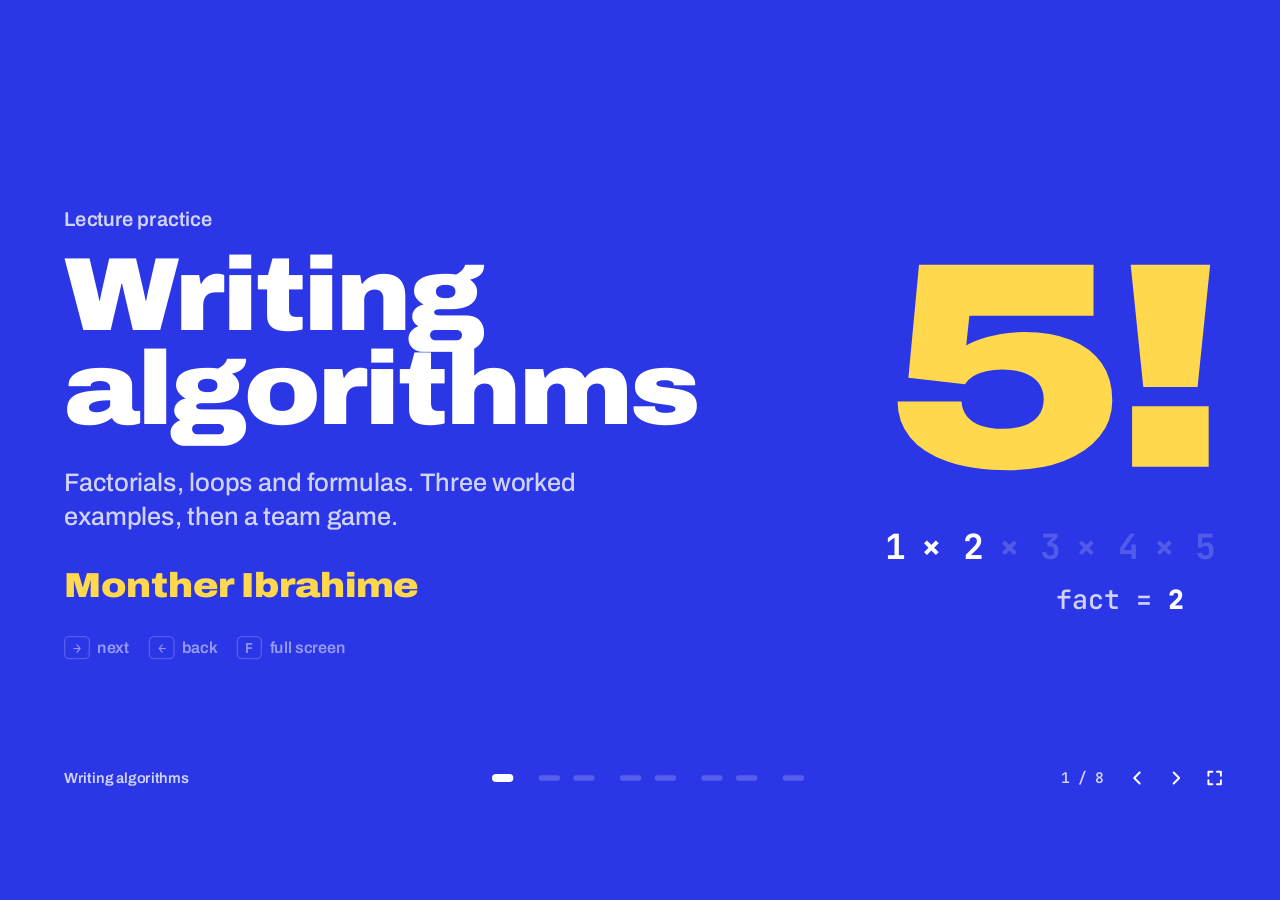
<file: index.html>
<!doctype html>
<html lang="en">
<head>
  <meta charset="utf-8">
  <meta name="viewport" content="width=device-width, initial-scale=1">
  <title>Writing Algorithms</title>
  <meta name="description" content="Lecture slides: three worked algorithm examples (factorials, loops and formulas), each shown as a question and then a solution, followed by a team game.">
  <link rel="icon" href="data:image/svg+xml,%3Csvg xmlns='http://www.w3.org/2000/svg' viewBox='0 0 64 64'%3E%3Crect width='64' height='64' rx='14' fill='%232B37E6'/%3E%3Ctext x='32' y='47' text-anchor='middle' font-family='Arial' font-weight='900' font-size='44' fill='%23FFD84D'%3En!%3C/text%3E%3C/svg%3E">
  <link rel="preconnect" href="https://fonts.googleapis.com">
  <link rel="preconnect" href="https://fonts.gstatic.com" crossorigin>
  <link rel="stylesheet" href="https://fonts.googleapis.com/css2?family=Archivo:wdth,wght@62..125,400..900&family=JetBrains+Mono:wght@500;700;800&display=swap">
  <link rel="stylesheet" href="css/style.css">
</head>
<body data-tone="blue">
  <div class="viewport">
    <div class="stage" id="stage" data-tone="blue">

      <main class="slides" id="slides">

        <!-- 1. Cover -->
        <section class="slide slide--cover" data-tone="blue" data-title="Writing algorithms">
          <div class="cover">
            <div class="cover__text">
              <p class="cover__kicker">Lecture practice</p>
              <h1 class="cover__title">Writing algorithms</h1>
              <p class="cover__lead">Factorials, loops and formulas. Three worked examples, then a team game.</p>
              <p class="cover__author">Monther Ibrahime</p>
              <p class="cover__keys"><kbd>→</kbd> next <kbd>←</kbd> back <kbd>F</kbd> full screen</p>
            </div>
            <div class="cover__hero" aria-label="5 factorial equals 1 times 2 times 3 times 4 times 5, which is 120">
              <p class="hero__fact" aria-hidden="true">5!</p>
              <p class="hero__expand" aria-hidden="true">
                <span>1</span><span>× 2</span><span>× 3</span><span>× 4</span><span>× 5</span>
              </p>
              <p class="hero__total" aria-hidden="true">fact = <b id="hero-total">120</b></p>
            </div>
          </div>
        </section>

        <!-- 2. Example 1: question -->
        <section class="slide slide--question" data-tone="yellow" data-title="Example 1: question">
          <div class="q">
            <div class="q__main">
              <p class="q__tag">Example 1 <span>of 3</span></p>
              <h2 class="q__text">Write an algorithm to calculate the factorial of any number N the user enters.</h2>
              <p class="q__check">Test your answer: when N = 5 it should print <b>120</b>.</p>
              <details class="q__hint">
                <summary>Show a hint</summary>
                <p>Keep a counter i that goes 1, 2, 3 … up to N, and multiply fact by i each time.</p>
              </details>
            </div>
            <div class="timer" data-timer></div>
          </div>
        </section>

        <!-- 3. Example 1: solution -->
        <section class="slide slide--solution" data-tone="blue" data-title="Example 1: solution">
          <div class="sol" data-example="1"></div>
        </section>

        <!-- 4. Example 2: question -->
        <section class="slide slide--question" data-tone="yellow" data-title="Example 2: question">
          <div class="q">
            <div class="q__main">
              <p class="q__tag">Example 2 <span>of 3</span></p>
              <h2 class="q__text">Write an algorithm that calculates</h2>
              <p class="q__formula">y = 4! × 5!</p>
              <p class="q__check">Test your answer: it should print <b>2880</b>.</p>
              <details class="q__hint">
                <summary>Show a hint</summary>
                <p>You only need one loop. Once you have 4!, notice that 5! = 5 × 4!.</p>
              </details>
            </div>
            <div class="timer" data-timer></div>
          </div>
        </section>

        <!-- 5. Example 2: solution -->
        <section class="slide slide--solution" data-tone="blue" data-title="Example 2: solution">
          <div class="sol" data-example="2"></div>
        </section>

        <!-- 6. Example 3: question -->
        <section class="slide slide--question" data-tone="yellow" data-title="Example 3: question">
          <div class="q">
            <div class="q__main">
              <p class="q__tag">Example 3 <span>of 3</span></p>
              <h2 class="q__text">Write an algorithm to calculate</h2>
              <p class="q__formula">y = 4X! + Z²</p>
              <p class="q__check">The user enters X and Z. Test your answer: X = 2 and Z = 3 should print <b>17</b>.</p>
              <details class="q__hint">
                <summary>Show a hint</summary>
                <p>Work out X! with a loop first. Then put it into the formula.</p>
              </details>
            </div>
            <div class="timer" data-timer></div>
          </div>
        </section>

        <!-- 7. Example 3: solution -->
        <section class="slide slide--solution" data-tone="blue" data-title="Example 3: solution">
          <div class="sol" data-example="3"></div>
        </section>

        <!-- 8. Game -->
        <section class="slide slide--game" data-tone="navy" data-title="Factorial Face-off">
          <div class="gs">
            <div class="gs__intro">
              <p class="gs__kicker">End of lecture game</p>
              <h2 class="gs__title">Factorial Face&#8209;off</h2>
              <ul class="gs__rules">
                <li>12 questions about today's three algorithms.</li>
                <li>Teams take turns. Each turn has 30 seconds.</li>
                <li>A right answer scores 100 points, plus up to 50 for speed.</li>
                <li>Miss it, and the next team can steal it for 50.</li>
              </ul>
            </div>
            <form class="setup" id="game-setup" autocomplete="off">
              <p class="setup__label" id="team-count-label">How many teams?</p>
              <div class="seg" role="radiogroup" aria-labelledby="team-count-label" id="team-count"></div>
              <div class="setup__teams" id="team-names"></div>
              <div class="setup__actions">
                <button type="submit" class="btn btn--go" id="game-start">Start the game</button>
                <button type="button" class="btn btn--line" id="game-resume" hidden>Resume game</button>
              </div>
            </form>
          </div>
        </section>

      </main>

      <footer class="bar" id="bar">
        <p class="bar__title">Writing algorithms</p>
        <nav class="progress" id="progress" aria-label="Slides"></nav>
        <div class="bar__tools">
          <p class="bar__count" id="count" aria-live="polite">1 / 8</p>
          <button class="icon-btn" type="button" data-act="prev" aria-label="Previous slide">
            <svg viewBox="0 0 24 24" aria-hidden="true"><path d="M15 5l-7 7 7 7"/></svg>
          </button>
          <button class="icon-btn" type="button" data-act="next" aria-label="Next">
            <svg viewBox="0 0 24 24" aria-hidden="true"><path d="M9 5l7 7-7 7"/></svg>
          </button>
          <button class="icon-btn" type="button" data-act="full" aria-label="Full screen">
            <svg viewBox="0 0 24 24" aria-hidden="true"><path d="M4 9V4h5M20 9V4h-5M4 15v5h5M20 15v5h-5"/></svg>
          </button>
        </div>
      </footer>

      <div class="game" id="game" hidden></div>
    </div>
  </div>

  <script src="js/sound.js"></script>
  <script src="js/examples.js"></script>
  <script src="js/solution.js"></script>
  <script src="js/questions.js"></script>
  <script src="js/game.js"></script>
  <script src="js/deck.js"></script>
</body>
</html>
</file>
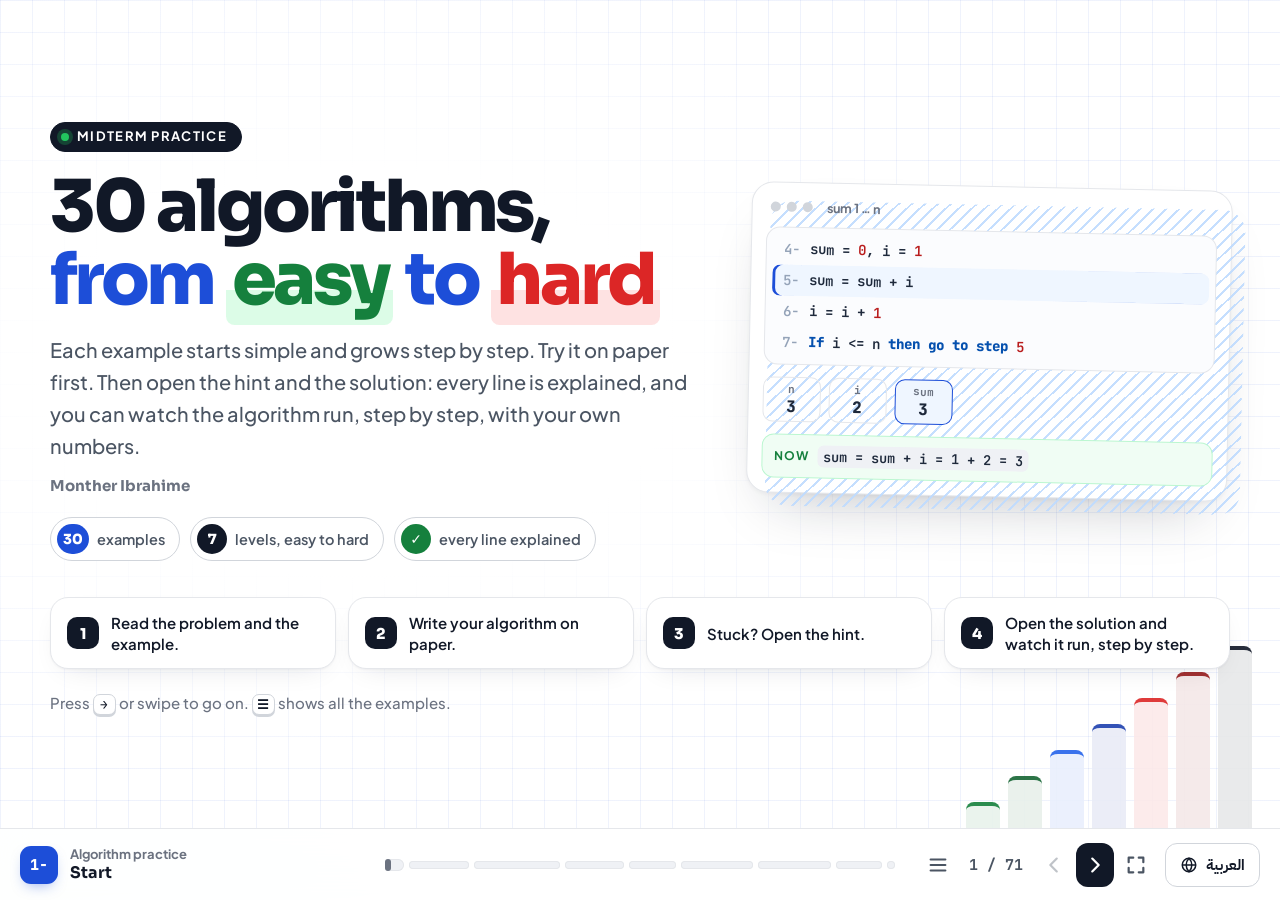
<file: algorithm-examples/index.html>
<!doctype html>
<html lang="en" dir="ltr">
<head>
  <meta charset="utf-8">
  <meta name="viewport" content="width=device-width, initial-scale=1, viewport-fit=cover">
  <title>Algorithm Practice</title>
  <meta name="description" content="30 algorithm examples for the midterm, as slides, from the easiest to the hardest. Every solution is explained line by line, and you can watch it run step by step with your own numbers.">
  <meta name="theme-color" content="#f4f6fb">
  <meta name="color-scheme" content="light">
  <link rel="icon" href="data:image/svg+xml,%3Csvg xmlns='http://www.w3.org/2000/svg' viewBox='0 0 64 64'%3E%3Crect width='64' height='64' rx='16' fill='%231d4ed8'/%3E%3Ctext x='32' y='42' text-anchor='middle' font-family='monospace' font-weight='700' font-size='24' fill='%23ffffff'%3E1-%3C/text%3E%3C/svg%3E">
  <link rel="preconnect" href="https://fonts.googleapis.com">
  <link rel="preconnect" href="https://fonts.gstatic.com" crossorigin>
  <link rel="stylesheet" href="https://fonts.googleapis.com/css2?family=IBM+Plex+Sans+Arabic:wght@400;500;600;700&family=JetBrains+Mono:wght@400;500;600;700;800&family=Noto+Kufi+Arabic:wght@500..800&family=Plus+Jakarta+Sans:wght@400..800&family=Sora:wght@400..800&display=swap">
  <link rel="stylesheet" href="css/style.css?v=3">
</head>
<body>
  <div class="deck">
    <main class="slides" id="slides">

      <!-- 1. Cover -->
      <section class="slide slide--cover" id="s-start" data-section="start">
        <div class="cover__stairs" aria-hidden="true"><span style="--k:1"></span><span style="--k:2"></span><span style="--k:3"></span><span style="--k:4"></span><span style="--k:5"></span><span style="--k:6"></span><span style="--k:7"></span></div>
        <div class="slide__in cover">
          <div class="cover__grid">
            <div class="cover__text">
              <p class="kicker"><span class="kicker__dot" aria-hidden="true"></span><span data-i18n="hero.kicker">Midterm practice</span></p>
              <h1 class="cover__title" data-i18n="hero.title">30 algorithms,<br><span>from <em class="t-easy">easy</em> to <em class="t-hard">hard</em></span></h1>
              <p class="cover__lead" data-i18n="hero.lead">Each example starts simple and grows step by step. Try it on paper first. Then open the hint and the solution: every line is explained, and you can watch the algorithm run, step by step, with your own numbers.</p>
              <p class="cover__author">Monther Ibrahime</p>
              <ul class="cover__facts">
                <li><b>30</b><span data-i18n="cover.f1">examples</span></li>
                <li><b>7</b><span data-i18n="cover.f2">levels, easy to hard</span></li>
                <li><b>✓</b><span data-i18n="cover.f3">every line explained</span></li>
              </ul>
            </div>

            <!-- A picture of the "Watch it run" player (decoration only). -->
            <div class="mock" aria-hidden="true">
              <div class="mock__bar"><span></span><span></span><span></span><b>sum 1 … n</b></div>
              <ol class="mock__alg">
                <li><i>4-</i><code>sum = <em class="n">0</em>, i = <em class="n">1</em></code></li>
                <li class="is-now"><i>5-</i><code>sum = sum + i</code></li>
                <li><i>6-</i><code>i = i + <em class="n">1</em></code></li>
                <li><i>7-</i><code><em class="k">If</em> i &lt;= n <em class="k">then</em> <em class="k">go to step</em> <em class="n">5</em></code></li>
              </ol>
              <div class="mock__vars">
                <span><small>n</small>3</span><span><small>i</small>2</span><span class="is-new"><small>sum</small>3</span>
              </div>
              <p class="mock__say"><b data-i18n="mock.says">Now</b><code>sum = sum + i = 1 + 2 = 3</code></p>
            </div>
          </div>

          <ol class="how">
            <li><b>1</b><span data-i18n="how.1">Read the problem and the example.</span></li>
            <li><b>2</b><span data-i18n="how.2">Write your algorithm on paper.</span></li>
            <li><b>3</b><span data-i18n="how.3">Stuck? Open the hint.</span></li>
            <li><b>4</b><span data-i18n="how.4">Open the solution and watch it run, step by step.</span></li>
          </ol>
          <p class="cover__keys" data-i18n="cover.keys">Press <kbd>→</kbd> or swipe to go on. <kbd>☰</kbd> shows all the examples.</p>
        </div>
      </section>

      <!-- 2. Levels -->
      <section class="slide" id="s-levels" data-title-key="levels.title" data-section="start">
        <div class="slide__in levels">
          <p class="kicker"><span class="kicker__dot" aria-hidden="true"></span><span data-i18n="levels.kicker">7 levels</span></p>
          <h2 class="h2" data-i18n="levels.title">Pick a level</h2>
          <p class="lead" data-i18n="levels.sub">Each step is a little harder than the one before. Start at level 1, or jump to the level you need.</p>
          <div class="ladder" id="ladder" role="group" data-i18n-label="levels.filter" aria-label="Go to a level"></div>
          <div class="levels__progress">
            <span class="meter"><span class="meter__fill" data-solved-fill></span></span>
            <span data-solved-text></span>
          </div>
        </div>
      </section>

      <!-- 3. How we write algorithms -->
      <section class="slide" id="s-rules" data-title-key="rules.title" data-section="start">
        <div class="slide__in rules">
          <p class="kicker"><span class="kicker__dot" aria-hidden="true"></span><span data-i18n="rules.kicker">Before you start</span></p>
          <h2 class="h2" data-i18n="rules.title">How we write algorithms</h2>
          <p class="lead" data-i18n="rules.sub">The words and signs you need for the midterm.</p>
          <div class="rules__grid">
            <div class="rule"><code>Start</code> · <code>End</code><p data-i18n="rules.start">The first step and the last step.</p></div>
            <div class="rule"><code>Declare a, b, sum</code><p data-i18n="rules.declare">Name the variables you will use.</p></div>
            <div class="rule"><code>Input a, b</code><p data-i18n="rules.input">Read values from the user, in this order.</p></div>
            <div class="rule"><code>Print sum, avg</code><p data-i18n="rules.print">Show values. Text goes in quotes: <code>Print "even"</code>.</p></div>
            <div class="rule"><code>sum = a + b</code><p data-i18n="rules.assign"><code>=</code> gives a value to the variable on the left.</p></div>
            <div class="rule"><code>==  !=  &gt;  &lt;  &gt;=  &lt;=</code><p data-i18n="rules.compare">Compare two values. The answer is yes or no.</p></div>
            <div class="rule"><code>n mod 2</code><p data-i18n="rules.mod">The remainder after dividing: <code>7 mod 2 = 1</code>, <code>8 mod 2 = 0</code>.</p></div>
            <div class="rule"><code>and</code> · <code>or</code><p data-i18n="rules.andor"><code>and</code>: both must be true. <code>or</code>: one is enough.</p></div>
            <div class="rule rule--wide"><code>If n &gt; 0 then Print "positive"<br>else Print "not positive"</code><p data-i18n="rules.if">A decision: only one of the two parts runs.</p></div>
            <div class="rule rule--wide"><code>If i &lt;= n then go to step 5</code><p data-i18n="rules.loop">A loop: while the answer is yes, jump back and repeat. Change the counter (<code>i = i + 1</code>) before this line, or the loop never ends.</p></div>
            <div class="rule rule--wide"><code>Print new line</code><p data-i18n="rules.newline">Go down to the next line. In the drawing examples (level 7), Print stays on the same line until Print new line, like in Lecture 3.</p></div>
          </div>
        </div>
      </section>

      <!-- The level and example slides are added here by app.js. -->

      <!-- Last slide -->
      <section class="slide slide--end" id="s-end" data-title-key="where.end" data-section="end">
        <div class="slide__in end">
          <p class="end__mark" aria-hidden="true">★</p>
          <h2 class="h2" data-i18n="foot.luck">Good luck in the midterm!</h2>
          <p class="lead" data-i18n="end.lead">You reached the end. Open the list to go back to any example, or start again from level 1.</p>
          <div class="levels__progress">
            <span class="meter"><span class="meter__fill" data-solved-fill></span></span>
            <span data-solved-text></span>
          </div>
          <div class="end__actions">
            <button type="button" class="btn btn--main" data-act="menu"><svg viewBox="0 0 24 24" aria-hidden="true"><path d="M4 6h16M4 12h16M4 18h16"/></svg><span data-i18n="nav.menu">All examples</span></button>
            <button type="button" class="btn btn--soft" data-go-slide="s-level-1"><span data-i18n="end.again">Start again from level 1</span></button>
          </div>
          <p class="end__links">
            <a href="../">Lecture 1</a> · <a href="../lecture-2/">Lecture 2</a> · <a href="../lecture-3/">Lecture 3</a> · <a href="../lecture-4/">Python Lab 1</a>
          </p>
        </div>
      </section>
    </main>

    <!-- Bottom bar (the lecture layout) -->
    <footer class="bar" id="bar">
      <div class="bar__left">
        <span class="brand__mark" aria-hidden="true">1-</span>
        <p class="bar__where"><b data-i18n="top.brand">Algorithm practice</b><span id="where"></span></p>
      </div>
      <nav class="track" id="track" aria-label="Parts"></nav>
      <div class="bar__tools">
        <button class="icon-btn icon-btn--menu" type="button" data-act="menu" aria-label="All examples" data-i18n-label="nav.menu" aria-haspopup="dialog">
          <svg viewBox="0 0 24 24" aria-hidden="true"><path d="M4 6h16M4 12h16M4 18h16"/></svg>
        </button>
        <p class="bar__count" id="count" aria-live="polite"></p>
        <button class="icon-btn" type="button" data-act="prev" aria-label="Previous slide" data-i18n-label="nav.prev">
          <svg viewBox="0 0 24 24" aria-hidden="true"><path d="M15 5l-7 7 7 7"/></svg>
        </button>
        <button class="icon-btn icon-btn--next" type="button" data-act="next" aria-label="Next slide" data-i18n-label="nav.next">
          <svg viewBox="0 0 24 24" aria-hidden="true"><path d="M9 5l7 7-7 7"/></svg>
        </button>
        <button class="icon-btn icon-btn--full" type="button" data-act="full" aria-label="Full screen" data-i18n-label="nav.full">
          <svg viewBox="0 0 24 24" aria-hidden="true"><path d="M4 9V4h5M20 9V4h-5M4 15v5h5M20 15v5h-5"/></svg>
        </button>
        <button class="lang-btn" type="button" data-act="lang" aria-label="Show the page in Arabic" data-i18n-label="lang.label">
          <svg viewBox="0 0 24 24" aria-hidden="true"><circle cx="12" cy="12" r="9"/><path d="M3 12h18M12 3c2.5 2.6 3.8 5.6 3.8 9s-1.3 6.4-3.8 9c-2.5-2.6-3.8-5.6-3.8-9S9.5 5.6 12 3z"/></svg>
          <span data-i18n="lang.switch">العربية</span>
        </button>
      </div>
    </footer>

    <!-- "All examples" list -->
    <div class="menu" id="menu" hidden>
      <div class="menu__backdrop" data-act="close"></div>
      <div class="menu__box" role="dialog" aria-modal="true" aria-labelledby="menu-title">
        <div class="menu__head">
          <div>
            <h2 class="menu__title" id="menu-title" data-i18n="menu.title">All examples</h2>
            <div class="levels__progress">
              <span class="meter"><span class="meter__fill" data-solved-fill></span></span>
              <span data-solved-text></span>
            </div>
          </div>
          <button type="button" class="icon-btn" data-act="close" aria-label="Close" data-i18n-label="menu.close">
            <svg viewBox="0 0 24 24" aria-hidden="true"><path d="M6 6l12 12M18 6L6 18"/></svg>
          </button>
        </div>
        <div class="menu__body" id="menu-body"></div>
      </div>
    </div>
  </div>

  <script src="js/i18n.js?v=3"></script>
  <script src="js/examples.js?v=3"></script>
  <script src="js/explain.js?v=3"></script>
  <script src="js/app.js?v=3"></script>
</body>
</html>
</file>
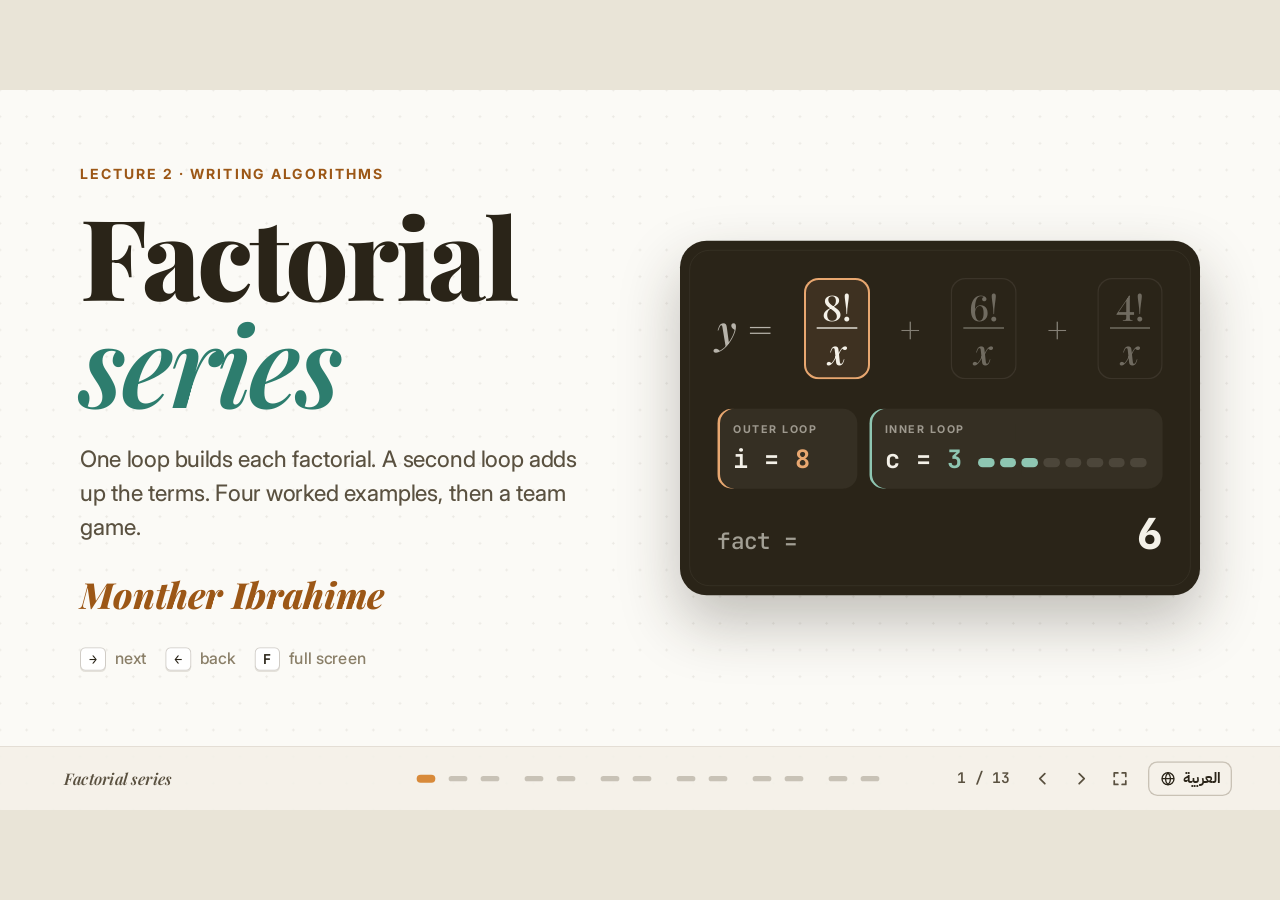
<file: lecture-2/index.html>
<!doctype html>
<html lang="en" dir="ltr">
<head>
  <meta charset="utf-8">
  <meta name="viewport" content="width=device-width, initial-scale=1">
  <title>Factorial Series</title>
  <meta name="description" content="Lecture 2 slides: four worked algorithms for factorial series, where one loop builds each factorial and a second loop adds up the terms, followed by a team game.">
  <meta name="theme-color" content="#fbfaf6">
  <link rel="icon" href="data:image/svg+xml,%3Csvg xmlns='http://www.w3.org/2000/svg' viewBox='0 0 64 64'%3E%3Crect width='64' height='64' rx='16' fill='%232a2418'/%3E%3Ctext x='32' y='45' text-anchor='middle' font-family='Georgia,serif' font-style='italic' font-weight='700' font-size='36' fill='%23e8a770'%3En!%3C/text%3E%3C/svg%3E">
  <link rel="preconnect" href="https://fonts.googleapis.com">
  <link rel="preconnect" href="https://fonts.gstatic.com" crossorigin>
  <link rel="stylesheet" href="https://fonts.googleapis.com/css2?family=IBM+Plex+Sans+Arabic:wght@400;500;600;700&family=Inter:wght@400..800&family=JetBrains+Mono:wght@500;700;800&family=Noto+Naskh+Arabic:wght@500..700&family=Playfair+Display:ital,wght@0,500..900;1,500..900&display=swap">
  <link rel="stylesheet" href="css/style.css?v=3">
</head>
<body>
  <div class="viewport">
    <div class="stage" id="stage">

      <main class="slides" id="slides">

        <!-- 1. Cover -->
        <section class="slide slide--cover" data-title="Factorial series">
          <div class="cover">
            <div class="cover__text">
              <p class="kicker" data-i18n="cover.kicker">Lecture 2 · Writing algorithms</p>
              <h1 class="cover__title">Factorial <em>series</em></h1>
              <p class="cover__lead" data-i18n="cover.lead">One loop builds each factorial. A second loop adds up the terms. Four worked examples, then a team game.</p>
              <p class="cover__author">Monther Ibrahime</p>
              <p class="cover__keys" data-i18n="cover.keys"><kbd>→</kbd> next <kbd>←</kbd> back <kbd>F</kbd> full screen</p>
            </div>
            <div class="hero" aria-label="y equals 8 factorial over x, plus 6 factorial over x, plus 4 factorial over x. An outer loop moves i from 8 to 6 to 4, and an inner loop builds each factorial.">
              <div class="hero__top" aria-hidden="true">
                <span class="hero__y"><i>y</i> =</span>
                <span class="hero__term is-done" data-term="8"><span class="frac"><span>8!</span><span><i>x</i></span></span></span>
                <span class="hero__plus">+</span>
                <span class="hero__term is-done" data-term="6"><span class="frac"><span>6!</span><span><i>x</i></span></span></span>
                <span class="hero__plus">+</span>
                <span class="hero__term is-done" data-term="4"><span class="frac"><span>4!</span><span><i>x</i></span></span></span>
              </div>
              <div class="hero__loops" aria-hidden="true">
                <div class="hero__loop hero__loop--outer">
                  <p class="hero__tag">Outer loop</p>
                  <p class="hero__val">i = <b id="hero-i">4</b></p>
                </div>
                <div class="hero__loop hero__loop--inner">
                  <p class="hero__tag">Inner loop</p>
                  <p class="hero__val">c = <b id="hero-c">4</b></p>
                  <div class="hero__cells" id="hero-cells"></div>
                </div>
              </div>
              <p class="hero__fact" aria-hidden="true">fact = <b id="hero-fact">24</b></p>
            </div>
          </div>
        </section>

        <!-- 2. Goals -->
        <section class="slide slide--goals" data-title="Today's goals">
          <div class="goals">
            <header>
              <p class="kicker" data-i18n="goals.kicker">Today's goals</p>
              <h2 class="h2" data-i18n="goals.title">What will we learn today?</h2>
            </header>
            <div class="goals__body">
              <div class="remind">
                <p class="remind__tag" data-i18n="goals.remindTag">Quick reminder</p>
                <h3 data-i18n="goals.remindTitle">What is a factorial?</h3>
                <p class="remind__text" data-i18n="goals.remindText">Multiply all the numbers from 1 up to the number.</p>
                <p class="remind__eq">4! = 1 × 2 × 3 × 4 = <b>24</b></p>
                <p class="remind__eq">5! = 1 × 2 × 3 × 4 × 5 = <b>120</b></p>
                <p class="remind__note" data-i18n="goals.remindNote">In Lecture 1 we found <b>one</b> factorial with a loop. Today we find <b>several</b> and add them up.</p>
              </div>
              <ol class="goal-list">
                <li>
                  <span class="goal__n">1</span>
                  <div>
                    <h3 data-i18n="goals.1title">Add factorials together</h3>
                    <p data-i18n="goals.1text">Work out sums like 8! + 6! + 4!, one part at a time.</p>
                  </div>
                </li>
                <li>
                  <span class="goal__n">2</span>
                  <div>
                    <h3 data-i18n="goals.2title">Use two loops</h3>
                    <p data-i18n="goals.2text">One loop finds a factorial. A second loop moves on to the next one.</p>
                  </div>
                </li>
                <li>
                  <span class="goal__n">3</span>
                  <div>
                    <h3 data-i18n="goals.3title">Start fresh each time</h3>
                    <p data-i18n="goals.3text">Before the next factorial, set <code>fact</code> back to 1.</p>
                  </div>
                </li>
              </ol>
            </div>
          </div>
        </section>

        <!-- 3. The big idea -->
        <section class="slide slide--pattern" data-title="The big idea">
          <div class="pattern">
            <header>
              <p class="kicker" data-i18n="idea.kicker">The big idea</p>
              <h2 class="h2" data-i18n="idea.title">A loop inside a loop</h2>
              <p class="pattern__lead" data-i18n="idea.lead">To work out <b>y = 8! + 6! + 4!</b>, we do the same thing for each number:</p>
            </header>
            <div class="walk">
              <p class="walk__tag" data-i18n="idea.tag">Outer loop: i = 8, then 6, then 4</p>
              <ol class="walk__rows">
                <li style="--n: 0"><span class="walk__i">i = 8</span><span class="walk__inner">1 × 2 × 3 × 4 × 5 × 6 × 7 × 8</span><span class="walk__eq">= 40,320</span><span class="walk__add" data-i18n="idea.add">add to y</span></li>
                <li style="--n: 1"><span class="walk__i">i = 6</span><span class="walk__inner">1 × 2 × 3 × 4 × 5 × 6</span><span class="walk__eq">= 720</span><span class="walk__add" data-i18n="idea.add">add to y</span></li>
                <li style="--n: 2"><span class="walk__i">i = 4</span><span class="walk__inner">1 × 2 × 3 × 4</span><span class="walk__eq">= 24</span><span class="walk__add" data-i18n="idea.add">add to y</span></li>
              </ol>
              <p class="walk__total">y = 40,320 + 720 + 24 = <b>41,064</b></p>
            </div>
            <div class="legend">
              <p><span class="legend__dot legend__dot--inner" aria-hidden="true"></span><span data-i18n="idea.inner"><b>Inner loop</b> multiplies 1 × 2 × 3 … to find one factorial.</span></p>
              <p><span class="legend__dot legend__dot--outer" aria-hidden="true"></span><span data-i18n="idea.outer"><b>Outer loop</b> moves to the next number and starts again with fact = 1.</span></p>
            </div>
          </div>
        </section>

        <!-- 4. Example 1: question -->
        <section class="slide slide--question" data-title="Example 1: question">
          <div class="q">
            <div class="q__main">
              <p class="kicker" data-i18n="q.kicker1">Example 1 <span>of 4</span></p>
              <h2 class="q__text" data-i18n="q.write">Write an algorithm to calculate</h2>
              <p class="q__formula" data-formula="1"></p>
              <div class="q__check">
                <p class="q__label" data-i18n="q.test">Test your answer</p>
                <p data-i18n="q.check1">The user enters x. When x = 2 it should print <b>20,532</b>.</p>
              </div>
              <details class="q__hint">
                <summary data-i18n="q.hint">Show a hint</summary>
                <p data-i18n="q.hint1">Use the factorial loop from Lecture 1 for each term. After adding fact / x to y, lower i by 2 and reset fact and c.</p>
              </details>
            </div>
            <div class="timer" data-timer></div>
          </div>
        </section>

        <!-- 5. Example 1: solution -->
        <section class="slide slide--solution" data-title="Example 1: solution">
          <div class="sol" data-example="1"></div>
        </section>

        <!-- 6. Example 2: question -->
        <section class="slide slide--question" data-title="Example 2: question">
          <div class="q">
            <div class="q__main">
              <p class="kicker" data-i18n="q.kicker2">Example 2 <span>of 4</span></p>
              <h2 class="q__text" data-i18n="q.write">Write an algorithm to calculate</h2>
              <p class="q__formula" data-formula="2"></p>
              <div class="q__check">
                <p class="q__label" data-i18n="q.test">Test your answer</p>
                <p data-i18n="q.check2">No input this time. It should print <b>13</b>.</p>
              </div>
              <details class="q__hint">
                <summary data-i18n="q.hint">Show a hint</summary>
                <p data-i18n="q.hint2">The first three terms all look like x! / (x − 1)! for x = 6, 4, 2. And x! / x is (x − 1)!.</p>
              </details>
            </div>
            <div class="timer" data-timer></div>
          </div>
        </section>

        <!-- 7. Example 2: solution -->
        <section class="slide slide--solution" data-title="Example 2: solution">
          <div class="sol" data-example="2"></div>
        </section>

        <!-- 8. Example 3: question -->
        <section class="slide slide--question" data-title="Example 3: question">
          <div class="q">
            <div class="q__main">
              <p class="kicker" data-i18n="q.kicker3">Example 3 <span>of 4</span></p>
              <h2 class="q__text" data-i18n="q.write">Write an algorithm to calculate</h2>
              <p class="q__formula" data-formula="3"></p>
              <div class="q__check">
                <p class="q__label" data-i18n="q.test">Test your answer</p>
                <p data-i18n="q.check3">No input this time. It should print <b>146,313,820,848</b>.</p>
              </div>
              <details class="q__hint">
                <summary data-i18n="q.hint">Show a hint</summary>
                <p data-i18n="q.hint3">Each term is i! × (i + 2)! for i = 2, 5, 8. Once you have i!, multiply by (i + 1) and (i + 2) to get (i + 2)!.</p>
              </details>
            </div>
            <div class="timer" data-timer></div>
          </div>
        </section>

        <!-- 9. Example 3: solution -->
        <section class="slide slide--solution" data-title="Example 3: solution">
          <div class="sol" data-example="3"></div>
        </section>

        <!-- 10. Example 4: question -->
        <section class="slide slide--question" data-title="Example 4: question">
          <div class="q">
            <div class="q__main">
              <p class="kicker" data-i18n="q.kicker4">Example 4 <span>of 4</span></p>
              <h2 class="q__text" data-i18n="q.write">Write an algorithm to calculate</h2>
              <p class="q__formula" data-formula="4"></p>
              <div class="q__check">
                <p class="q__label" data-i18n="q.test">Test your answer</p>
                <p data-i18n="q.check4">The user enters x, and 7x! means 7 × x!. When x = 7 it should print <b>6,093</b>.</p>
              </div>
              <details class="q__hint">
                <summary data-i18n="q.hint">Show a hint</summary>
                <p data-i18n="q.hint4">x! is the same in every term, so work it out once. Then loop over d = 3, 5, 7 while the multiplier goes 7, 5, 3.</p>
              </details>
            </div>
            <div class="timer" data-timer></div>
          </div>
        </section>

        <!-- 11. Example 4: solution -->
        <section class="slide slide--solution" data-title="Example 4: solution">
          <div class="sol" data-example="4"></div>
        </section>

        <!-- 12. Wrap-up -->
        <section class="slide slide--recap" data-title="Wrap-up">
          <div class="recap">
            <header>
              <p class="kicker" data-i18n="recap.kicker">Wrap-up</p>
              <h2 class="h2" data-i18n="recap.title">Four things to remember</h2>
            </header>
            <ol class="recap__list">
              <li><span class="recap__n">1</span><div><h3 data-i18n="recap.1title">The inner loop builds a factorial</h3><p data-i18n="recap.1text"><code>fact = fact * c</code>, <code>c = c + 1</code>, repeat while <code>c &lt;= i</code>.</p></div></li>
              <li><span class="recap__n">2</span><div><h3 data-i18n="recap.2title">The outer loop moves to the next term</h3><p data-i18n="recap.2text">Change the counter, then reset <code>fact = 1</code> and <code>c = 1</code> before the next factorial.</p></div></li>
              <li><span class="recap__n">3</span><div><h3 data-i18n="recap.3title">The step follows the series</h3><p data-i18n="recap.3text"><code>i − 2</code> for 8, 6, 4 · <code>i + 3</code> for 2, 5, 8 · <code>d + 2</code> for 3, 5, 7.</p></div></li>
              <li><span class="recap__n">4</span><div><h3 data-i18n="recap.4title">Reuse what you already have</h3><p data-i18n="recap.4text">(i + 2)! comes from i! in Example 3. x! is worked out only once in Example 4.</p></div></li>
            </ol>
            <p class="recap__next" data-i18n="recap.next">Up next: <b>Series Showdown</b>, the team game. <kbd>→</kbd></p>
          </div>
        </section>

        <!-- 13. Game -->
        <section class="slide slide--game" data-title="Series Showdown">
          <div class="gs">
            <div class="gs__intro">
              <p class="kicker" data-i18n="gs.kicker">End of lecture game</p>
              <h2 class="gs__title">Series <em>Showdown</em></h2>
              <ul class="gs__rules">
                <li data-i18n="gs.rule1">12 easy questions about today's lecture.</li>
                <li data-i18n="gs.rule2">Teams take turns. Each turn has 30 seconds.</li>
                <li data-i18n="gs.rule3">A right answer scores 100 points, plus up to 50 for speed.</li>
                <li data-i18n="gs.rule4">Miss it, and the next team can steal it for 50.</li>
              </ul>
            </div>
            <form class="setup" id="game-setup" autocomplete="off">
              <p class="setup__label" id="team-count-label" data-i18n="gs.teams">How many teams?</p>
              <div class="seg" role="radiogroup" aria-labelledby="team-count-label" id="team-count"></div>
              <div class="setup__teams" id="team-names"></div>
              <div class="setup__actions">
                <button type="submit" class="btn btn--accent btn--big" id="game-start" data-i18n="gs.start">Start the game</button>
                <button type="button" class="btn btn--line btn--big" id="game-resume" data-i18n="gs.resume" hidden>Resume game</button>
              </div>
            </form>
          </div>
        </section>

      </main>

      <footer class="bar" id="bar">
        <p class="bar__title">Factorial series</p>
        <nav class="progress" id="progress" aria-label="Slides"></nav>
        <div class="bar__tools">
          <p class="bar__count" id="count" aria-live="polite">1 / 13</p>
          <button class="icon-btn" type="button" data-act="prev" aria-label="Previous slide" data-i18n-label="nav.prev">
            <svg viewBox="0 0 24 24" aria-hidden="true"><path d="M15 5l-7 7 7 7"/></svg>
          </button>
          <button class="icon-btn" type="button" data-act="next" aria-label="Next" data-i18n-label="nav.next">
            <svg viewBox="0 0 24 24" aria-hidden="true"><path d="M9 5l7 7-7 7"/></svg>
          </button>
          <button class="icon-btn" type="button" data-act="full" aria-label="Full screen" data-i18n-label="nav.full">
            <svg viewBox="0 0 24 24" aria-hidden="true"><path d="M4 9V4h5M20 9V4h-5M4 15v5h5M20 15v5h-5"/></svg>
          </button>
          <button class="lang-btn" type="button" data-act="lang" aria-label="Show the slides in Arabic" data-i18n-label="lang.label">
            <svg viewBox="0 0 24 24" aria-hidden="true"><circle cx="12" cy="12" r="9"/><path d="M3 12h18M12 3c2.5 2.6 3.8 5.6 3.8 9s-1.3 6.4-3.8 9c-2.5-2.6-3.8-5.6-3.8-9S9.5 5.6 12 3z"/></svg>
            <span data-i18n="lang.switch">العربية</span>
          </button>
        </div>
      </footer>

      <div class="game" id="game" hidden></div>
    </div>
  </div>

  <script src="js/i18n.js?v=3"></script>
  <script src="js/sound.js?v=3"></script>
  <script src="js/examples.js?v=3"></script>
  <script src="js/solution.js?v=3"></script>
  <script src="js/questions.js?v=3"></script>
  <script src="js/game.js?v=3"></script>
  <script src="js/deck.js?v=3"></script>
</body>
</html>
</file>
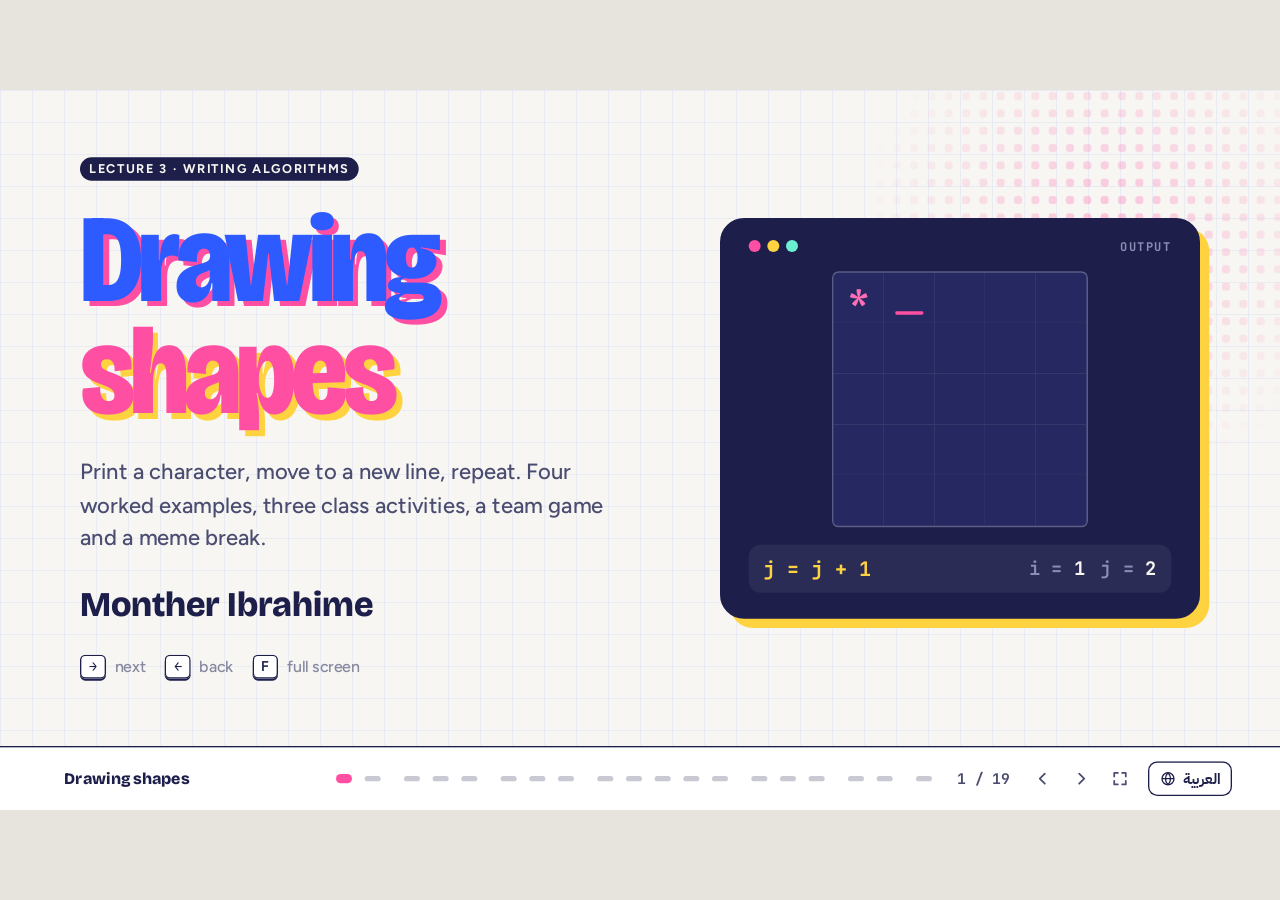
<file: lecture-3/index.html>
<!doctype html>
<html lang="en" dir="ltr">
<head>
  <meta charset="utf-8">
  <meta name="viewport" content="width=device-width, initial-scale=1">
  <title>Drawing Shapes</title>
  <meta name="description" content="Lecture 3 slides: drawing shapes with loops (print, New line, mod and a loop inside a loop), with three worked examples, three class activities, a team game and a meme break.">
  <meta name="theme-color" content="#f7f6f2">
  <link rel="icon" href="data:image/svg+xml,%3Csvg xmlns='http://www.w3.org/2000/svg' viewBox='0 0 64 64'%3E%3Crect width='64' height='64' rx='16' fill='%231d1f4a'/%3E%3Ctext x='18' y='44' text-anchor='middle' font-family='monospace' font-weight='700' font-size='30' fill='%23ff4fa3'%3E*%3C/text%3E%3Ctext x='42' y='44' text-anchor='middle' font-family='monospace' font-weight='700' font-size='26' fill='%23ffd23f'%3E@%3C/text%3E%3C/svg%3E">
  <link rel="preconnect" href="https://fonts.googleapis.com">
  <link rel="preconnect" href="https://fonts.gstatic.com" crossorigin>
  <link rel="stylesheet" href="https://fonts.googleapis.com/css2?family=Anton&family=Bricolage+Grotesque:opsz,wdth,wght@12..96,75..100,400..800&family=Figtree:wght@400..800&family=IBM+Plex+Sans+Arabic:wght@400;500;600;700&family=JetBrains+Mono:wght@500;700;800&family=Noto+Kufi+Arabic:wght@500..800&display=swap">
  <link rel="stylesheet" href="css/style.css?v=4">
</head>
<body>
  <div class="viewport">
    <div class="stage" id="stage">

      <main class="slides" id="slides">

        <!-- 1. Cover -->
        <section class="slide slide--cover" data-title="Drawing shapes">
          <div class="cover">
            <div class="cover__text">
              <p class="kicker" data-i18n="cover.kicker">Lecture 3 · Writing algorithms</p>
              <h1 class="cover__title"><span class="riso" data-text="Drawing">Drawing</span> <span class="riso riso--b" data-text="shapes">shapes</span></h1>
              <p class="cover__lead" data-i18n="cover.lead">Print a character, move to a new line, repeat. Four worked examples, three class activities, a team game and a meme break.</p>
              <p class="cover__author">Monther Ibrahime</p>
              <p class="cover__keys" data-i18n="cover.keys"><kbd>→</kbd> next <kbd>←</kbd> back <kbd>F</kbd> full screen</p>
            </div>
            <div class="hero" aria-label="A loop prints stars row by row to draw a triangle.">
              <div class="hero__bar" aria-hidden="true"><span></span><span></span><span></span><p>output</p></div>
              <div class="canvas canvas--hero" id="hero-canvas" aria-hidden="true"></div>
              <div class="hero__now" aria-hidden="true">
                <code id="hero-line">Print "*"</code>
                <p><span>i = <b id="hero-i">4</b></span><span>j = <b id="hero-j">4</b></span></p>
              </div>
            </div>
          </div>
        </section>

        <!-- 2. Goals -->
        <section class="slide slide--goals" data-title="Today's goals">
          <div class="goals">
            <header>
              <p class="kicker" data-i18n="goals.kicker">Today's goals</p>
              <h2 class="h2" data-i18n="goals.title">What will we learn today?</h2>
            </header>
            <div class="goals__body">
              <div class="remind">
                <p class="remind__tag" data-i18n="goals.remindTag">Quick reminder</p>
                <h3 data-i18n="goals.remindTitle">Print and New line</h3>
                <p class="remind__text" data-i18n="goals.remindText">Print puts one character on the screen. New line moves down to start the next line.</p>
                <div class="remind__demo">
                  <pre class="remind__code"><span class="kw">Print</span> <span class="str">"*"</span>
<span class="kw">Print</span> <span class="str">"*"</span>
<span class="kw">New line</span>
<span class="kw">Print</span> <span class="str">"*"</span></pre>
                  <span class="remind__arrow" aria-hidden="true">→</span>
                  <div class="canvas" data-rows='["**","*"]' data-cell="64" aria-label="Output: two stars, then one star on the next line"></div>
                </div>
              </div>
              <ol class="goal-list">
                <li>
                  <span class="goal__n">1</span>
                  <div>
                    <h3 data-i18n="goals.1title">Draw a row</h3>
                    <p data-i18n="goals.1text">Print many times with one loop, and draw the steps as a flowchart.</p>
                  </div>
                </li>
                <li>
                  <span class="goal__n">2</span>
                  <div>
                    <h3 data-i18n="goals.2title">Pick a character</h3>
                    <p data-i18n="goals.2text">Use <code>i mod 2</code> to choose between <code>"*"</code> and <code>"@"</code>.</p>
                  </div>
                </li>
                <li>
                  <span class="goal__n">3</span>
                  <div>
                    <h3 data-i18n="goals.3title">Draw rows and columns</h3>
                    <p data-i18n="goals.3text">Use a loop inside a loop: <code>i</code> for the row, <code>j</code> for the place in the row.</p>
                  </div>
                </li>
              </ol>
            </div>
          </div>
        </section>

        <!-- 3. Tool 1: mod -->
        <section class="slide slide--mod" data-title="Tool 1: mod" data-gap>
          <div class="tool">
            <header>
              <p class="kicker" data-i18n="mod.kicker">Tool 1</p>
              <h2 class="h2" data-i18n="mod.title"><code>mod</code> gives the remainder</h2>
              <p class="tool__lead" data-i18n="mod.lead"><code>i mod 2</code> is what is left after you divide <code>i</code> by 2.</p>
            </header>
            <ol class="mods" id="mods" aria-label="i mod 2 for i from 1 to 8"></ol>
            <div class="mod-rules">
              <p class="mod-rule mod-rule--odd"><b data-i18n="mod.odd">Odd number</b><span>→</span><code>i mod 2 = 1</code></p>
              <p class="mod-rule mod-rule--even"><b data-i18n="mod.even">Even number</b><span>→</span><code>i mod 2 = 0</code></p>
            </div>
          </div>
        </section>

        <!-- 4. Example 1: question -->
        <section class="slide slide--question" data-title="Example 1: question">
          <div class="q">
            <div class="q__main">
              <p class="kicker" data-i18n="q.kicker1">Example 1 <span>of 4</span></p>
              <h2 class="q__text" data-i18n="q.write">Write an algorithm that draws this shape</h2>
              <div class="q__shape"><div class="canvas" data-shape="1" data-cell="96"></div></div>
              <div class="q__check">
                <p class="q__label" data-i18n="q.look">Look closely</p>
                <p data-i18n="q.check1">7 characters on one line. Places 1, 3, 5, 7 are <code>*</code> and places 2, 4, 6 are <code>@</code>.</p>
              </div>
              <details class="q__hint">
                <summary data-i18n="q.hint">Show a hint</summary>
                <p data-i18n="q.hint1">Count with <code>i</code> from 1 to 7. Use <code>i mod 2</code> to choose the character.</p>
              </details>
            </div>
            <div class="timer" data-timer></div>
          </div>
        </section>

        <!-- 5. Example 1: solution -->
        <section class="slide slide--solution" data-title="Example 1: solution">
          <div class="sol" data-example="1"></div>
        </section>

        <!-- 6. Tool 2: flowcharts -->
        <section class="slide slide--flow" data-title="Tool 2: flowcharts" data-gap>
          <div class="tool">
            <header>
              <p class="kicker" data-i18n="flow.kicker">Tool 2</p>
              <h2 class="h2" data-i18n="flow.title">Flowcharts</h2>
              <p class="tool__lead" data-i18n="flow.lead">A flowchart shows the steps of an algorithm as shapes joined by arrows. Begin at <b>Start</b> and follow the arrows.</p>
            </header>
            <ul class="fsyms">
              <li class="fsym" style="--n: 0">
                <div class="fsym__pic" data-flow-shape="term" data-label="Start"></div>
                <h3 data-i18n="flow.termTitle">Start / End</h3>
                <p data-i18n="flow.termText">Where the algorithm begins and where it stops.</p>
              </li>
              <li class="fsym" style="--n: 1">
                <div class="fsym__pic" data-flow-shape="proc" data-label="i = 1"></div>
                <h3 data-i18n="flow.procTitle">Process</h3>
                <p data-i18n="flow.procText">Do a step, like giving a variable a value: <code>i = 1</code> or <code>i = i + 1</code>.</p>
              </li>
              <li class="fsym" style="--n: 2">
                <div class="fsym__pic" data-flow-shape="io" data-label="Print i"></div>
                <h3 data-i18n="flow.ioTitle">Print (output)</h3>
                <p data-i18n="flow.ioText">Show something on the screen.</p>
              </li>
              <li class="fsym" style="--n: 3">
                <div class="fsym__pic" data-flow-shape="dec" data-label="i &lt;= 5 ?"></div>
                <h3 data-i18n="flow.decTitle">Decision</h3>
                <p data-i18n="flow.decText">A yes/no question. It has two arrows: <b>Yes</b> and <b>No</b>.</p>
              </li>
            </ul>
            <p class="flow-arrow">
              <svg viewBox="0 0 96 40" aria-hidden="true"><path d="M 6 20 H 74"/><path class="head" d="M 92 20 L 72 9 L 72 31 Z"/></svg>
              <span data-i18n="flow.arrow">Arrows show which step comes next. An arrow that goes back up makes a loop.</span>
            </p>
          </div>
        </section>

        <!-- 7. Example 2: question -->
        <section class="slide slide--question" data-title="Example 2: question">
          <div class="q">
            <div class="q__main">
              <p class="kicker" data-i18n="q.kicker2">Example 2 <span>of 4</span></p>
              <h2 class="q__text" data-i18n="q.writeFlow">Draw a flowchart that prints this</h2>
              <div class="q__shape"><div class="canvas" data-shape="2" data-cell="96"></div></div>
              <div class="q__check">
                <p class="q__label" data-i18n="q.look">Look closely</p>
                <p data-i18n="q.check2">The numbers 1 to 5 on one line. Each number is the value of <code>i</code>.</p>
              </div>
              <details class="q__hint">
                <summary data-i18n="q.hint">Show a hint</summary>
                <p data-i18n="q.hint2">Start with <code>i = 1</code>. Print <code>i</code>, then <code>i = i + 1</code>. Ask <code>i &lt;= 5 ?</code> If Yes, go back to Print. If No, go to End.</p>
              </details>
            </div>
            <div class="timer" data-timer></div>
          </div>
        </section>

        <!-- 8. Example 2: solution (a flowchart) -->
        <section class="slide slide--solution" data-title="Example 2: solution">
          <div class="sol" data-example="2"></div>
        </section>

        <!-- 9. Tool 3: rows and columns -->
        <section class="slide slide--rows" data-title="Tool 3: rows and columns" data-gap>
          <div class="tool">
            <header>
              <p class="kicker" data-i18n="rows.kicker">Tool 3</p>
              <h2 class="h2" data-i18n="rows.title">Rows and columns</h2>
              <p class="tool__lead" data-i18n="rows.lead">We draw a shape one row at a time, from top to bottom.</p>
            </header>
            <div class="rows-body">
              <div class="grid-demo" id="grid-demo" aria-label="A triangle of stars on a grid: row i has i stars."></div>
              <ul class="rows-notes">
                <li class="rows-note rows-note--i"><span class="rows-note__tag">i</span><p data-i18n="rows.i"><b>i</b> is the row number. The <b>outer loop</b> moves down the rows.</p></li>
                <li class="rows-note rows-note--j"><span class="rows-note__tag">j</span><p data-i18n="rows.j"><b>j</b> is the place in the row. The <b>inner loop</b> moves along one row.</p></li>
                <li class="rows-note rows-note--nl"><span class="rows-note__tag">↵</span><p data-i18n="rows.nl"><b>New line</b> and <code>j = 1</code> start the next row from the first place.</p></li>
              </ul>
            </div>
          </div>
        </section>

        <!-- 10. Example 3: question -->
        <section class="slide slide--question" data-title="Example 3: question">
          <div class="q">
            <div class="q__main">
              <p class="kicker" data-i18n="q.kicker3">Example 3 <span>of 4</span></p>
              <h2 class="q__text" data-i18n="q.write">Write an algorithm that draws this shape</h2>
              <div class="q__shape"><div class="canvas" data-shape="3" data-cell="72"></div></div>
              <div class="q__check">
                <p class="q__label" data-i18n="q.look">Look closely</p>
                <p data-i18n="q.check3">4 rows. Row 1 has 1 star, row 2 has 2 stars… row <code>i</code> has <code>i</code> stars.</p>
              </div>
              <details class="q__hint">
                <summary data-i18n="q.hint">Show a hint</summary>
                <p data-i18n="q.hint3">Use <code>i</code> for the row and <code>j</code> for the star in the row. After each row: New line, and <code>j = 1</code>.</p>
              </details>
            </div>
            <div class="timer" data-timer></div>
          </div>
        </section>

        <!-- 11. Example 3: solution -->
        <section class="slide slide--solution" data-title="Example 3: solution">
          <div class="sol" data-example="3"></div>
        </section>

        <!-- 12. Example 4: question -->
        <section class="slide slide--question" data-title="Example 4: question">
          <div class="q">
            <div class="q__main">
              <p class="kicker" data-i18n="q.kicker4">Example 4 <span>of 4</span></p>
              <h2 class="q__text" data-i18n="q.write">Write an algorithm that draws this shape</h2>
              <div class="q__shape"><div class="canvas" data-shape="4" data-cell="72"></div></div>
              <div class="q__check">
                <p class="q__label" data-i18n="q.look">Look closely</p>
                <p data-i18n="q.check4">5 rows of the numbers 1 to 5. In each row one number is <code>A</code>, and the <code>A</code> moves one place left on every row.</p>
              </div>
              <details class="q__hint">
                <summary data-i18n="q.hint">Show a hint</summary>
                <p data-i18n="q.hint4">Use <code>r</code> for the row and <code>c</code> for the column. At every <code>A</code>, <code>r + c = 6</code>. Print <code>"A"</code> there, otherwise print <code>c</code>.</p>
              </details>
            </div>
            <div class="timer" data-timer></div>
          </div>
        </section>

        <!-- 13. Example 4: solution -->
        <section class="slide slide--solution" data-title="Example 4: solution">
          <div class="sol" data-example="4"></div>
        </section>

        <!-- 14. Activity 1: Predict -->
        <section class="slide slide--act" data-title="Activity 1: Predict" data-gap>
          <div class="act" id="predict">
            <header class="act__head">
              <div>
                <p class="kicker" data-i18n="p.kicker">Activity 1 · Predict</p>
                <h2 class="h2" data-i18n="p.title">What will it draw?</h2>
              </div>
              <p class="act__lead" data-i18n="p.lead">Each algorithm changes one line of an example (in yellow). Draw your answer on paper, then press <b>Draw it</b>.</p>
            </header>
            <div class="act__body">
              <div class="act__left">
                <div class="rounds" role="group" data-i18n-label="p.rounds" aria-label="Rounds"></div>
                <p class="act__from" data-from></p>
                <div class="act__code" data-code></div>
              </div>
              <div class="act__right">
                <div class="paper">
                  <div class="canvas" data-canvas></div>
                  <p class="paper__q" data-q aria-hidden="true">?</p>
                </div>
                <div class="act__btns">
                  <button type="button" class="btn btn--pink" data-draw data-i18n="p.draw">Draw it</button>
                  <button type="button" class="btn btn--line" data-clear data-i18n="p.clear">Clear</button>
                </div>
                <p class="act__why" data-why hidden></p>
              </div>
            </div>
          </div>
        </section>

        <!-- 15. Activity 2: Your turn -->
        <section class="slide slide--act" data-title="Activity 2: Your turn">
          <div class="act" id="yourturn">
            <header class="act__head">
              <div>
                <p class="kicker" data-i18n="y.kicker">Activity 2 · Your turn</p>
                <h2 class="h2" data-i18n="y.title">Write the algorithm</h2>
              </div>
              <p class="act__lead" data-i18n="y.lead">Pick a shape and write its algorithm on paper. Then compare it with the solution.</p>
            </header>
            <div class="act__body act__body--turn">
              <div class="picks" role="group" data-i18n-label="y.shapes" aria-label="Shapes" data-picks></div>
              <div class="turn">
                <div class="turn__top">
                  <div class="paper paper--small"><div class="canvas" data-canvas></div></div>
                  <div class="act__btns">
                    <button type="button" class="btn btn--accent" data-show data-i18n="y.show">Show solution</button>
                    <button type="button" class="btn btn--pink" data-run data-i18n="y.run" hidden>Run it</button>
                  </div>
                </div>
                <p class="turn__wait" data-wait data-i18n="y.wait">Write your algorithm on paper first. Then press Show solution.</p>
                <div class="act__code" data-code hidden></div>
              </div>
            </div>
          </div>
        </section>

        <!-- 16. Activity 3: Pattern Lab -->
        <section class="slide slide--act" data-title="Activity 3: Pattern Lab">
          <div class="act" id="lab">
            <header class="act__head">
              <div>
                <p class="kicker" data-i18n="l.kicker">Activity 3 · Pattern Lab</p>
                <h2 class="h2" data-i18n="l.title">What if…?</h2>
              </div>
              <p class="act__lead" data-i18n="l.lead">Ask the class: what if we change the size or the characters? Change it here and check the drawing together.</p>
            </header>
            <div class="act__body act__body--lab">
              <div class="lab__side">
                <div class="lab__controls">
                  <div class="ctl">
                    <p class="ctl__label" data-i18n="l.shape">Shape</p>
                    <div class="seg-light" role="radiogroup" data-shapes></div>
                  </div>
                  <div class="ctl">
                    <p class="ctl__label" data-n-label></p>
                    <div class="stepper">
                      <button type="button" data-n="-1" data-i18n-label="l.less" aria-label="Less">−</button>
                      <output data-n-value>4</output>
                      <button type="button" data-n="1" data-i18n-label="l.more" aria-label="More">+</button>
                    </div>
                  </div>
                  <div class="ctl" data-ctl-a>
                    <p class="ctl__label" data-a-label></p>
                    <div class="chars" role="radiogroup" data-chars="a"></div>
                  </div>
                  <div class="ctl" data-ctl-b>
                    <p class="ctl__label" data-b-label></p>
                    <div class="chars" role="radiogroup" data-chars="b"></div>
                  </div>
                </div>
                <div class="act__code" data-code></div>
              </div>
              <div class="paper paper--lab"><div class="canvas" data-canvas></div></div>
            </div>
          </div>
        </section>

        <!-- 17. Wrap-up -->
        <section class="slide slide--recap" data-title="Wrap-up" data-gap>
          <div class="recap">
            <header>
              <p class="kicker" data-i18n="recap.kicker">Wrap-up</p>
              <h2 class="h2" data-i18n="recap.title">Four things to remember</h2>
            </header>
            <ol class="recap__list">
              <li><span class="recap__n">1</span><div><h3 data-i18n="recap.1title">Print and New line</h3><p data-i18n="recap.1text">Print adds one character. New line starts the next row.</p></div></li>
              <li><span class="recap__n">2</span><div><h3 data-i18n="recap.2title">mod picks the character</h3><p data-i18n="recap.2text"><code>i mod 2</code> is 0 for even numbers and 1 for odd numbers.</p></div></li>
              <li><span class="recap__n">3</span><div><h3 data-i18n="recap.3title">Two loops draw a shape</h3><p data-i18n="recap.3text">The outer loop (<code>i</code>) moves down the rows. The inner loop (<code>j</code>) moves along one row.</p></div></li>
              <li><span class="recap__n">4</span><div><h3 data-i18n="recap.4title">Start every row fresh</h3><p data-i18n="recap.4text">After New line, set <code>j = 1</code> again.</p></div></li>
            </ol>
            <p class="recap__next" data-i18n="recap.next">Up next: <b>Pattern Party</b>, the team game. <kbd>→</kbd></p>
          </div>
        </section>

        <!-- 18. Game -->
        <section class="slide slide--game" data-title="Pattern Party">
          <div class="gs">
            <div class="gs__intro">
              <p class="kicker" data-i18n="gs.kicker">End of lecture game</p>
              <h2 class="gs__title"><span class="riso" data-text="Pattern">Pattern</span> <span class="riso riso--b" data-text="Party">Party</span></h2>
              <ul class="gs__rules">
                <li data-i18n="gs.rule1">12 easy questions about today's shapes.</li>
                <li data-i18n="gs.rule2">Teams take turns. Each turn has 30 seconds.</li>
                <li data-i18n="gs.rule3">A right answer scores 100 points, plus up to 50 for speed.</li>
                <li data-i18n="gs.rule4">Miss it, and the next team can steal it for 50.</li>
              </ul>
            </div>
            <form class="setup" id="game-setup" autocomplete="off">
              <p class="setup__label" id="team-count-label" data-i18n="gs.teams">How many teams?</p>
              <div class="seg" role="radiogroup" aria-labelledby="team-count-label" id="team-count"></div>
              <div class="setup__teams" id="team-names"></div>
              <div class="setup__actions">
                <button type="submit" class="btn btn--pink btn--big" id="game-start" data-i18n="gs.start">Start the game</button>
                <button type="button" class="btn btn--line btn--big" id="game-resume" data-i18n="gs.resume" hidden>Resume game</button>
              </div>
            </form>
          </div>
        </section>

        <!-- 19. Meme break -->
        <section class="slide slide--memes" data-title="Meme break" data-gap>
          <div class="memes">
            <header class="memes__head">
              <div>
                <p class="kicker" data-i18n="m.kicker">Meme break</p>
                <h2 class="h2" data-i18n="m.title">Before you go…</h2>
              </div>
              <p class="memes__hint" data-i18n="m.hint">Press <kbd>→</kbd> for the next meme.</p>
            </header>
            <div class="meme-row" data-reveal>
              <figure class="meme meme--ev" data-reveal-item>
                <p class="meme__cap" data-i18n="m.1top">When you forget New line</p>
                <div class="meme__split">
                  <div class="meme__half">
                    <p class="meme__tag" data-i18n="m.expect">Expectation</p>
                    <div class="canvas canvas--dark" data-rows='["*","**","***","****"]' data-cell="44"></div>
                  </div>
                  <div class="meme__half meme__half--real">
                    <p class="meme__tag" data-i18n="m.reality">Reality</p>
                    <div class="canvas canvas--dark" data-rows='["**********"]' data-cell="42"></div>
                  </div>
                </div>
              </figure>
              <figure class="meme meme--drake" data-reveal-item>
                <div class="drake__row">
                  <span class="drake__face" aria-hidden="true">🙅</span>
                  <p class="drake__text" data-i18n="m.2no">Typing <code>*@*@*@*</code> by hand</p>
                </div>
                <div class="drake__row drake__row--yes">
                  <span class="drake__face" aria-hidden="true">😎</span>
                  <p class="drake__text" data-i18n="m.2yes">Letting <code>i mod 2</code> decide</p>
                </div>
              </figure>
              <figure class="meme meme--fresh" data-reveal-item>
                <p class="meme__cap" data-i18n="m.3top">Me: draws a triangle</p>
                <div class="meme__mid">
                  <div class="canvas canvas--dark" data-rows='["*","*","*","*"]' data-cell="66"></div>
                  <span class="meme__emoji" aria-hidden="true">🥲</span>
                </div>
                <p class="meme__cap meme__cap--bottom" data-i18n="m.3bottom">Also me: forgets <code>j = 1</code></p>
              </figure>
            </div>
          </div>
        </section>

      </main>

      <footer class="bar" id="bar">
        <p class="bar__title">Drawing shapes</p>
        <nav class="progress" id="progress" aria-label="Slides"></nav>
        <div class="bar__tools">
          <p class="bar__count" id="count" aria-live="polite">1 / 16</p>
          <button class="icon-btn" type="button" data-act="prev" aria-label="Previous slide" data-i18n-label="nav.prev">
            <svg viewBox="0 0 24 24" aria-hidden="true"><path d="M15 5l-7 7 7 7"/></svg>
          </button>
          <button class="icon-btn" type="button" data-act="next" aria-label="Next" data-i18n-label="nav.next">
            <svg viewBox="0 0 24 24" aria-hidden="true"><path d="M9 5l7 7-7 7"/></svg>
          </button>
          <button class="icon-btn" type="button" data-act="full" aria-label="Full screen" data-i18n-label="nav.full">
            <svg viewBox="0 0 24 24" aria-hidden="true"><path d="M4 9V4h5M20 9V4h-5M4 15v5h5M20 15v5h-5"/></svg>
          </button>
          <button class="lang-btn" type="button" data-act="lang" aria-label="Show the slides in Arabic" data-i18n-label="lang.label">
            <svg viewBox="0 0 24 24" aria-hidden="true"><circle cx="12" cy="12" r="9"/><path d="M3 12h18M12 3c2.5 2.6 3.8 5.6 3.8 9s-1.3 6.4-3.8 9c-2.5-2.6-3.8-5.6-3.8-9S9.5 5.6 12 3z"/></svg>
            <span data-i18n="lang.switch">العربية</span>
          </button>
        </div>
      </footer>

      <div class="game" id="game" hidden></div>
    </div>
  </div>

  <script src="js/i18n.js?v=4"></script>
  <script src="js/sound.js?v=4"></script>
  <script src="js/patterns.js?v=4"></script>
  <script src="js/views.js?v=4"></script>
  <script src="js/solution.js?v=4"></script>
  <script src="js/activities.js?v=4"></script>
  <script src="js/questions.js?v=4"></script>
  <script src="js/game.js?v=4"></script>
  <script src="js/deck.js?v=4"></script>
</body>
</html>
</file>
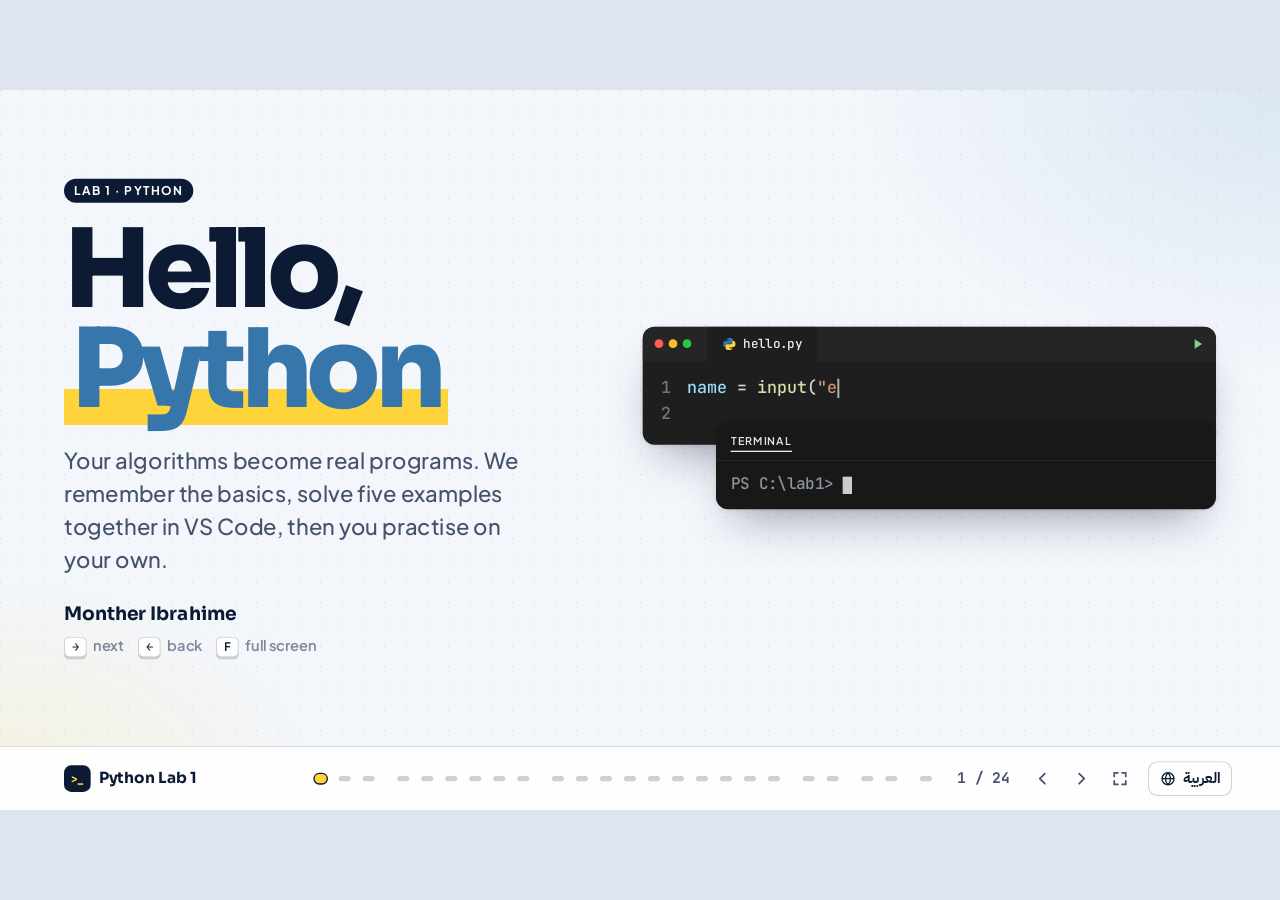
<file: lecture-4/index.html>
<!doctype html>
<html lang="en" dir="ltr">
<head>
  <meta charset="utf-8">
  <meta name="viewport" content="width=device-width, initial-scale=1">
  <title>Python Lab 1</title>
  <meta name="description" content="Python Lab 1 slides: from algorithms to Python. Reminders (indentation, data types, input, operators, if / else), five worked examples run in a VS Code style editor, a bug hunt, practice tasks, a team game and a meme break.">
  <meta name="theme-color" content="#f3f6fb">
  <link rel="icon" href="data:image/svg+xml,%3Csvg xmlns='http://www.w3.org/2000/svg' viewBox='0 0 64 64'%3E%3Crect width='64' height='64' rx='16' fill='%230c1b33'/%3E%3Ctext x='32' y='42' text-anchor='middle' font-family='monospace' font-weight='700' font-size='26' fill='%23ffd43b'%3E%3E_%3C/text%3E%3C/svg%3E">
  <link rel="preconnect" href="https://fonts.googleapis.com">
  <link rel="preconnect" href="https://fonts.gstatic.com" crossorigin>
  <link rel="stylesheet" href="https://fonts.googleapis.com/css2?family=Anton&family=IBM+Plex+Sans+Arabic:wght@400;500;600;700&family=JetBrains+Mono:wght@400;500;700;800&family=Noto+Kufi+Arabic:wght@500..800&family=Plus+Jakarta+Sans:wght@400..800&family=Sora:wght@400..800&display=swap">
  <link rel="stylesheet" href="css/style.css?v=1">
</head>
<body>
  <div class="viewport">
    <div class="stage" id="stage">

      <main class="slides" id="slides">

        <!-- 1. Cover -->
        <section class="slide slide--cover" data-title="Hello, Python">
          <div class="cover">
            <div class="cover__text">
              <p class="kicker" data-i18n="cover.kicker">Lab 1 · Python</p>
              <h1 class="cover__title">Hello,<br><span class="cover__py">Python</span></h1>
              <p class="cover__lead" data-i18n="cover.lead">Your algorithms become real programs. We remember the basics, solve five examples together in VS Code, then you practise on your own.</p>
              <p class="cover__author">Monther Ibrahime</p>
              <p class="cover__keys" data-i18n="cover.keys"><kbd>→</kbd> next <kbd>←</kbd> back <kbd>F</kbd> full screen</p>
            </div>
            <div class="hero" aria-label="VS Code runs a two-line Python program: it asks for a name and says hello.">
              <div class="hero__ed" id="hero-ed"></div>
              <div class="hero__term" id="hero-term"></div>
            </div>
          </div>
        </section>

        <!-- 2. Goals -->
        <section class="slide slide--goals" data-title="Today's plan">
          <div class="goals">
            <header>
              <p class="kicker" data-i18n="goals.kicker">Today</p>
              <h2 class="h2" data-i18n="goals.title">What will we do today?</h2>
            </header>
            <div class="goals__body">
              <ol class="goal-list">
                <li>
                  <span class="goal__n">1</span>
                  <div>
                    <h3 data-i18n="goals.1title">Remember the basics</h3>
                    <p data-i18n="goals.1text">Indentation, data types, <code>input()</code>, <code>print()</code>, operators, and <code>if</code> / <code>else</code>.</p>
                  </div>
                </li>
                <li>
                  <span class="goal__n">2</span>
                  <div>
                    <h3 data-i18n="goals.2title">Solve 5 examples together</h3>
                    <p data-i18n="goals.2text">Algorithms you already know. I write the code in VS Code, you follow on your computer.</p>
                  </div>
                </li>
                <li>
                  <span class="goal__n">3</span>
                  <div>
                    <h3 data-i18n="goals.3title">Practise on your own</h3>
                    <p data-i18n="goals.3text">Find six bugs, then write three small programs yourself.</p>
                  </div>
                </li>
              </ol>
              <div class="ready">
                <p class="ready__tag" data-i18n="goals.readyTag">Before we start</p>
                <ul class="ready__list">
                  <li><span class="tick" aria-hidden="true">✓</span><span data-i18n="goals.ready1">VS Code is open.</span></li>
                  <li><span class="tick" aria-hidden="true">✓</span><span data-i18n="goals.ready2">You have a folder for today: <code>lab1</code>.</span></li>
                  <li><span class="tick" aria-hidden="true">✓</span><span data-i18n="goals.ready3">Python works. Type this in the terminal:</span></li>
                </ul>
                <div class="mini-term ready__term">
                  <div class="t-line t-cmd">PS C:\lab1&gt; <span class="t-in">python --version</span></div>
                  <div class="t-line">Python 3.12.3</div>
                </div>
                <p class="ready__note" data-i18n="goals.readyNote">Your version number can be different. Any Python 3 is fine.</p>
              </div>
            </div>
          </div>
        </section>

        <!-- 3. Working in VS Code -->
        <section class="slide slide--vscode" data-title="Working in VS Code">
          <div class="vsc">
            <header>
              <p class="kicker" data-i18n="vs.kicker">In the lab</p>
              <h2 class="h2" data-i18n="vs.title">How we work in VS Code</h2>
            </header>
            <div class="vsc__body">
              <div class="mock" aria-label="A VS Code window: the lab1 folder with sum.py open, the run button at the top right and the terminal at the bottom.">
                <div class="mock__bar"><span class="win__dots" aria-hidden="true"><i></i><i></i><i></i></span><span>lab1 — Visual Studio Code</span></div>
                <div class="mock__main">
                  <aside class="mock__side">
                    <p class="mock__h">EXPLORER</p>
                    <p class="mock__folder">⌄ LAB1 <span class="pin">1</span></p>
                    <p class="mock__file">sum.py <span class="pin">2</span></p>
                  </aside>
                  <div class="mock__editor">
                    <div class="mock__tabs"><span class="mock__tab">sum.py</span><span class="mock__run"><svg viewBox="0 0 24 24" aria-hidden="true"><path d="M8 5v14l11-7z"/></svg><span class="pin">4</span></span></div>
                    <pre class="mock__code" data-py>a = int(input("enter first number : "))
b = int(input("enter second number : "))
total = a + b
print("sum =", total)</pre>
                    <span class="pin pin--code">3</span>
                  </div>
                </div>
                <div class="mock__term">
                  <p class="mock__h">TERMINAL <span class="pin">5</span></p>
                  <div class="t-line t-cmd">PS C:\lab1&gt; python sum.py</div>
                  <div class="t-line">enter first number : <span class="t-in">5</span></div>
                  <div class="t-line">enter second number : <span class="t-in">7</span></div>
                  <div class="t-line">sum = 12</div>
                </div>
              </div>
              <ol class="steps">
                <li><span class="pin">1</span><div><h3 data-i18n="vs.1t">Open your folder</h3><p data-i18n="vs.1p">File → Open Folder → <code>lab1</code></p></div></li>
                <li><span class="pin">2</span><div><h3 data-i18n="vs.2t">Make a new file</h3><p data-i18n="vs.2p">Name it <code>sum.py</code>. The <code>.py</code> at the end is important.</p></div></li>
                <li><span class="pin">3</span><div><h3 data-i18n="vs.3t">Write the code and save</h3><p data-i18n="vs.3p">Save with <kbd>Ctrl</kbd> + <kbd>S</kbd> every time you change it.</p></div></li>
                <li><span class="pin">4</span><div><h3 data-i18n="vs.4t">Run it</h3><p data-i18n="vs.4p">Click ▶ at the top right, or type <code>python sum.py</code> in the terminal.</p></div></li>
                <li><span class="pin">5</span><div><h3 data-i18n="vs.5t">Type the input</h3><p data-i18n="vs.5p">The terminal waits for you. Type the value and press <kbd>Enter</kbd>.</p></div></li>
              </ol>
            </div>
          </div>
        </section>

        <!-- 4. Remember 1: algorithm → Python -->
        <section class="slide slide--map" data-title="Remember: algorithm to Python" data-gap>
          <div class="tool">
            <header>
              <p class="kicker" data-i18n="map.kicker">Remember <span>· 1</span></p>
              <h2 class="h2" data-i18n="map.title">From algorithm to Python</h2>
              <p class="tool__lead" data-i18n="map.lead">You already know the steps. Python just writes them its own way.</p>
            </header>
            <div class="map">
              <div class="map__head"><span data-i18n="map.alg">Algorithm</span><span data-i18n="map.py">Python</span></div>
              <div class="map__row"><code class="map__alg">Start … End</code><p class="map__none" data-i18n="map.r1">Nothing to write. Python runs the lines from top to bottom.</p></div>
              <div class="map__row"><code class="map__alg">Declare a, b</code><p class="map__none" data-i18n="map.r2">Nothing to write. A variable is made when you give it a value.</p></div>
              <div class="map__row"><code class="map__alg">Input a</code><code class="map__py" data-py>a = int(input("enter a : "))</code></div>
              <div class="map__row"><code class="map__alg">total = a + b</code><code class="map__py" data-py>total = a + b</code></div>
              <div class="map__row"><code class="map__alg">Print total</code><div class="map__out"><code class="map__py" data-py>print("sum =", total)</code><span class="map__shows" data-i18n="map.shows">shows <code>sum = 12</code>: the comma adds one space</span></div></div>
              <div class="map__row"><code class="map__alg">If n mod 2 = 0 then … else …</code><pre class="map__py" data-py>if n % 2 == 0:
    ...
else:
    ...</pre></div>
            </div>
          </div>
        </section>

        <!-- 5. Remember 2: data types -->
        <section class="slide slide--types" data-title="Remember: data types">
          <div class="tool">
            <header>
              <p class="kicker" data-i18n="types.kicker">Remember <span>· 2</span></p>
              <h2 class="h2" data-i18n="types.title">Data types</h2>
              <p class="tool__lead" data-i18n="types.lead">Every value has a type. Python knows the type from the way you write the value.</p>
            </header>
            <ul class="types">
              <li class="type type--int" style="--n: 0"><code class="type__name">int</code><h3 data-i18n="types.int">Whole numbers</h3><p class="type__ex"><code>7</code><code>-3</code><code>2026</code></p></li>
              <li class="type type--float" style="--n: 1"><code class="type__name">float</code><h3 data-i18n="types.float">Numbers with a point</h3><p class="type__ex"><code>3.5</code><code>98.6</code><code>5.0</code></p></li>
              <li class="type type--str" style="--n: 2"><code class="type__name">str</code><h3 data-i18n="types.str">Text, always in quotes</h3><p class="type__ex"><code>"Ali"</code><code>"hello"</code><code>"5"</code></p></li>
              <li class="type type--bool" style="--n: 3"><code class="type__name">bool</code><h3 data-i18n="types.bool">True or False</h3><p class="type__ex"><code>True</code><code>False</code><code>7 &gt; 3</code></p></li>
            </ul>
            <div class="types__foot">
              <div class="mini-term">
                <div class="t-line t-cmd">&gt;&gt;&gt; <span class="t-in">type(5)</span></div>
                <div class="t-line">&lt;class 'int'&gt;</div>
                <div class="t-line t-cmd">&gt;&gt;&gt; <span class="t-in">type("5")</span></div>
                <div class="t-line">&lt;class 'str'&gt;</div>
              </div>
              <p class="tip" data-i18n="types.tip"><code>5</code> and <code>"5"</code> are not the same. The first is a number. The second is text, because of the quotes.</p>
            </div>
          </div>
        </section>

        <!-- 6. Remember 3: input() -->
        <section class="slide slide--input" data-title="Remember: input()">
          <div class="tool">
            <header>
              <p class="kicker" data-i18n="inp.kicker">Remember <span>· 3</span></p>
              <h2 class="h2" data-i18n="inp.title"><code>input()</code> always gives text</h2>
              <p class="tool__lead" data-i18n="inp.lead">Whatever the user types, <code>input()</code> gives it back as a <code>str</code>. Turn it into a number before you do maths.</p>
            </header>
            <div class="inp">
              <ul class="rules">
                <li><p data-i18n="inp.whole">Whole numbers</p><code data-py>age = int(input("enter age : "))</code></li>
                <li><p data-i18n="inp.dec">Numbers with a point</p><code data-py>mark = float(input("enter mark : "))</code></li>
                <li><p data-i18n="inp.text">Text, like a name</p><code data-py>name = input("enter name : ")</code></li>
              </ul>
              <div class="try" id="input-demo">
                <p class="try__tag" data-i18n="inp.try">Try it</p>
                <label class="try__ask"><span data-i18n="inp.types">The user types</span><input type="text" value="7" spellcheck="false" autocomplete="off" data-try></label>
                <div class="try__rows" data-rows></div>
                <p class="try__hint" data-i18n="inp.hint">Try <code>7</code>, then <code>7.5</code>, then <code>Ali</code>.</p>
              </div>
            </div>
            <p class="warn" data-i18n="inp.warn">Forget <code>int()</code>, and <code>"5" + "3"</code> gives <code>"53"</code>, not <code>8</code>.</p>
          </div>
        </section>

        <!-- 7. Remember 4: operators -->
        <section class="slide slide--ops" data-title="Remember: operators">
          <div class="tool">
            <header>
              <p class="kicker" data-i18n="ops.kicker">Remember <span>· 4</span></p>
              <h2 class="h2" data-i18n="ops.title">Operators</h2>
            </header>
            <div class="ops">
              <div class="ops__box">
                <p class="ops__title" data-i18n="ops.maths">Maths</p>
                <table class="ops__table">
                  <tr><td><code>+</code></td><td data-i18n="ops.add">add</td><td><code data-py>7 + 2</code></td><td><code>9</code></td></tr>
                  <tr><td><code>-</code></td><td data-i18n="ops.sub">subtract</td><td><code data-py>7 - 2</code></td><td><code>5</code></td></tr>
                  <tr><td><code>*</code></td><td data-i18n="ops.mul">multiply</td><td><code data-py>7 * 2</code></td><td><code>14</code></td></tr>
                  <tr><td><code>/</code></td><td data-i18n="ops.div">divide</td><td><code data-py>7 / 2</code></td><td><code>3.5</code></td></tr>
                  <tr><td><code>%</code></td><td data-i18n="ops.mod">remainder (mod)</td><td><code data-py>7 % 2</code></td><td><code>1</code></td></tr>
                  <tr><td><code>**</code></td><td data-i18n="ops.pow">power</td><td><code data-py>7 ** 2</code></td><td><code>49</code></td></tr>
                </table>
                <p class="ops__note" data-i18n="ops.note"><code>/</code> always gives a float: <code>6 / 2</code> is <code>3.0</code>.</p>
              </div>
              <div class="ops__box">
                <p class="ops__title" data-i18n="ops.compare">Compare: the answer is True or False</p>
                <table class="ops__table">
                  <tr><td><code>==</code></td><td data-i18n="ops.eq">equal to</td><td><code data-py>7 == 7</code></td><td><code class="c-const">True</code></td></tr>
                  <tr><td><code>!=</code></td><td data-i18n="ops.ne">not equal to</td><td><code data-py>7 != 2</code></td><td><code class="c-const">True</code></td></tr>
                  <tr><td><code>&gt;</code></td><td data-i18n="ops.gt">bigger than</td><td><code data-py>7 > 2</code></td><td><code class="c-const">True</code></td></tr>
                  <tr><td><code>&lt;</code></td><td data-i18n="ops.lt">smaller than</td><td><code data-py>7 < 2</code></td><td><code class="c-const">False</code></td></tr>
                  <tr><td><code>&gt;=</code></td><td data-i18n="ops.ge">bigger or equal</td><td><code data-py>7 >= 7</code></td><td><code class="c-const">True</code></td></tr>
                  <tr><td><code>&lt;=</code></td><td data-i18n="ops.le">smaller or equal</td><td><code data-py>2 <= 7</code></td><td><code class="c-const">True</code></td></tr>
                </table>
                <p class="ops__note" data-i18n="ops.and"><code>and</code>: both must be True. <code>or</code>: one is enough.</p>
              </div>
            </div>
            <p class="warn warn--soft" data-i18n="ops.warn"><code>=</code> gives a value: <code>x = 5</code>. <code>==</code> asks a question: <code>x == 5</code>.</p>
          </div>
        </section>

        <!-- 8. Remember 5: indentation -->
        <section class="slide slide--ind" data-title="Remember: indentation">
          <div class="tool">
            <header>
              <p class="kicker" data-i18n="ind.kicker">Remember <span>· 5</span></p>
              <h2 class="h2" data-i18n="ind.title">Indentation</h2>
              <p class="tool__lead" data-i18n="ind.lead">The spaces at the start of a line tell Python which lines belong together.</p>
            </header>
            <div class="ind">
              <div class="ind__code">
                <div class="win win--editor">
                  <div class="win__bar"><span class="win__dots" aria-hidden="true"><i></i><i></i><i></i></span><span class="win__tab">even_odd.py</span></div>
                  <ol class="ed ed--notes">
                    <li class="ed__line is-shown"><span class="ed__n">1</span><code class="ed__code" data-py>n = int(input("enter number : "))</code></li>
                    <li class="ed__line is-shown"><span class="ed__n">2</span><code class="ed__code" data-py>if n % 2 == 0:</code><span class="ed__note" data-i18n="ind.n1">ends with :</span></li>
                    <li class="ed__line is-shown is-block"><span class="ed__n">3</span><code class="ed__code" data-py>    print("The number is even")</code><span class="ed__note ed__note--in" data-i18n="ind.n2">4 spaces: belongs to if</span></li>
                    <li class="ed__line is-shown"><span class="ed__n">4</span><code class="ed__code" data-py>else:</code><span class="ed__note" data-i18n="ind.n3">back to the left</span></li>
                    <li class="ed__line is-shown is-block"><span class="ed__n">5</span><code class="ed__code" data-py>    print("The number is odd")</code><span class="ed__note ed__note--in" data-i18n="ind.n4">4 spaces: belongs to else</span></li>
                  </ol>
                </div>
              </div>
              <ol class="ind__rules">
                <li data-i18n="ind.r1">A line that ends with a colon <code>:</code> starts a group.</li>
                <li data-i18n="ind.r2">The lines in the group move 4 spaces to the right. In VS Code, press <kbd>Tab</kbd>.</li>
                <li data-i18n="ind.r3">When the group ends, go back to the left.</li>
                <li data-i18n="ind.r4">Don't add spaces anywhere else. Even one extra space is an error:</li>
              </ol>
            </div>
            <div class="mini-term mini-term--err ind__err">
              <div class="t-line t-err">    total = a + b</div>
              <div class="t-line t-err">IndentationError: unexpected indent</div>
            </div>
          </div>
        </section>

        <!-- 9. Remember 6: if / else -->
        <section class="slide slide--if" data-title="Remember: if and else">
          <div class="tool">
            <header>
              <p class="kicker" data-i18n="if.kicker">Remember <span>· 6</span></p>
              <h2 class="h2" data-i18n="if.title"><code>if</code> and <code>else</code></h2>
              <p class="tool__lead" data-i18n="if.lead"><code>if</code> asks a question. Python runs one group of lines when the answer is True, and the other group when it is False.</p>
            </header>
            <div class="ifel">
              <svg class="ifel__flow" viewBox="0 0 640 420" role="img" aria-label="Flowchart: the question n % 2 == 0. True goes to print even, False goes to print odd.">
                <polygon class="f-dec" points="320,20 560,110 320,200 80,110"/>
                <text class="f-txt" x="320" y="118">n % 2 == 0 ?</text>
                <path class="f-arrow f-arrow--t" d="M 80 110 H 40 V 290"/>
                <path class="f-head f-head--t" d="M 40 306 L 30 286 L 50 286 Z"/>
                <path class="f-arrow f-arrow--f" d="M 560 110 H 600 V 290"/>
                <path class="f-head f-head--f" d="M 600 306 L 590 286 L 610 286 Z"/>
                <text class="f-lab f-lab--t" x="40" y="92">True</text>
                <text class="f-lab f-lab--f" x="600" y="92">False</text>
                <rect class="f-box" x="0" y="310" width="300" height="78" rx="12"/>
                <text class="f-code" x="150" y="356">print("even")</text>
                <rect class="f-box" x="340" y="310" width="300" height="78" rx="12"/>
                <text class="f-code" x="490" y="356">print("odd")</text>
              </svg>
              <div class="ifel__side">
                <pre class="ifel__code" data-py>if n % 2 == 0:
    print("even")
else:
    print("odd")</pre>
                <div class="elif">
                  <p data-i18n="if.elif">More than two choices? Put <code>elif</code> between <code>if</code> and <code>else</code>:</p>
                  <pre data-py>if mark >= 85:
    print("Excellent")
elif mark >= 50:
    print("Pass")
else:
    print("Fail")</pre>
                </div>
              </div>
            </div>
          </div>
        </section>

        <!-- 10. Example 1: question -->
        <section class="slide slide--question" data-title="Example 1: question" data-gap>
          <div class="q">
            <div class="q__main">
              <p class="kicker" data-i18n="q.kicker1">Example 1 <span>of 5</span></p>
              <p class="q__title" data-i18n="q.title1">Sum of two numbers</p>
              <h2 class="q__text" data-i18n="q.text1">Write a program that reads two whole numbers and prints their sum.</h2>
              <div class="q__row">
                <div class="sample" data-sample="1"><p class="sample__tag" data-i18n="q.sample">Sample run</p></div>
                <p class="q__from"><span data-i18n="q.fromTag">You solved it as an algorithm</span><b data-i18n="q.from1">Flowcharts, Example 1</b></p>
              </div>
              <details class="q__hint">
                <summary data-i18n="q.hint">Show a hint</summary>
                <p data-i18n="q.hint1">Read each number with <code>int(input(...))</code>. Add them, then <code>print("sum =", total)</code>.</p>
              </details>
            </div>
            <div class="timer" data-timer></div>
          </div>
        </section>

        <!-- 11. Example 1: solution -->
        <section class="slide slide--solution" data-title="Example 1: solution">
          <div class="sol" data-example="1"></div>
        </section>

        <!-- 12. Example 2: question -->
        <section class="slide slide--question" data-title="Example 2: question">
          <div class="q">
            <div class="q__main">
              <p class="kicker" data-i18n="q.kicker2">Example 2 <span>of 5</span></p>
              <p class="q__title" data-i18n="q.title2">Area and perimeter of a rectangle</p>
              <h2 class="q__text" data-i18n="q.text2">Write a program that reads the length and the width of a rectangle, then prints its area and its perimeter.</h2>
              <div class="q__row">
                <div class="sample" data-sample="2"><p class="sample__tag" data-i18n="q.sample">Sample run</p></div>
                <p class="q__from"><span data-i18n="q.fromTag">You solved it as an algorithm</span><b data-i18n="q.from2">Booklet, algorithm 3</b></p>
              </div>
              <details class="q__hint">
                <summary data-i18n="q.hint">Show a hint</summary>
                <p data-i18n="q.hint2"><code>area = length * width</code> and <code>perimeter = 2 * (length + width)</code>.</p>
              </details>
            </div>
            <div class="timer" data-timer></div>
          </div>
        </section>

        <!-- 13. Example 2: solution -->
        <section class="slide slide--solution" data-title="Example 2: solution">
          <div class="sol" data-example="2"></div>
        </section>

        <!-- 14. Example 3: question -->
        <section class="slide slide--question" data-title="Example 3: question">
          <div class="q">
            <div class="q__main">
              <p class="kicker" data-i18n="q.kicker3">Example 3 <span>of 5</span></p>
              <p class="q__title" data-i18n="q.title3">Fahrenheit to Celsius</p>
              <h2 class="q__text" data-i18n="q.text3">Write a program that reads a temperature in Fahrenheit and prints it in Celsius: c = 5/9 (f − 32).</h2>
              <div class="q__row">
                <div class="sample" data-sample="3"><p class="sample__tag" data-i18n="q.sample">Sample run</p></div>
                <p class="q__from"><span data-i18n="q.fromTag">You solved it as an algorithm</span><b data-i18n="q.from3">Booklet, algorithm 4</b></p>
              </div>
              <details class="q__hint">
                <summary data-i18n="q.hint">Show a hint</summary>
                <p data-i18n="q.hint3">A temperature can be 98.6, so use <code>float(input(...))</code>. And write the <code>*</code>: <code>(5 / 9) * (f - 32)</code>.</p>
              </details>
            </div>
            <div class="timer" data-timer></div>
          </div>
        </section>

        <!-- 15. Example 3: solution -->
        <section class="slide slide--solution" data-title="Example 3: solution">
          <div class="sol" data-example="3"></div>
        </section>

        <!-- 16. Example 4: question -->
        <section class="slide slide--question" data-title="Example 4: question">
          <div class="q">
            <div class="q__main">
              <p class="kicker" data-i18n="q.kicker4">Example 4 <span>of 5</span></p>
              <p class="q__title" data-i18n="q.title4">Even or odd</p>
              <h2 class="q__text" data-i18n="q.text4">Write a program that reads a whole number and prints whether it is even or odd.</h2>
              <div class="q__row">
                <div class="sample" data-sample="4"><p class="sample__tag" data-i18n="q.sample">Sample run</p></div>
                <p class="q__from"><span data-i18n="q.fromTag">You solved it as an algorithm</span><b data-i18n="q.from4">Flowcharts, Example 4</b></p>
              </div>
              <details class="q__hint">
                <summary data-i18n="q.hint">Show a hint</summary>
                <p data-i18n="q.hint4">A number is even when <code>n % 2 == 0</code>. Use <code>if</code> and <code>else</code>, and don't forget the <code>:</code> and the 4 spaces.</p>
              </details>
            </div>
            <div class="timer" data-timer></div>
          </div>
        </section>

        <!-- 17. Example 4: solution -->
        <section class="slide slide--solution" data-title="Example 4: solution">
          <div class="sol" data-example="4"></div>
        </section>

        <!-- 18. Example 5: question -->
        <section class="slide slide--question" data-title="Example 5: question">
          <div class="q">
            <div class="q__main">
              <p class="kicker" data-i18n="q.kicker5">Example 5 <span>of 5</span></p>
              <p class="q__title" data-i18n="q.title5">Average and Pass / Fail</p>
              <h2 class="q__text" data-i18n="q.text5">Write a program that reads three marks and prints their average. Then it prints Pass if the average is 50 or more, otherwise Fail.</h2>
              <div class="q__row">
                <div class="sample" data-sample="5"><p class="sample__tag" data-i18n="q.sample">Sample run</p></div>
                <p class="q__from"><span data-i18n="q.fromTag">You solved it as an algorithm</span><b data-i18n="q.from5">Flowcharts, Example 6</b></p>
              </div>
              <details class="q__hint">
                <summary data-i18n="q.hint">Show a hint</summary>
                <p data-i18n="q.hint5"><code>average = (m1 + m2 + m3) / 3</code>. Then <code>if average &gt;= 50:</code> … <code>else:</code> …</p>
              </details>
            </div>
            <div class="timer" data-timer></div>
          </div>
        </section>

        <!-- 19. Example 5: solution -->
        <section class="slide slide--solution" data-title="Example 5: solution">
          <div class="sol" data-example="5"></div>
        </section>

        <!-- 20. Activity 1: Spot the bug -->
        <section class="slide slide--act" data-title="Activity 1: Spot the bug" data-gap>
          <div class="act" id="bugs">
            <header class="act__head">
              <div>
                <p class="kicker" data-i18n="b.kicker">Activity 1 · Spot the bug</p>
                <h2 class="h2" data-i18n="b.title">Find the mistake</h2>
              </div>
              <p class="act__lead" data-i18n="b.lead">Each program has one mistake. Find it with the class first, then press <b>Run</b> to see what Python says.</p>
            </header>
            <div class="act__body bugs">
              <div class="bugs__left">
                <div class="bugs__top">
                  <div class="rounds" role="group" data-i18n-label="b.rounds" aria-label="Bugs"></div>
                  <p class="bugs__title" data-title></p>
                </div>
                <div data-editor></div>
              </div>
              <div class="bugs__right">
                <div class="win win--term">
                  <div class="term__bar">
                    <span class="term__tab">TERMINAL</span>
                    <div class="term__btns">
                      <button type="button" class="btn btn--run" data-run><svg viewBox="0 0 24 24" aria-hidden="true"><path d="M8 5v14l11-7z"/></svg><span data-i18n="run.run">Run</span></button>
                      <button type="button" class="btn btn--fix" data-fix data-i18n="b.fix">Show the fix</button>
                    </div>
                  </div>
                  <div class="term__body" data-term></div>
                </div>
                <p class="why" data-why hidden></p>
              </div>
            </div>
          </div>
        </section>

        <!-- 21. Activity 2: Your turn -->
        <section class="slide slide--act" data-title="Activity 2: Your turn">
          <div class="act" id="turn">
            <header class="act__head">
              <div>
                <p class="kicker" data-i18n="y.kicker">Activity 2 · Your turn</p>
                <h2 class="h2" data-i18n="y.title">Write it in VS Code</h2>
              </div>
              <p class="act__lead" data-i18n="y.lead">Pick a task, write the program on your computer and run it. Then compare it with the solution.</p>
            </header>
            <div class="act__body turn">
              <div class="turn__left">
                <div class="picks" role="group" data-i18n-label="y.tasks" aria-label="Tasks" data-picks></div>
                <div class="task">
                  <p class="task__from" data-from></p>
                  <h3 class="task__title" data-title></h3>
                  <p class="task__text" data-task></p>
                  <p class="task__tip" data-tip></p>
                  <div class="sample" data-sample-box></div>
                </div>
              </div>
              <div class="turn__right">
                <div class="turn__head">
                  <p class="turn__label" data-i18n="y.solution">Solution</p>
                  <button type="button" class="btn btn--line" data-show data-i18n="y.show">Show solution</button>
                </div>
                <p class="turn__wait" data-wait data-i18n="y.wait">Write your program first. Then press Show solution.</p>
                <div class="turn__sol" data-solution hidden></div>
              </div>
            </div>
          </div>
        </section>

        <!-- 22. Wrap-up -->
        <section class="slide slide--recap" data-title="Wrap-up" data-gap>
          <div class="recap">
            <header>
              <p class="kicker" data-i18n="recap.kicker">Wrap-up</p>
              <h2 class="h2" data-i18n="recap.title">Four things to remember</h2>
            </header>
            <ol class="recap__list">
              <li><span class="recap__n">1</span><div><h3 data-i18n="recap.1title"><code>input()</code> gives text</h3><p data-i18n="recap.1text">Use <code>int()</code> for whole numbers and <code>float()</code> for numbers with a point.</p></div></li>
              <li><span class="recap__n">2</span><div><h3 data-i18n="recap.2title">The colon and 4 spaces</h3><p data-i18n="recap.2text">The lines under <code>if</code> and <code>else</code> move 4 spaces to the right.</p></div></li>
              <li><span class="recap__n">3</span><div><h3 data-i18n="recap.3title"><code>=</code> is not <code>==</code></h3><p data-i18n="recap.3text"><code>=</code> gives a value. <code>==</code> asks: are they equal?</p></div></li>
              <li><span class="recap__n">4</span><div><h3 data-i18n="recap.4title">Write the <code>*</code></h3><p data-i18n="recap.4text"><code>2 * (a + b)</code>, not <code>2(a + b)</code>.</p></div></li>
            </ol>
            <p class="recap__next" data-i18n="recap.next">Up next: <b>Python Party</b>, the team game. <kbd>→</kbd></p>
          </div>
        </section>

        <!-- 23. Game -->
        <section class="slide slide--game" data-title="Python Party">
          <div class="gs">
            <div class="gs__intro">
              <p class="kicker" data-i18n="gs.kicker">End of lab game</p>
              <h2 class="gs__title">Python<br><span>Party</span></h2>
              <ul class="gs__rules">
                <li data-i18n="gs.rule1">12 easy questions about today's Python.</li>
                <li data-i18n="gs.rule2">Teams take turns. Each turn has 30 seconds.</li>
                <li data-i18n="gs.rule3">A right answer scores 100 points, plus up to 50 for speed.</li>
                <li data-i18n="gs.rule4">Miss it, and the next team can steal it for 50.</li>
              </ul>
            </div>
            <form class="setup" id="game-setup" autocomplete="off">
              <p class="setup__label" id="team-count-label" data-i18n="gs.teams">How many teams?</p>
              <div class="seg" role="radiogroup" aria-labelledby="team-count-label" id="team-count"></div>
              <div class="setup__teams" id="team-names"></div>
              <div class="setup__actions">
                <button type="submit" class="btn btn--accent btn--big" id="game-start" data-i18n="gs.start">Start the game</button>
                <button type="button" class="btn btn--line btn--big" id="game-resume" data-i18n="gs.resume" hidden>Resume game</button>
              </div>
            </form>
          </div>
        </section>

        <!-- 24. Meme break -->
        <section class="slide slide--memes" data-title="Meme break" data-gap>
          <div class="memes">
            <header class="memes__head">
              <div>
                <p class="kicker" data-i18n="m.kicker">Meme break</p>
                <h2 class="h2" data-i18n="m.title">Before you go…</h2>
              </div>
              <p class="memes__hint" data-i18n="m.hint">Press <kbd>→</kbd> for the next meme.</p>
            </header>
            <div class="meme-row" data-reveal>
              <figure class="meme meme--ev" data-reveal-item>
                <p class="meme__cap" data-i18n="m.1top">When you add one extra space</p>
                <div class="meme__split">
                  <div class="meme__half">
                    <p class="meme__tag" data-i18n="m.expect">Expectation</p>
                    <p class="meme__term">sum = 9 ✓</p>
                  </div>
                  <div class="meme__half meme__half--real">
                    <p class="meme__tag" data-i18n="m.reality">Reality</p>
                    <p class="meme__term meme__term--err">IndentationError:<br>unexpected indent</p>
                  </div>
                </div>
              </figure>
              <figure class="meme meme--drake" data-reveal-item>
                <div class="drake__row">
                  <span class="drake__face" aria-hidden="true">🙅</span>
                  <p class="drake__text"><code>"5" + "3"</code><br>→ <code>"53"</code></p>
                </div>
                <div class="drake__row drake__row--yes">
                  <span class="drake__face" aria-hidden="true">😎</span>
                  <p class="drake__text"><code>int("5") + int("3")</code><br>→ <code>8</code></p>
                </div>
              </figure>
              <figure class="meme meme--fresh" data-reveal-item>
                <p class="meme__cap" data-i18n="m.3top">Me: <code>if n % 2 = 0:</code></p>
                <div class="meme__mid"><span class="meme__emoji" aria-hidden="true">🐍</span></div>
                <p class="meme__cap meme__cap--bottom" data-i18n="m.3bottom">Python: "Maybe you meant <code>==</code>?"</p>
              </figure>
            </div>
          </div>
        </section>

      </main>

      <footer class="bar" id="bar">
        <p class="bar__title">Python Lab 1</p>
        <nav class="progress" id="progress" aria-label="Slides"></nav>
        <div class="bar__tools">
          <p class="bar__count" id="count" aria-live="polite">1 / 24</p>
          <button class="icon-btn" type="button" data-act="prev" aria-label="Previous slide" data-i18n-label="nav.prev">
            <svg viewBox="0 0 24 24" aria-hidden="true"><path d="M15 5l-7 7 7 7"/></svg>
          </button>
          <button class="icon-btn" type="button" data-act="next" aria-label="Next" data-i18n-label="nav.next">
            <svg viewBox="0 0 24 24" aria-hidden="true"><path d="M9 5l7 7-7 7"/></svg>
          </button>
          <button class="icon-btn" type="button" data-act="full" aria-label="Full screen" data-i18n-label="nav.full">
            <svg viewBox="0 0 24 24" aria-hidden="true"><path d="M4 9V4h5M20 9V4h-5M4 15v5h5M20 15v5h-5"/></svg>
          </button>
          <button class="lang-btn" type="button" data-act="lang" aria-label="Show the slides in Arabic" data-i18n-label="lang.label">
            <svg viewBox="0 0 24 24" aria-hidden="true"><circle cx="12" cy="12" r="9"/><path d="M3 12h18M12 3c2.5 2.6 3.8 5.6 3.8 9s-1.3 6.4-3.8 9c-2.5-2.6-3.8-5.6-3.8-9S9.5 5.6 12 3z"/></svg>
            <span data-i18n="lang.switch">العربية</span>
          </button>
        </div>
      </footer>

      <div class="game" id="game" hidden></div>
    </div>
  </div>

  <script src="js/i18n.js?v=1"></script>
  <script src="js/sound.js?v=1"></script>
  <script src="js/py.js?v=1"></script>
  <script src="js/programs.js?v=1"></script>
  <script src="js/editor.js?v=1"></script>
  <script src="js/solution.js?v=1"></script>
  <script src="js/activities.js?v=1"></script>
  <script src="js/questions.js?v=1"></script>
  <script src="js/game.js?v=1"></script>
  <script src="js/deck.js?v=1"></script>
</body>
</html>
</file>
<file: css/style.css>
/* Writing Algorithms: lecture deck + game.
   The stage is a fixed 1920 x 1080 canvas scaled to fit the screen,
   so every size below is in stage pixels. */

:root {
  --blue: #2B37E6;
  --blue-deep: #1F29C2;
  --yellow: #FFD84D;
  --ink: #0C1033;
  --paper: #F2F3FF;
  --white: #FFFFFF;
  --line: #D9DCF2;
  --good: #1FCB7E;
  --bad: #FF5C6C;

  --display: 'Archivo', 'Arial Black', system-ui, sans-serif;
  --sans: 'Archivo', system-ui, -apple-system, 'Segoe UI', sans-serif;
  --mono: 'JetBrains Mono', ui-monospace, Menlo, Consolas, monospace;

  --ease: cubic-bezier(.2, .7, .2, 1);
}

/* Each slide sets a tone; the stage and page background follow it. */
[data-tone="blue"]   { --bg: var(--blue);   --fg: #fff;       --fg-2: rgba(255,255,255,.78); --fg-3: rgba(255,255,255,.5); --rule: rgba(255,255,255,.2); }
[data-tone="yellow"] { --bg: var(--yellow); --fg: var(--ink); --fg-2: rgba(12,16,51,.76);   --fg-3: rgba(12,16,51,.5);   --rule: rgba(12,16,51,.18); }
[data-tone="navy"]   { --bg: var(--ink);    --fg: #fff;       --fg-2: rgba(255,255,255,.74); --fg-3: rgba(255,255,255,.46); --rule: rgba(255,255,255,.16); }

*, *::before, *::after { box-sizing: border-box; }
* { margin: 0; }
html, body { height: 100%; }
body {
  background: var(--bg);
  color: var(--fg);
  font-family: var(--sans);
  overflow: hidden;
  -webkit-font-smoothing: antialiased;
  transition: background-color .5s var(--ease);
}
/* Keep "<=" as typed, the way students write it. !important because every
   `font:` shorthand below would otherwise switch ligatures back on. */
* { font-variant-ligatures: none !important; }
button, input { font: inherit; color: inherit; }
button { cursor: pointer; border: 0; background: none; }
[hidden] { display: none !important; }

:focus-visible { outline: 4px solid var(--fg); outline-offset: 4px; border-radius: 10px; }

.viewport { position: fixed; inset: 0; overflow: hidden; }
.stage {
  position: absolute;
  left: 50%; top: 50%;
  width: 1920px; height: 1080px;
  transform: translate(-50%, -50%) scale(var(--scale, 1));
  background: var(--bg);
  color: var(--fg);
  overflow: hidden;
  transition: background-color .5s var(--ease), color .5s var(--ease);
}

kbd {
  display: inline-grid; place-items: center;
  min-width: 1.9em; height: 1.7em; padding: 0 .4em; margin: 0 .3em 0 0;
  border: 2px solid var(--rule); border-radius: 8px;
  font: 700 .85em var(--mono);
}
kbd:not(:first-child) { margin-left: 1.2em; }

/* ---------- Slides ---------- */

.slides { position: absolute; inset: 0 0 96px 0; }
.slide {
  position: absolute; inset: 0;
  padding: 72px 96px 24px;
  opacity: 0; visibility: hidden;
  transform: translateX(40px);
  transition: opacity .45s var(--ease), transform .45s var(--ease), visibility 0s linear .45s;
}
.slide.is-before { transform: translateX(-40px); }
.slide.is-active {
  opacity: 1; visibility: visible; transform: none;
  transition: opacity .45s var(--ease), transform .45s var(--ease), visibility 0s;
}

/* ---------- Buttons ---------- */

.btn {
  display: inline-flex; align-items: center; justify-content: center; gap: 12px;
  min-height: 64px; padding: 0 30px;
  border-radius: 16px;
  font: 700 26px/1 var(--sans);
  background: var(--fg); color: var(--bg);
  transition: transform .15s var(--ease), opacity .2s;
}
.btn:hover { transform: translateY(-2px); }
.btn:active { transform: translateY(1px); }
.btn:disabled { opacity: .35; cursor: default; transform: none; }
.btn--line { background: transparent; color: var(--fg); box-shadow: inset 0 0 0 3px var(--fg); }
.btn--go { background: var(--yellow); color: var(--ink); min-height: 84px; padding: 0 44px; font-size: 32px; border-radius: 20px; }

.icon-btn {
  width: 52px; height: 52px; border-radius: 14px;
  display: grid; place-items: center;
  color: var(--fg);
  transition: background-color .2s;
}
.icon-btn:hover { background: var(--rule); }
.icon-btn svg { width: 28px; height: 28px; fill: none; stroke: currentColor; stroke-width: 2.5; stroke-linecap: round; stroke-linejoin: round; }

/* ---------- Footer bar ---------- */

.bar {
  position: absolute; left: 0; right: 0; bottom: 0; height: 96px;
  padding: 0 72px 0 96px;
  display: grid; grid-template-columns: 1fr auto 1fr; align-items: center; gap: 32px;
  color: var(--fg-2);
}
.bar__title { font: 600 22px var(--sans); }
.bar__tools { display: flex; align-items: center; justify-content: flex-end; gap: 6px; }
.bar__count { font: 600 22px var(--mono); margin-right: 18px; font-variant-numeric: tabular-nums; }

.progress { display: flex; gap: 8px; align-items: center; }
.progress button {
  width: 44px; height: 30px; display: grid; place-items: center; border-radius: 8px;
}
.progress button::before {
  content: ''; width: 100%; height: 8px; border-radius: 99px;
  background: var(--rule);
  transition: background-color .3s, height .3s;
}
.progress button.is-done::before { background: var(--fg-3); }
.progress button[aria-current="step"]::before { background: var(--fg); height: 12px; }
.progress button.is-gap { margin-left: 18px; }

/* ---------- Cover ---------- */

.cover {
  height: 100%;
  display: grid; grid-template-columns: 1fr 700px; align-items: center; gap: 40px;
}
.cover__kicker { font: 600 30px var(--sans); color: var(--fg-2); }
.cover__title {
  font: 900 156px/.9 var(--display);
  font-stretch: 112%;
  letter-spacing: -.025em;
  margin: 28px 0 44px;
  max-width: 10ch;
}
.cover__lead { font: 500 38px/1.35 var(--sans); color: var(--fg-2); max-width: 22em; }
.cover__author {
  margin-top: 48px;
  font: 900 52px var(--display);
  font-stretch: 112%;
  letter-spacing: -.01em;
  color: var(--yellow);
}
.cover__keys { margin-top: 48px; font: 600 24px var(--sans); color: var(--fg-3); }

.cover__hero { text-align: right; }
.hero__fact {
  font: 900 440px/.8 var(--display);
  font-stretch: 125%;
  letter-spacing: -.04em;
  color: var(--yellow);
}
.hero__expand {
  margin-top: 56px;
  font: 700 52px var(--mono);
  display: flex; justify-content: flex-end; gap: .45em;
}
.hero__expand span { transition: opacity .3s var(--ease), transform .3s var(--ease); }
.hero__expand span.is-off { opacity: .18; }
.hero__total { margin-top: 18px; font: 500 40px var(--mono); color: var(--fg-2); }
.hero__total b { color: var(--fg); font-weight: 800; display: inline-block; min-width: 3ch; text-align: left; }

/* ---------- Question slides ---------- */

.q {
  height: 100%;
  display: grid; grid-template-columns: 1fr 480px; gap: 120px; align-items: center;
}
.q__tag { font: 800 34px var(--sans); }
.q__tag span { color: var(--fg-3); font-weight: 600; }
.q__text {
  margin-top: 28px;
  font: 800 92px/1.02 var(--display);
  font-stretch: 104%;
  letter-spacing: -.02em;
  max-width: 15ch;
}
.q__formula {
  margin-top: 28px;
  font: 800 136px/1 var(--mono);
  letter-spacing: -.03em;
}
.q__check {
  margin-top: 56px;
  display: inline-block;
  padding: 22px 30px;
  border: 3px solid var(--fg);
  border-radius: 20px;
  font: 500 32px/1.35 var(--sans);
  max-width: 34em;
}
.q__check b { font: 800 1.1em var(--mono); }
.q__hint { margin-top: 28px; font: 500 28px/1.4 var(--sans); max-width: 34em; }
.q__hint summary {
  display: inline-flex; align-items: center; gap: 12px;
  cursor: pointer; list-style: none;
  font-weight: 700; color: var(--fg-2);
  border-bottom: 3px solid var(--rule);
  padding-bottom: 2px;
}
.q__hint summary::-webkit-details-marker { display: none; }
.q__hint summary::before { content: '+'; font: 800 32px var(--mono); }
.q__hint[open] summary::before { content: '−'; }
.q__hint p { margin-top: 14px; }

/* Thinking timer */
.timer { display: flex; flex-direction: column; align-items: center; gap: 28px; }
.timer__ring { position: relative; width: 400px; height: 400px; }
.timer__ring svg { width: 100%; height: 100%; transform: rotate(-90deg); }
.timer__track, .timer__arc { fill: none; stroke-width: 18; }
.timer__track { stroke: var(--rule); }
.timer__arc { stroke: var(--fg); stroke-linecap: round; transition: stroke-dashoffset .3s linear, stroke .3s; }
.timer__face { position: absolute; inset: 0; display: grid; place-content: center; text-align: center; }
.timer__time { font: 800 104px/1 var(--mono); font-variant-numeric: tabular-nums; letter-spacing: -.04em; }
.timer__cap { margin-top: 8px; font: 600 24px var(--sans); color: var(--fg-2); }
.timer.is-low .timer__arc { stroke: #E5213A; }
.timer.is-done .timer__time { animation: blink .5s steps(2) 6; }
.timer__presets { display: flex; gap: 8px; padding: 6px; border-radius: 16px; box-shadow: inset 0 0 0 3px var(--rule); }
.timer__presets button { padding: 10px 20px; border-radius: 11px; font: 700 22px var(--sans); color: var(--fg-2); }
.timer__presets button[aria-pressed="true"] { background: var(--fg); color: var(--bg); }
.timer__ctrl { display: flex; gap: 12px; }
@keyframes blink { 50% { opacity: .15; } }

/* ---------- Solution slides ---------- */

.sol { height: 100%; display: grid; grid-template-rows: auto 1fr; gap: 28px; }
.sol__head { display: flex; align-items: baseline; gap: 36px; }
.sol__tag { font: 800 54px/1 var(--display); font-stretch: 106%; letter-spacing: -.02em; white-space: nowrap; }
.sol__q { font: 500 28px/1.35 var(--sans); color: var(--fg-2); }
.sol__grid { display: grid; grid-template-columns: 1020px 1fr; gap: 44px; min-height: 0; }

.code-col { display: flex; flex-direction: column; gap: 18px; min-height: 0; }
.code {
  position: relative;
  list-style: none;
  padding: 24px 32px 24px 104px;
  border-radius: 28px;
  background: var(--blue-deep);
  box-shadow: inset 0 0 0 2px rgba(255,255,255,.1);
}
.line {
  position: relative;
  display: flex; gap: 26px; align-items: baseline;
  padding: 8px 20px;
  border-radius: 12px;
  font: 500 37px/1.3 var(--mono);
  transition: background-color .25s var(--ease);
}
.line__n { flex: none; width: 1.4em; text-align: right; color: rgba(255,255,255,.4); font-weight: 700; }
.line__code {
  color: #fff; white-space: pre;
  opacity: 0; transform: translateX(-14px);
  transition: opacity .35s var(--ease), transform .35s var(--ease);
}
.line.is-shown .line__code { opacity: 1; transform: none; }
.line .kw { color: var(--yellow); font-weight: 700; }
.line .num { color: #9FE8FF; }
.line.is-current { background: var(--yellow); }
.line.is-current .line__n,
.line.is-current .line__code,
.line.is-current .kw,
.line.is-current .num { color: var(--ink); }
.line.is-next .line__n { color: var(--yellow); }

.loop-arc { position: absolute; left: 22px; top: 0; width: 78px; height: 100%; overflow: visible; pointer-events: none; }
.loop-arc path { fill: none; stroke: var(--yellow); stroke-width: 4; stroke-linecap: round; stroke-linejoin: round; }
.loop-arc .head { fill: var(--yellow); stroke: none; }
.loop-arc text { fill: var(--yellow); font: 700 20px var(--sans); }
.loop-arc g { opacity: 0; transition: opacity .4s var(--ease); }
.loop-arc g.is-shown { opacity: 1; }
.loop-arc g.is-jump { animation: jump .6s var(--ease); }
@keyframes jump { 40% { opacity: .2; } }

.sol__hint { font: 600 24px var(--sans); color: var(--fg-3); padding-left: 8px; }
.sol__note { font: 500 26px/1.4 var(--sans); color: var(--fg-2); padding-left: 8px; max-width: 46em; }

/* Trace panel */
.trace {
  display: flex; flex-direction: column; gap: 16px;
  min-height: 0;
  padding: 28px 30px;
  border-radius: 28px;
  background: var(--white); color: var(--ink);
  --fg: var(--ink); --bg: var(--white); --rule: var(--line);
}
.trace__head h3 { font: 800 40px/1 var(--display); font-stretch: 106%; }
.trace__head p { margin-top: 6px; font: 500 22px/1.35 var(--sans); color: #4A4F75; }
.trace__ctrl { display: flex; flex-wrap: wrap; gap: 12px; align-items: center; }
.trace__fixed { flex-basis: 100%; font: 500 22px/1.35 var(--sans); color: #4A4F75; }
.field {
  display: flex; align-items: center; gap: 12px;
  padding: 6px 6px 6px 18px;
  border-radius: 14px; background: var(--paper);
  font: 700 28px var(--mono);
}
.field input {
  width: 110px; height: 52px; padding: 0 12px;
  border: 2px solid var(--line); border-radius: 10px;
  background: var(--white);
  font: 700 28px var(--mono);
}
.field input:focus-visible { outline: 3px solid var(--blue); outline-offset: 1px; border-radius: 10px; }
.trace__btns { display: flex; gap: 10px; }
.trace__btns .btn { min-height: 58px; padding: 0 24px; font-size: 24px; }
.trace__btns .btn--step { background: var(--blue); color: #fff; }
.trace__err { min-height: 0; font: 600 21px/1.3 var(--sans); color: #D62839; }
.trace__err:empty { display: none; }

.vars { display: flex; flex-wrap: wrap; gap: 10px; }
.var {
  display: flex; align-items: baseline; gap: 12px;
  padding: 8px 16px; border-radius: 12px;
  background: var(--paper);
  font: 500 24px var(--mono);
  transition: background-color .3s;
}
.var b { font-weight: 800; font-size: 28px; min-width: 1ch; }
.var.is-changed { background: var(--yellow); }

.ttable { flex: 1; min-height: 0; overflow: auto; border-radius: 16px; box-shadow: inset 0 0 0 2px var(--line); }
.ttable table { width: 100%; border-collapse: collapse; font: 500 25px var(--mono); }
.ttable th {
  position: sticky; top: 0;
  padding: 12px 16px; text-align: left;
  background: var(--paper);
  font: 700 21px var(--mono); color: #4A4F75;
}
.ttable td { padding: 6px 16px; border-top: 2px solid var(--paper); font-variant-numeric: tabular-nums; }
.ttable tr.is-new td { background: #FFF4C2; }
.ttable .no { color: #D62839; font-weight: 700; }
.ttable .yes { color: #0C8A55; font-weight: 700; }
.ttable__empty td { color: #8A8FB3; font-family: var(--sans); font-size: 22px; padding: 18px 16px; }

.out {
  display: flex; align-items: center; justify-content: space-between; gap: 16px;
  padding: 14px 24px; border-radius: 16px;
  background: var(--ink); color: #fff;
}
.out span { font: 600 22px var(--sans); color: rgba(255,255,255,.7); }
.out output { font: 800 44px var(--mono); color: var(--yellow); min-height: 1.2em; }
.out.is-printed { animation: pop .5s var(--ease); }
@keyframes pop { 40% { transform: scale(1.04); } }

/* ---------- Game slide (setup) ---------- */

.gs { height: 100%; display: grid; grid-template-columns: 1fr 760px; gap: 96px; align-items: center; }
.gs__kicker { font: 600 30px var(--sans); color: var(--fg-2); }
.gs__title {
  margin: 20px 0 48px;
  font: 900 132px/.92 var(--display); font-stretch: 112%;
  letter-spacing: -.025em;
  color: var(--yellow);
}
.gs__rules { list-style: none; padding: 0; display: grid; gap: 18px; font: 500 32px/1.35 var(--sans); color: var(--fg-2); }
.gs__rules li { display: flex; gap: 18px; }
.gs__rules li::before { content: '!'; flex: none; width: 34px; font: 900 34px/1.3 var(--display); color: var(--yellow); }

.setup {
  padding: 44px;
  border-radius: 32px;
  background: rgba(255,255,255,.06);
  box-shadow: inset 0 0 0 2px var(--rule);
}
.setup__label { font: 700 28px var(--sans); }
.seg { display: inline-flex; gap: 8px; margin: 16px 0 32px; padding: 6px; border-radius: 18px; box-shadow: inset 0 0 0 3px var(--rule); }
.seg button { width: 84px; height: 60px; border-radius: 13px; font: 800 30px var(--mono); color: var(--fg-2); }
.seg button[aria-checked="true"] { background: var(--fg); color: var(--ink); }
.setup__teams { display: grid; gap: 14px; }
.team-row { display: flex; align-items: center; gap: 16px; }
.team-row input {
  flex: 1; height: 68px; padding: 0 22px;
  border-radius: 16px; border: 0;
  background: rgba(255,255,255,.08);
  box-shadow: inset 0 0 0 2px var(--rule);
  font: 700 30px var(--sans);
}
.team-row input:focus-visible { outline: none; box-shadow: inset 0 0 0 3px var(--team); }
.badge {
  flex: none; display: grid; place-items: center;
  width: 56px; height: 56px; border-radius: 16px;
  background: var(--team); color: var(--ink);
  font: 900 30px var(--display);
}
.setup__actions { display: flex; gap: 16px; margin-top: 36px; }

/* ---------- Game overlay ---------- */

.game {
  position: absolute; inset: 0; z-index: 20;
  --bg: var(--ink); --fg: #fff; --fg-2: rgba(255,255,255,.74); --fg-3: rgba(255,255,255,.46); --rule: rgba(255,255,255,.16);
  background: var(--ink); color: #fff;
  display: flex; flex-direction: column;
  padding: 44px 80px 40px;
}
.g-top { display: flex; align-items: center; gap: 32px; }
.g-name { font: 900 40px/1 var(--display); font-stretch: 112%; color: var(--yellow); }
.g-count { margin-top: 8px; font: 600 24px var(--sans); color: var(--fg-2); }
.g-teams { list-style: none; padding: 0; margin-left: auto; display: flex; gap: 14px; }
.g-team {
  display: flex; align-items: center; gap: 14px;
  padding: 10px 22px 10px 10px; border-radius: 20px;
  background: rgba(255,255,255,.06);
  box-shadow: inset 0 0 0 2px var(--rule);
  transition: box-shadow .3s, transform .3s var(--ease), background-color .3s;
}
.g-team .badge { width: 48px; height: 48px; font-size: 26px; border-radius: 13px; }
.g-team__name { font: 700 22px var(--sans); color: var(--fg-2); }
.g-team__score { font: 800 34px/1 var(--mono); font-variant-numeric: tabular-nums; }
.g-team.is-turn { background: rgba(255,255,255,.12); box-shadow: inset 0 0 0 3px var(--team); transform: translateY(-3px); }
.g-team.is-turn .g-team__name { color: #fff; }
.g-tools { display: flex; gap: 6px; }

.g-play { flex: 1; min-height: 0; display: flex; flex-direction: column; }
.g-right { display: flex; flex-direction: column; justify-content: center; min-height: 0; }
.g-right--order { justify-content: flex-start; }
.g-timer { position: relative; height: 14px; margin: 52px 0 36px; border-radius: 99px; background: rgba(255,255,255,.1); }
.g-timer__fill { position: absolute; inset: 0 auto 0 0; width: 100%; border-radius: inherit; background: var(--team, var(--yellow)); }
.g-timer.is-low .g-timer__fill { background: var(--bad); }
.g-timer__num {
  position: absolute; right: 0; bottom: 22px;
  font: 800 30px var(--mono); font-variant-numeric: tabular-nums;
}
.g-timer.is-low .g-timer__num { color: var(--bad); }

.g-body { flex: 1; min-height: 0; display: grid; grid-template-columns: 1fr 780px; gap: 72px; }
.g-left { display: flex; flex-direction: column; min-height: 0; }
.g-turn { display: flex; align-items: center; gap: 14px; font: 800 30px var(--sans); color: var(--team); }
.g-turn .badge { width: 44px; height: 44px; font-size: 24px; border-radius: 12px; }
.g-kind { margin-top: 22px; font: 600 24px var(--sans); color: var(--fg-3); }
.g-q { margin-top: 10px; font: 800 60px/1.08 var(--display); font-stretch: 102%; letter-spacing: -.015em; max-width: 19ch; }
.g-visual { margin-top: 28px; min-height: 0; }
.g-code {
  display: inline-block;
  padding: 18px 26px; border-radius: 20px;
  background: rgba(255,255,255,.06);
  box-shadow: inset 0 0 0 2px var(--rule);
  font: 500 26px/1.55 var(--mono);
  white-space: pre;
}
.g-code .n { color: var(--fg-3); }

.g-options { display: flex; flex-direction: column; justify-content: center; gap: 16px; }
.g-opt {
  display: flex; align-items: center; gap: 24px;
  min-height: 108px; padding: 18px 28px;
  border-radius: 22px;
  background: rgba(255,255,255,.06);
  box-shadow: inset 0 0 0 2px var(--rule);
  text-align: left;
  font: 700 32px/1.25 var(--sans);
  transition: box-shadow .2s, background-color .2s, transform .15s var(--ease), opacity .3s;
}
.g-opt:not(:disabled):hover { box-shadow: inset 0 0 0 3px rgba(255,255,255,.5); transform: translateX(4px); }
.g-opt:disabled { cursor: default; }
.g-key {
  flex: none; display: grid; place-items: center;
  width: 58px; height: 58px; border-radius: 14px;
  background: rgba(255,255,255,.1);
  font: 800 28px var(--mono);
}
.g-opt.is-right { background: rgba(31,203,126,.16); box-shadow: inset 0 0 0 3px var(--good); }
.g-opt.is-right .g-key { background: var(--good); color: var(--ink); }
.g-opt.is-wrong { background: rgba(255,92,108,.12); box-shadow: inset 0 0 0 3px var(--bad); opacity: .7; }
.g-opt.is-wrong .g-key { background: var(--bad); color: var(--ink); }
.g-opt.is-wrong .g-opt__text { text-decoration: line-through; text-decoration-thickness: 3px; }
.g-options--tf { flex-direction: row; align-items: stretch; }
.g-options--tf .g-opt { flex: 1; flex-direction: column; justify-content: center; min-height: 300px; font-size: 52px; gap: 20px; }

/* Order questions */
.g-pool { display: flex; flex-wrap: wrap; gap: 12px; align-content: flex-start; }
.g-tile {
  padding: 14px 20px; border-radius: 14px;
  background: rgba(255,255,255,.1);
  box-shadow: inset 0 0 0 2px var(--rule);
  font: 600 25px var(--mono);
  transition: transform .15s var(--ease), background-color .2s;
}
.g-tile:hover { background: rgba(255,255,255,.18); transform: translateY(-2px); }
.g-slots { list-style: none; padding: 0; display: grid; gap: 10px; align-content: center; }
.g-slot { display: flex; align-items: center; gap: 16px; }
.g-slot__n { flex: none; width: 44px; text-align: right; font: 800 26px var(--mono); color: var(--fg-3); }
.g-slot__box {
  flex: 1; min-height: 62px; padding: 10px 20px;
  display: flex; align-items: center;
  border-radius: 14px;
  box-shadow: inset 0 0 0 2px var(--rule);
  background: rgba(255,255,255,.03);
  font: 600 25px var(--mono); text-align: left;
}
.g-slot__box:empty::after { content: 'Tap a step'; font: 500 22px var(--sans); color: var(--fg-3); }
.g-slot__box.is-filled { background: rgba(255,255,255,.1); }
.g-slot__box.is-right { box-shadow: inset 0 0 0 3px var(--good); background: rgba(31,203,126,.14); }
.g-slot__box.is-wrong { box-shadow: inset 0 0 0 3px var(--bad); background: rgba(255,92,108,.12); }
.g-check { margin-top: 18px; align-self: flex-start; }

.g-feedback {
  display: flex; align-items: center; gap: 28px;
  min-height: 108px; margin-top: 28px; padding: 18px 20px 18px 32px;
  border-radius: 24px;
  background: rgba(255,255,255,.06);
}
.g-msg { flex: 1; font: 600 30px/1.35 var(--sans); }
.g-msg b { font-weight: 800; }
.g-feedback.is-good { background: rgba(31,203,126,.16); }
.g-feedback.is-bad { background: rgba(255,92,108,.14); }
.g-feedback .btn { background: var(--yellow); color: var(--ink); }

/* End screen */
.g-end { flex: 1; display: grid; grid-template-rows: auto 1fr auto; justify-items: center; gap: 24px; padding-top: 12px; }
.g-end__title { font: 900 120px/1 var(--display); font-stretch: 112%; letter-spacing: -.025em; color: var(--yellow); text-align: center; }
.g-end__sub { font: 600 30px var(--sans); color: var(--fg-2); margin-top: 12px; text-align: center; }
.podium { display: flex; align-items: flex-end; gap: 36px; height: 100%; padding-top: 20px; }
.podium__col { width: 230px; display: flex; flex-direction: column; align-items: center; gap: 14px; height: 100%; justify-content: flex-end; }
.podium__name { font: 800 30px var(--sans); text-align: center; }
.podium__score { font: 800 40px var(--mono); }
.podium__bar {
  width: 100%; border-radius: 22px 22px 0 0;
  background: var(--team);
  display: grid; place-items: start center; padding-top: 18px;
  font: 900 64px var(--display); color: var(--ink);
  height: 0; transition: height 1.1s var(--ease);
}
.g-end__actions { display: flex; gap: 16px; }
.g-end__actions .btn--go { min-height: 72px; font-size: 28px; }

.g-confetti { position: absolute; inset: 0; width: 1920px; height: 1080px; pointer-events: none; }

@media (prefers-reduced-motion: reduce) {
  *, *::before, *::after { transition-duration: .01ms !important; animation-duration: .01ms !important; animation-iteration-count: 1 !important; }
  .slide, .slide.is-before { transform: none; }
}
</file>
<file: algorithm-examples/css/style.css>
/* Algorithm practice as slides (light mode only).
   The deck fills the screen: slides on top, the bottom bar under them (the
   lecture layout). A slide that is taller than the screen scrolls inside
   itself, so the page stays readable on a phone. White first, blue and
   black second, a little green and red. The levels go green → blue → red →
   black, easy to hard (like ski slopes). */

:root {
  --bg: #f6f7f9;
  --surface: #ffffff;
  --surface-2: #f8f9fb;
  --surface-3: #eff1f5;
  --line: #e5e7eb;
  --line-2: #d1d5db;
  --ink: #111827;
  --ink-2: #4b5563;
  --ink-3: #6b7280;
  --accent: #1d4ed8;

  --code-bg: #fbfcfe;
  --code-fg: #1e293b;
  --code-dim: #94a3b8;
  --code-kw: #0550ae;
  --code-num: #b91c1c;
  --code-str: #15803d;

  --yes: #15803d;
  --yes-bg: #dcfce7;
  --no: #b91c1c;
  --no-bg: #fee2e2;

  --lv1: #15803d;
  --lv2: #166534;
  --lv3: #2563eb;
  --lv4: #1e40af;
  --lv5: #dc2626;
  --lv6: #991b1b;
  --lv7: #111827;

  --display: 'Sora', 'Noto Kufi Arabic', system-ui, sans-serif;
  --sans: 'Plus Jakarta Sans', 'IBM Plex Sans Arabic', system-ui, -apple-system, 'Segoe UI', sans-serif;
  --mono: 'JetBrains Mono', ui-monospace, Menlo, Consolas, monospace;

  --bar-h: 72px;
  --radius: 24px;
  --shadow: 0 1px 2px rgba(15, 23, 42, .04), 0 10px 30px -16px rgba(15, 23, 42, .16);
  --shadow-lg: 0 2px 4px rgba(15, 23, 42, .04), 0 30px 60px -28px rgba(17, 24, 39, .28);
  --ease: cubic-bezier(.2, .7, .2, 1);
  --c: var(--accent);
  color-scheme: light;
}

*, *::before, *::after { box-sizing: border-box; }
* { margin: 0; }
html, body { height: 100%; }
body {
  overflow: hidden;
  background:
    radial-gradient(1100px 560px at 100% -160px, #e8effc, transparent 70%),
    radial-gradient(900px 520px at -10% 110%, #edf7f0, transparent 70%),
    var(--bg);
  color: var(--ink);
  font: 500 17px/1.6 var(--sans);
  -webkit-font-smoothing: antialiased;
}
/* Keep "<=", "==" and "!=" exactly as typed (the font: shorthand would turn
   the font's ligatures back on, hence !important). */
*, *::before, *::after { font-variant-ligatures: none !important; font-feature-settings: "calt" 0, "liga" 0; }
button, input { font: inherit; color: inherit; }
button { cursor: pointer; border: 0; background: none; }
button:disabled { cursor: default; }
[hidden] { display: none !important; }
:focus-visible { outline: 3px solid var(--accent); outline-offset: 3px; border-radius: 8px; }
a { color: inherit; }
code, pre { font-family: var(--mono); }
:where(p, li, span, small, b) > code:where(:not([class])) {
  padding: .05em .4em; border-radius: 6px;
  background: var(--surface-3); color: var(--code-fg);
  font-size: .9em; white-space: nowrap;
}
kbd {
  display: inline-grid; place-items: center;
  min-width: 1.8em; height: 1.6em; padding: 0 .35em;
  border-radius: 7px; background: var(--surface); border: 1px solid var(--line-2); box-shadow: 0 2px 0 var(--line-2);
  font: 700 .85em var(--mono); color: var(--ink);
}
svg { flex: none; }

.lv-1 { --c: var(--lv1); }
.lv-2 { --c: var(--lv2); }
.lv-3 { --c: var(--lv3); }
.lv-4 { --c: var(--lv4); }
.lv-5 { --c: var(--lv5); }
.lv-6 { --c: var(--lv6); }
.lv-7 { --c: var(--lv7); }

/* ---------- Deck ---------- */

.deck { position: fixed; inset: 0; display: flex; flex-direction: column; }
.slides { position: relative; flex: 1; min-height: 0; overflow: hidden; }
.slide {
  position: absolute; inset: 0;
  overflow-x: hidden; overflow-y: auto; overscroll-behavior: contain;
  opacity: 0; visibility: hidden;
  transform: translateX(36px);
  transition: opacity .35s var(--ease), transform .35s var(--ease), visibility 0s linear .35s;
}
.slide.is-before { transform: translateX(-36px); }
.slide.is-active {
  opacity: 1; visibility: visible; transform: none;
  transition: opacity .35s var(--ease), transform .35s var(--ease), visibility 0s;
}
.slide__in {
  width: min(1180px, 100% - 64px); min-height: 100%;
  margin-inline: auto; padding: 40px 0 32px;
  display: flex; flex-direction: column; justify-content: center;
}

.kicker {
  align-self: flex-start;
  display: inline-flex; align-items: center; gap: 8px; padding: 6px 14px 6px 10px; border-radius: 99px;
  background: #eff6ff; color: #1d4ed8; border: 1px solid #dbeafe;
  font: 700 13px/1.2 var(--sans); letter-spacing: .1em; text-transform: uppercase;
}
.kicker__dot { width: 8px; height: 8px; border-radius: 50%; background: var(--accent); box-shadow: 0 0 0 4px rgba(29, 78, 216, .15); }
.kicker--lv { background: color-mix(in srgb, var(--c) 9%, #fff); border-color: color-mix(in srgb, var(--c) 20%, #fff); color: var(--c); }
.kicker--lv .kicker__dot { background: var(--c); box-shadow: 0 0 0 4px color-mix(in srgb, var(--c) 18%, transparent); }
.h2 { margin-top: 16px; font: 800 clamp(32px, 4.6vw, 54px)/1.08 var(--display); letter-spacing: -.035em; }
.lead { margin-top: 12px; max-width: 42em; font-size: clamp(17px, 1.7vw, 20px); color: var(--ink-2); }

/* ---------- Bottom bar ---------- */

.bar {
  position: relative; z-index: 5; flex: none;
  height: calc(var(--bar-h) + env(safe-area-inset-bottom));
  padding: 0 20px env(safe-area-inset-bottom);
  display: grid; grid-template-columns: minmax(0, 1fr) minmax(0, 1.5fr) minmax(0, 1fr); align-items: center; gap: 24px;
  background: rgba(255, 255, 255, .92);
  backdrop-filter: saturate(1.6) blur(16px);
  -webkit-backdrop-filter: saturate(1.6) blur(16px);
  border-top: 1px solid var(--line);
}
.bar__left { display: flex; align-items: center; gap: 12px; min-width: 0; }
.brand__mark { flex: none; direction: ltr; display: grid; place-items: center; width: 38px; height: 38px; border-radius: 11px; background: var(--accent); color: #fff; font: 800 15px var(--mono); box-shadow: 0 6px 14px -6px rgba(29, 78, 216, .5); }
.bar__where { display: grid; min-width: 0; line-height: 1.25; }
.bar__where b { font: 700 13px var(--sans); color: var(--ink-3); white-space: nowrap; overflow: hidden; text-overflow: ellipsis; }
.bar__where span { font: 700 16px var(--display); white-space: nowrap; overflow: hidden; text-overflow: ellipsis; }

/* Navigation reads left to right in both languages, so → is always "next". */
.track, .bar__tools, .run__ctrls { direction: ltr; }
.track { display: flex; gap: 5px; align-items: center; }
.track__part { position: relative; flex-basis: 0; min-width: 8px; height: 28px; padding: 0; }
.track__part::before, .track__fill {
  content: ''; position: absolute; left: 0; top: 50%; height: 8px; margin-top: -4px; border-radius: 99px;
  transition: height .2s, margin-top .2s, width .35s var(--ease);
}
.track__part::before { right: 0; background: var(--surface-3); box-shadow: inset 0 0 0 1px var(--line); }
.track__fill { display: block; width: 0; background: var(--c, var(--ink-3)); }
.track__part:not([class*="lv-"]) .track__fill { background: var(--ink-3); }
.track__part:hover::before, .track__part:hover .track__fill, .track__part.is-here::before, .track__part.is-here .track__fill { height: 12px; margin-top: -6px; }

.bar__tools { display: flex; align-items: center; justify-content: flex-end; gap: 4px; }
.bar__count { margin: 0 8px; font: 700 15px var(--mono); color: var(--ink-2); font-variant-numeric: tabular-nums; white-space: nowrap; }
.icon-btn {
  width: 44px; height: 44px; border-radius: 12px;
  display: grid; place-items: center;
  color: var(--ink-2);
  transition: background-color .2s, color .2s;
}
.icon-btn:not(:disabled):hover { background: var(--surface-3); color: var(--ink); }
.icon-btn:disabled { opacity: .35; }
.icon-btn svg { width: 22px; height: 22px; fill: none; stroke: currentColor; stroke-width: 2.4; stroke-linecap: round; stroke-linejoin: round; }
.icon-btn--next { background: var(--ink); color: #fff; }
.icon-btn--next:not(:disabled):hover { background: #1e293b; color: #fff; }
.lang-btn {
  display: inline-flex; align-items: center; gap: 8px;
  height: 44px; padding: 0 14px; margin-left: 6px; border-radius: 12px;
  background: var(--surface); border: 1px solid var(--line-2);
  font: 700 15px var(--sans);
}
.lang-btn:hover { background: var(--surface-2); }
.lang-btn svg { width: 18px; height: 18px; fill: none; stroke: currentColor; stroke-width: 2; }

/* ---------- Buttons and small parts ---------- */

.btn {
  display: inline-flex; align-items: center; justify-content: center; gap: 8px;
  height: 48px; padding: 0 20px; border-radius: 14px;
  font: 700 16px var(--sans); white-space: nowrap;
  transition: transform .12s var(--ease), background-color .2s, box-shadow .2s;
}
.btn:hover { transform: translateY(-1px); }
.btn:active { transform: translateY(1px); }
.btn svg { width: 19px; height: 19px; fill: none; stroke: currentColor; stroke-width: 2.2; stroke-linecap: round; stroke-linejoin: round; }
.btn--main { background: var(--c); color: #fff; box-shadow: 0 10px 22px -12px var(--c); }
.btn--soft { background: var(--surface); color: var(--ink); border: 1px solid var(--line-2); }
.btn--soft[aria-expanded="true"] { background: #eff6ff; border-color: var(--accent); color: var(--accent); }
.btn--ghost { background: transparent; color: var(--ink-2); border: 1px solid var(--line-2); }
.btn--sm { height: 40px; padding: 0 14px; font-size: 14px; border-radius: 12px; }
html[dir="rtl"] .q__go svg, html[dir="rtl"] .ex__arrow svg { transform: scaleX(-1); }

.switch { display: inline-flex; align-items: center; gap: 8px; cursor: pointer; font: 600 13px var(--sans); color: var(--ink-2); user-select: none; }
.switch input { position: absolute; opacity: 0; width: 1px; height: 1px; }
.switch__ui { position: relative; flex: none; width: 34px; height: 20px; border-radius: 99px; background: var(--line-2); transition: background-color .2s; }
.switch__ui::after { content: ''; position: absolute; top: 3px; inset-inline-start: 3px; width: 14px; height: 14px; border-radius: 50%; background: #fff; box-shadow: 0 1px 3px rgba(0, 0, 0, .25); transition: transform .2s var(--ease); }
.switch input:checked + .switch__ui { background: var(--c); }
.switch input:checked + .switch__ui::after { transform: translateX(14px); }
html[dir="rtl"] .switch input:checked + .switch__ui::after { transform: translateX(-14px); }
.switch input:focus-visible + .switch__ui { outline: 3px solid var(--accent); outline-offset: 2px; }

.ex__num { flex: none; display: grid; place-items: center; width: 56px; height: 56px; border-radius: 16px; background: color-mix(in srgb, var(--c) 11%, #fff); color: var(--c); font: 800 22px var(--mono); letter-spacing: -.04em; direction: ltr; }
.ex__level { display: flex; align-items: center; gap: 6px; flex-wrap: wrap; font: 700 13px var(--sans); letter-spacing: .06em; text-transform: uppercase; color: var(--c); }
.ex__done {
  flex: none; display: inline-flex; align-items: center; gap: 6px;
  height: 40px; padding: 0 14px; border-radius: 99px;
  border: 1px solid var(--line-2); background: var(--surface);
  font: 700 14px var(--sans); color: var(--ink-2);
  transition: background-color .2s, color .2s, border-color .2s;
}
.ex__done svg { width: 16px; height: 16px; fill: none; stroke: currentColor; stroke-width: 2.6; stroke-linecap: round; stroke-linejoin: round; }
.ex__done:hover { border-color: var(--yes); color: var(--yes); }
.ex__done[aria-pressed="true"] { background: var(--yes); border-color: var(--yes); color: #fff; }
.ex__label, .mini { font: 700 11.5px var(--sans); letter-spacing: .1em; text-transform: uppercase; color: var(--ink-3); }

.meter { display: inline-block; width: 160px; height: 8px; border-radius: 99px; background: var(--surface-3); overflow: hidden; vertical-align: middle; }
.meter__fill { display: block; width: 0; height: 100%; border-radius: inherit; background: linear-gradient(90deg, var(--lv1), var(--lv2), var(--lv3), var(--lv4), var(--lv5), var(--lv6), var(--lv7)); background-size: 160px 100%; transition: width .5s var(--ease); }
.levels__progress { display: flex; align-items: center; gap: 12px; margin-top: 22px; font: 700 14px var(--sans); color: var(--ink-2); }

/* Exercise buttons (level slides and the list) */
.pick {
  width: 100%; display: flex; align-items: center; gap: 12px;
  padding: 10px 14px 10px 10px; border-radius: 16px; text-align: start;
  background: var(--surface); border: 1px solid var(--line); box-shadow: var(--shadow);
  font: 700 16px/1.3 var(--display);
  transition: transform .15s var(--ease), border-color .2s;
}
.pick:hover { transform: translateY(-2px); border-color: color-mix(in srgb, var(--c) 40%, #fff); }
.pick__num { flex: none; display: grid; place-items: center; width: 42px; height: 42px; border-radius: 12px; background: color-mix(in srgb, var(--c) 11%, #fff); color: var(--c); font: 800 16px var(--mono); direction: ltr; }
.pick__title { flex: 1; min-width: 0; }
.pick__tick { flex: none; display: grid; place-items: center; width: 26px; height: 26px; border-radius: 50%; border: 1.5px solid var(--line-2); color: transparent; }
.pick__tick svg { width: 15px; height: 15px; fill: none; stroke: currentColor; stroke-width: 3; stroke-linecap: round; stroke-linejoin: round; }
.pick.is-solved .pick__tick { background: var(--yes); border-color: var(--yes); color: #fff; }

/* ---------- Cover ---------- */

.cover__grid { isolation: isolate; display: grid; grid-template-columns: minmax(0, 1.15fr) minmax(0, .85fr); gap: 48px; align-items: center; }
.cover__title { margin-top: 18px; font: 800 clamp(40px, 5.6vw, 72px)/1.02 var(--display); letter-spacing: -.045em; }
.cover__title span {
  background: linear-gradient(90deg, var(--lv1), var(--lv2) 20%, var(--lv3) 40%, var(--lv4) 58%, var(--lv5) 76%, var(--lv7));
  -webkit-background-clip: text; background-clip: text; color: transparent;
}
.cover__lead { margin-top: 18px; max-width: 36em; font-size: clamp(17px, 1.7vw, 20px); color: var(--ink-2); }
.cover__author { margin-top: 14px; font: 700 15px var(--display); color: var(--ink-3); }
.cover__keys { margin-top: 22px; font-size: 15px; color: var(--ink-3); }

.mock {
  position: relative; padding: 14px; border-radius: 22px;
  background: var(--surface); border: 1px solid var(--line); box-shadow: var(--shadow-lg);
  font: 600 14px/1.5 var(--mono); color: var(--code-fg);
  transform: rotate(1.2deg);
  direction: ltr;
}
.mock::before { content: ''; position: absolute; inset: 18px -14px -14px 18px; z-index: -1; border-radius: 22px; background: repeating-linear-gradient(135deg, #bfdbfe 0 2px, transparent 2px 9px); opacity: .9; }
.mock__bar { display: flex; align-items: center; gap: 6px; padding: 2px 4px 12px; }
.mock__bar span { width: 10px; height: 10px; border-radius: 50%; background: var(--line-2); }
.mock__bar b { margin-inline-start: 8px; font: 700 12.5px var(--sans); color: var(--ink-3); }
.mock__alg { list-style: none; padding: 6px; border-radius: 14px; background: var(--code-bg); border: 1px solid var(--line); }
.mock__alg li { display: flex; gap: 10px; padding: 5px 8px; border-radius: 8px; white-space: nowrap; }
.mock__alg i { font-style: normal; color: var(--code-dim); min-width: 2.4ch; text-align: right; }
.mock__alg em { font-style: normal; }
.mock__alg code { padding: 0; background: none; font-size: inherit; }
.mock__alg .k { color: var(--code-kw); font-weight: 800; }
.mock__alg .n { color: var(--code-num); }
.mock__alg .is-now { background: #eff6ff; box-shadow: inset 3px 0 0 var(--accent); }
.mock__vars { display: flex; gap: 8px; margin-top: 12px; }
.mock__vars span { display: grid; min-width: 58px; padding: 4px 10px; border-radius: 10px; border: 1px solid var(--line); text-align: center; font: 800 16px var(--mono); }
.mock__vars small { font: 700 11px var(--mono); color: var(--ink-3); }
.mock__vars .is-new { border-color: var(--accent); background: #eff6ff; }
.mock__say { display: flex; align-items: center; flex-wrap: wrap; gap: 8px; margin-top: 12px; padding: 10px 12px; border-radius: 12px; background: #f0fdf4; border: 1px solid #bbf7d0; }
.mock__say b { font: 700 12px var(--sans); text-transform: uppercase; letter-spacing: .08em; color: var(--yes); }
.mock__say code { font-size: 13.5px; }

.how { margin-top: 36px; padding: 0; list-style: none; display: grid; grid-template-columns: repeat(4, minmax(0, 1fr)); gap: 12px; }
.how li { display: flex; align-items: center; gap: 12px; padding: 14px 16px; border-radius: 18px; background: var(--surface); border: 1px solid var(--line); box-shadow: var(--shadow); font-size: 15px; line-height: 1.4; font-weight: 600; }
.how b { flex: none; display: grid; place-items: center; width: 32px; height: 32px; border-radius: 10px; background: var(--ink); color: #fff; font: 800 15px var(--display); }

/* The cover: white "graph paper", black title with a blue line in it, and
   the two words that matter in green (easy) and red (hard). */
.slide--cover {
  background:
    radial-gradient(ellipse 70% 70% at 28% 45%, #fff 35%, rgba(255, 255, 255, 0) 75%),
    linear-gradient(rgba(29, 78, 216, .07) 1px, transparent 1px) 0 0 / 32px 32px,
    linear-gradient(90deg, rgba(29, 78, 216, .07) 1px, transparent 1px) 0 0 / 32px 32px,
    #fff;
}
.slide--cover .slide__in { position: relative; z-index: 1; }
.slide--cover .kicker { background: var(--ink); border-color: var(--ink); color: #fff; }
.slide--cover .kicker__dot { background: #22c55e; box-shadow: 0 0 0 4px rgba(34, 197, 94, .25); }
.slide--cover .cover__title span { background: none; color: var(--accent); -webkit-text-fill-color: currentColor; }
.cover__title em { font-style: normal; padding: 0 .08em; border-radius: .12em; }
.cover__title .t-easy { color: var(--yes); background: linear-gradient(transparent 62%, #dcfce7 62%); }
.cover__title .t-hard { color: #dc2626; background: linear-gradient(transparent 62%, #fee2e2 62%); }
.cover__facts { margin-top: 22px; padding: 0; list-style: none; display: flex; flex-wrap: wrap; gap: 10px; }
.cover__facts li { display: inline-flex; align-items: center; gap: 8px; padding: 6px 14px 6px 6px; border-radius: 99px; background: var(--surface); border: 1px solid var(--line-2); font: 600 14.5px var(--sans); color: var(--ink-2); }
.cover__facts b { display: grid; place-items: center; min-width: 30px; height: 30px; padding: 0 6px; border-radius: 99px; background: var(--accent); color: #fff; font: 800 14px var(--display); }
.cover__facts li:nth-child(2) b { background: var(--ink); }
.cover__facts li:nth-child(3) b { background: var(--yes); }
/* Seven steps in the level colours, rising in the corner (decoration). */
.cover__stairs { position: absolute; right: 0; bottom: 0; z-index: 0; display: flex; align-items: flex-end; gap: 8px; padding: 0 28px; pointer-events: none; }
.cover__stairs span { width: 34px; height: calc(var(--k) * 26px); border-radius: 8px 8px 0 0; background: color-mix(in srgb, var(--c) 10%, #fff); border-top: 4px solid var(--c); opacity: .9; }
html[dir="rtl"] .cover__stairs { right: auto; left: 0; }
.cover__stairs span:nth-child(1) { --c: var(--lv1); }
.cover__stairs span:nth-child(2) { --c: var(--lv2); }
.cover__stairs span:nth-child(3) { --c: var(--lv3); }
.cover__stairs span:nth-child(4) { --c: var(--lv4); }
.cover__stairs span:nth-child(5) { --c: var(--lv5); }
.cover__stairs span:nth-child(6) { --c: var(--lv6); }
.cover__stairs span:nth-child(7) { --c: var(--lv7); }

/* ---------- Levels slide ---------- */

.ladder { margin-top: 30px; display: grid; grid-template-columns: repeat(7, minmax(0, 1fr)); gap: 12px; align-items: stretch; }
.stair { display: grid; grid-template-rows: 1fr auto auto; align-items: end; gap: 8px; padding: 0; text-align: start; border-radius: 16px; }
.stair__bar {
  display: flex; align-items: flex-end; height: calc(46px + var(--k) * 22px); padding: 10px 14px;
  border-radius: 16px; background: color-mix(in srgb, var(--c) 12%, #fff); color: var(--c);
  box-shadow: inset 0 0 0 1px color-mix(in srgb, var(--c) 18%, #fff);
  transition: background-color .2s, color .2s, transform .2s var(--ease), box-shadow .2s;
}
.stair__num { font: 800 28px/1 var(--display); }
.stair:hover .stair__bar { transform: translateY(-4px); background: var(--c); color: #fff; box-shadow: 0 14px 24px -14px var(--c); }
.stair__name { min-height: 2.5em; font: 700 15px/1.25 var(--display); }
.stair__count { font: 600 13px var(--sans); color: var(--ink-3); }

/* ---------- Rules slide ---------- */

.rules__grid { margin-top: 26px; display: grid; grid-template-columns: repeat(4, minmax(0, 1fr)); gap: 12px; }
.rule { padding: 14px 16px; border-radius: 16px; background: var(--surface); border: 1px solid var(--line); box-shadow: var(--shadow); }
.rule > code { display: inline-block; padding: 3px 9px; border-radius: 8px; background: var(--code-bg); border: 1px solid var(--line-2); color: var(--code-kw); font-size: 14.5px; font-weight: 700; white-space: nowrap; }
.rule--wide > code { white-space: normal; }
.rule p { margin-top: 8px; font-size: 15px; line-height: 1.5; color: var(--ink-2); }
.rule--wide:nth-child(10) { grid-column: span 2; }

/* ---------- Level slides ---------- */

.lvl { display: grid; grid-template-columns: minmax(0, .9fr) minmax(0, 1.1fr); gap: 48px; align-items: center; align-content: center; }
.lvl__stairs { display: flex; align-items: flex-end; gap: 6px; height: 90px; margin-bottom: 22px; }
.lvl__stairs span { width: 22px; height: calc(14px + var(--k) * 10px); border-radius: 6px; background: var(--surface-3); }
.lvl__stairs .is-past { background: color-mix(in srgb, var(--c) 35%, #fff); }
.lvl__stairs .is-on { background: var(--c); box-shadow: 0 8px 16px -8px var(--c); }
.lvl__title { font-size: clamp(38px, 5.4vw, 66px); color: var(--c); }
.lvl__list { padding: 0; list-style: none; display: grid; gap: 10px; }

/* ---------- Problem slides ---------- */

.q { width: min(1020px, 100% - 64px); }
.q__top { display: flex; align-items: center; justify-content: space-between; gap: 16px; flex-wrap: wrap; }
.q__head { margin-top: 14px; display: flex; align-items: center; gap: 18px; }
.q__head .ex__num { width: 76px; height: 76px; border-radius: 22px; font-size: 28px; }
.q__title { font: 800 clamp(28px, 4vw, 56px)/1.1 var(--display); letter-spacing: -.03em; }
.q__task { margin-top: 22px; font-size: clamp(18px, 1.9vw, 25px); line-height: 1.6; }
.q .ex__level { font-size: 14px; }
.q .ex__io code, .q .ex__io pre { font-size: clamp(16px, 1.5vw, 20px); }
.ex__example { margin-top: 20px; display: flex; align-items: stretch; gap: 12px; flex-wrap: wrap; }
.ex__io { flex: 1 1 200px; min-width: 0; display: grid; align-content: start; gap: 4px; padding: 12px 16px; border-radius: 16px; background: var(--surface); border: 1px solid var(--line); box-shadow: var(--shadow); }
.ex__io code, .ex__io pre { font: 700 17px/1.5 var(--mono); white-space: pre; overflow-x: auto; color: var(--code-fg); direction: ltr; }
.ex__arrow { align-self: center; display: grid; place-items: center; width: 38px; height: 38px; border-radius: 50%; background: var(--surface-3); color: var(--ink-3); }
.ex__arrow svg { width: 19px; height: 19px; fill: none; stroke: currentColor; stroke-width: 2.2; stroke-linecap: round; stroke-linejoin: round; }
.ex__skills { margin-top: 16px; padding: 0; list-style: none; display: flex; flex-wrap: wrap; gap: 6px; }
.ex__skills li { padding: 3px 10px; border-radius: 99px; background: color-mix(in srgb, var(--c) 9%, #fff); color: var(--c); font: 700 13px var(--mono); white-space: pre; direction: ltr; }
.q__actions { margin-top: 26px; display: flex; align-items: center; gap: 12px; flex-wrap: wrap; }
.q__go { margin-inline-start: auto; height: 52px; padding: 0 24px; font-size: 17px; }
.ex__hint { margin-top: 16px; display: flex; gap: 10px; align-items: flex-start; padding: 14px 18px; border-radius: 16px; background: #eff6ff; border: 1px solid #bfdbfe; color: #1e3a8a; font-size: 17px; }
.ex__hint svg { width: 22px; height: 22px; margin-top: 2px; fill: none; stroke: var(--accent); stroke-width: 2; stroke-linecap: round; stroke-linejoin: round; }

/* Thinking timer */
.timer { display: inline-flex; align-items: center; gap: 4px; height: 48px; padding: 0 6px 0 12px; border-radius: 14px; background: var(--surface); border: 1px solid var(--line-2); }
.timer__icon svg { width: 20px; height: 20px; fill: none; stroke: var(--ink-3); stroke-width: 2; stroke-linecap: round; stroke-linejoin: round; display: block; }
.timer__time { min-width: 3.4ch; margin: 0 4px; font: 800 18px var(--mono); font-variant-numeric: tabular-nums; direction: ltr; }
.timer__btn { width: 34px; height: 34px; display: grid; place-items: center; border-radius: 10px; color: var(--ink-2); }
.timer__btn:hover { background: var(--surface-3); }
.timer__btn svg { width: 17px; height: 17px; fill: none; stroke: currentColor; stroke-width: 2.2; stroke-linecap: round; stroke-linejoin: round; }
.timer__btn[data-t="toggle"] svg { fill: currentColor; stroke-width: 1.4; }
.timer__btn .i-pause, .timer__btn[aria-pressed="true"] .i-play { display: none; }
.timer__btn[aria-pressed="true"] .i-pause { display: block; }
.timer__mins { display: inline-flex; gap: 2px; margin-inline-start: 4px; padding-inline-start: 6px; border-inline-start: 1px solid var(--line); }
.timer__min { height: 30px; padding: 0 8px; border-radius: 8px; font: 700 12.5px var(--sans); color: var(--ink-3); white-space: nowrap; }
.timer__min[aria-pressed="true"] { background: var(--surface-3); color: var(--ink); }
.timer.is-running { border-color: var(--c); box-shadow: 0 0 0 3px color-mix(in srgb, var(--c) 14%, transparent); }
.timer.is-running .timer__time { color: var(--c); }
.timer.is-low .timer__time { color: var(--no); }
.timer.is-done { border-color: var(--no); background: var(--no-bg); animation: nudge .5s var(--ease) 2; }
.timer.is-done .timer__time { color: var(--no); }

/* ---------- Solution slides ---------- */

.slide--sol .slide__in { width: min(1340px, 100% - 48px); padding: 20px 0 18px; justify-content: flex-start; }
.sol__head { display: flex; align-items: center; gap: 14px; }
.sol__titles { flex: 1; min-width: 0; }
.sol__title { font: 800 clamp(22px, 2.4vw, 30px)/1.2 var(--display); letter-spacing: -.02em; }
.sol__body { margin-top: 12px; display: flex; flex-direction: column; gap: 12px; }
.sol__idea { display: flex; align-items: flex-start; gap: 12px; padding: 12px 16px; border-radius: 16px; background: color-mix(in srgb, var(--c) 7%, #fff); border: 1px solid color-mix(in srgb, var(--c) 20%, #fff); font-size: 16px; }
.sol__idea svg { width: 22px; height: 22px; margin-top: 1px; fill: none; stroke: var(--c); stroke-width: 2; stroke-linecap: round; stroke-linejoin: round; }
.sol__idea b { color: var(--c); }
.sol__grid { display: grid; grid-template-columns: minmax(0, 1fr) minmax(0, 1fr); gap: 14px; align-items: start; }
.panel { min-width: 0; border-radius: 20px; background: var(--surface); border: 1px solid var(--line); box-shadow: var(--shadow); }
.panel__head { display: flex; align-items: center; justify-content: space-between; gap: 10px; flex-wrap: wrap; padding: 12px 14px 8px; }
.panel__title { display: flex; align-items: center; gap: 8px; font: 700 16px var(--display); letter-spacing: -.01em; }
.panel__title svg { width: 20px; height: 20px; fill: none; stroke: var(--c); stroke-width: 2.2; stroke-linecap: round; stroke-linejoin: round; }

/* The algorithm, line by line */
.alg { list-style: none; margin: 0 10px 10px; padding: 6px; border-radius: 14px; background: var(--code-bg); border: 1px solid var(--line); }
.alg__step { position: relative; display: grid; grid-template-columns: 3.4ch minmax(0, 1fr) auto; gap: 8px; padding: 7px 10px; border-radius: 10px; transition: background-color .2s, box-shadow .2s; }
.alg__step + .alg__step { margin-top: 2px; }
.alg__n { font: 700 14.5px/1.6 var(--mono); color: var(--code-dim); text-align: right; direction: ltr; }
.alg__body { min-width: 0; }
.alg__t { display: block; font: 600 15px/1.6 var(--mono); color: var(--code-fg); white-space: pre-wrap; overflow-wrap: anywhere; direction: ltr; text-align: left; }
/* A long line wraps with a hanging indent, so it still reads as one line. */
.cl { display: block; padding-inline-start: 2ch; text-indent: -2ch; }
.kw { color: var(--code-kw); font-weight: 800; }
.num { color: var(--code-num); }
.str { color: var(--code-str); }
.alg__why { margin-top: 2px; font: 500 14.5px/1.5 var(--sans); color: var(--ink-2); }
.hide-why .alg__why { display: none; }
.alg__jump { align-self: start; margin-top: 3px; padding: 1px 8px; border-radius: 7px; background: color-mix(in srgb, var(--c) 12%, #fff); color: var(--c); font: 700 12.5px var(--mono); white-space: nowrap; }
.alg__step.is-loop { box-shadow: inset 3px 0 0 color-mix(in srgb, var(--c) 35%, #fff); }
.alg__step.is-target { background: color-mix(in srgb, var(--c) 7%, #fff); }
.alg__step.is-now { background: color-mix(in srgb, var(--c) 11%, #fff); box-shadow: inset 3px 0 0 var(--c); }
.alg__step.is-now .alg__n { color: var(--c); }
.sol__note { flex: none; margin: 0 10px 10px; padding: 10px 14px; border-radius: 14px; background: var(--surface-2); border: 1px solid var(--line); font-size: 14.5px; color: var(--ink-2); }
.sol__note b { color: var(--ink); }

/* Input, tabs and the player */
.run__form { display: flex; align-items: center; gap: 8px; flex-wrap: wrap; padding: 12px 14px 0; }
.run__label { font: 700 13px var(--sans); color: var(--ink-2); }
.run__form input {
  flex: 1 1 120px; min-width: 0; height: 40px; padding: 0 12px;
  border: 1px solid var(--line-2); border-radius: 12px; background: var(--surface-2);
  font: 700 15px var(--mono); direction: ltr;
}
.run__form input:focus { outline: none; border-color: var(--c); box-shadow: 0 0 0 3px color-mix(in srgb, var(--c) 18%, transparent); background: #fff; }
.run__order { padding: 6px 14px 0; font-size: 13.5px; color: var(--ink-3); }
.run__msg { margin: 8px 14px 0; padding: 8px 12px; border-radius: 10px; background: var(--no-bg); color: #7f1d1d; font-size: 14.5px; }
.tabs { display: flex; gap: 4px; margin: 10px 10px 0; padding: 4px; border-radius: 14px; background: var(--surface-3); }
.tab { flex: 1; display: inline-flex; align-items: center; justify-content: center; gap: 8px; height: 38px; border-radius: 10px; font: 700 14.5px var(--sans); color: var(--ink-2); }
.tab svg { width: 17px; height: 17px; fill: none; stroke: currentColor; stroke-width: 2.2; stroke-linecap: round; stroke-linejoin: round; }
.tab[data-tab="run"] svg { fill: currentColor; stroke-width: 1.4; }
.tab[aria-selected="true"] { background: var(--surface); color: var(--c); box-shadow: 0 1px 3px rgba(15, 23, 42, .12); }

.run__player { margin: 10px; border-radius: 16px; background: var(--surface-2); border: 1px solid var(--line); }
.run__top { position: sticky; top: 0; z-index: 2; display: flex; align-items: center; justify-content: space-between; gap: 8px; flex-wrap: wrap; padding: 10px 12px; background: var(--surface-2); border-radius: 16px 16px 0 0; }
.run__count { display: flex; align-items: baseline; gap: 10px; }
.run__count b { font: 800 16px var(--display); color: var(--c); }
.run__count span { font: 700 13px var(--mono); color: var(--ink-3); direction: ltr; unicode-bidi: isolate; }
.run__ctrls { display: flex; gap: 6px; }
.ic {
  display: inline-flex; align-items: center; justify-content: center; gap: 6px;
  min-width: 38px; height: 38px; padding: 0 8px; border-radius: 10px;
  background: var(--surface); border: 1px solid var(--line-2); color: var(--ink);
  font: 700 14px var(--sans);
  transition: background-color .15s, transform .1s;
}
.ic:not(:disabled):hover { background: var(--surface-3); }
.ic:not(:disabled):active { transform: translateY(1px); }
.ic:disabled { opacity: .4; }
.ic svg { width: 18px; height: 18px; fill: none; stroke: currentColor; stroke-width: 2.2; stroke-linecap: round; stroke-linejoin: round; }
.ic[data-go="first"] svg, .ic[data-go="last"] svg, .ic[data-go="play"] svg { fill: currentColor; stroke-width: 1.6; }
.ic--next { padding: 0 12px 0 14px; background: var(--c); border-color: var(--c); color: #fff; }
.ic--next:not(:disabled):hover { background: color-mix(in srgb, var(--c) 85%, #000); }
.ic--next svg { order: 2; }
.ic .i-pause { display: none; }
.ic[aria-pressed="true"] { background: var(--ink); border-color: var(--ink); color: #fff; }
.ic[aria-pressed="true"] .i-play { display: none; }
.ic[aria-pressed="true"] .i-pause { display: block; }
.run__track { height: 4px; background: var(--line); }
.run__fill { display: block; height: 100%; width: 0; background: var(--c); transition: width .25s var(--ease); }
.run__now { padding: 14px; background: var(--surface); border-bottom: 1px solid var(--line); min-height: 170px; }
.run__line { display: grid; grid-template-columns: 3.4ch minmax(0, 1fr); gap: 8px; padding: 8px 10px; border-radius: 10px; background: color-mix(in srgb, var(--c) 9%, #fff); box-shadow: inset 3px 0 0 var(--c); direction: ltr; }
.run__line .alg__n { color: var(--c); }
.run__why { margin-top: 10px; font-size: 15px; line-height: 1.5; color: var(--ink-2); }
.run__say { margin-top: 10px; display: grid; gap: 8px; }
.say { display: grid; grid-template-columns: 52px minmax(0, 1fr); gap: 10px; align-items: start; animation: rise .3s var(--ease); }
.say__tag { padding: 3px 4px; border-radius: 8px; background: var(--surface-3); color: var(--ink-2); font: 800 12px/1.5 var(--mono); text-align: center; direction: ltr; }
.say--calc .say__tag, .say--read .say__tag { background: #e8f0fe; color: #0550ae; }
.say--ask .say__tag { background: var(--ink); color: #fff; }
.say--out .say__tag { background: #dcfce7; color: var(--yes); }
.say--jump.is-yes .say__tag { background: color-mix(in srgb, var(--c) 14%, #fff); color: var(--c); }
.say__body { min-width: 0; display: grid; gap: 4px; font-size: 15px; line-height: 1.5; }
.say__body p { line-height: 1.75; }
.c { display: inline-block; max-width: 100%; padding: 1px 8px; border-radius: 8px; background: var(--code-bg); border: 1px solid var(--line); font: 700 14.5px/1.55 var(--mono); color: var(--code-fg); white-space: pre-wrap; overflow-wrap: anywhere; direction: ltr; unicode-bidi: isolate; }
.c--op { padding: 0 4px; border: 0; background: none; color: var(--code-kw); }
.say--calc .c { background: #f6f9ff; border-color: #dbe6f7; }
.say__nums { color: var(--ink-3); font-size: 14px; }
.say__lbl { font-weight: 600; }
.say__chain { display: inline-flex; flex-wrap: wrap; align-items: center; gap: 4px 6px; direction: ltr; unicode-bidi: isolate; vertical-align: middle; }
.say__to { color: var(--ink-3); font-weight: 700; }
.say__each { display: inline-flex; flex-wrap: wrap; align-items: center; gap: 4px; }
.ans { display: inline-block; padding: 1px 10px; border-radius: 99px; font: 800 13px/1.6 var(--sans); }
.ans--yes { background: var(--yes-bg); color: var(--yes); }
.ans--no { background: var(--no-bg); color: var(--no); }
.say__out { padding: 1px 10px; border-radius: 8px; background: var(--ink); color: #86efac; font: 700 14.5px/1.55 var(--mono); white-space: pre; }
.say__space { padding: 1px 8px; border-radius: 8px; background: var(--surface-3); border: 1px solid var(--line-2); color: var(--ink-2); font: 700 14px var(--mono); }
.say__hint { font-size: 13.5px; color: var(--ink-3); }

.run__mem { padding: 12px 14px 4px; }
.run__vars { display: flex; flex-wrap: wrap; gap: 8px; margin-top: 6px; direction: ltr; }
.vbox { position: relative; display: grid; justify-items: center; min-width: 62px; padding: 5px 10px 6px; border-radius: 12px; background: var(--surface); border: 1px solid var(--line); transition: border-color .2s, background-color .2s; }
.vbox__n { font: 700 12px var(--mono); color: var(--ink-3); }
.vbox__v { font: 800 17px/1.3 var(--mono); }
.vbox__was { font: 600 11px var(--sans); color: var(--ink-3); white-space: nowrap; }
.vbox.is-empty .vbox__v { color: var(--code-dim); }
.vbox.is-new { border-color: var(--c); background: color-mix(in srgb, var(--c) 8%, #fff); animation: pop .35s var(--ease); }
.vbox.is-new .vbox__v { color: var(--c); }
.run__screen { padding: 10px 14px 14px; }
.run__screen pre {
  margin-top: 6px; min-height: 46px; max-height: 190px; overflow: auto;
  padding: 10px 14px; border-radius: 12px; background: var(--ink); color: #86efac;
  font: 700 15px/1.5 var(--mono); white-space: pre; direction: ltr;
}
.run__screen pre.is-empty { color: #64748b; font: 600 14px var(--sans); }
html[lang="ar"] .run__screen pre.is-empty { direction: rtl; }
.run__screen pre.is-new { box-shadow: 0 0 0 3px color-mix(in srgb, var(--yes) 25%, transparent); }

/* Trace table */
.trace { margin: 10px; }
.trace__sub { font-size: 13.5px; color: var(--ink-3); }
.trace__wrap { margin-top: 8px; max-height: 60vh; overflow: auto; border-radius: 14px; border: 1px solid var(--line); background: var(--surface); direction: ltr; }
.ttable { width: 100%; border-collapse: collapse; font: 600 14px/1.4 var(--mono); }
.ttable th, .ttable td { padding: 7px 10px; text-align: center; white-space: nowrap; border-bottom: 1px solid var(--line); }
.ttable thead th { position: sticky; top: 0; z-index: 1; background: var(--surface-2); font: 700 12.5px var(--sans); color: var(--ink-2); box-shadow: inset 0 -1px 0 var(--line); }
.ttable thead th:not(:first-child):not(:last-child) { font-family: var(--mono); font-size: 14px; color: var(--ink); }
.ttable tbody tr { cursor: pointer; }
.ttable tbody th { font-weight: 700; color: var(--ink-2); text-align: start; }
.ttable td.is-new { background: color-mix(in srgb, var(--c) 10%, #fff); font-weight: 800; color: var(--ink); }
.ttable td.tout { text-align: start; color: var(--yes); font-weight: 800; white-space: pre; }
.ttable tbody tr:hover > * { background-color: var(--surface-2); }
.ttable tbody tr.is-now > * { background-color: color-mix(in srgb, var(--c) 16%, #fff); }
.ttable tbody tr.is-now th { color: var(--c); box-shadow: inset 3px 0 0 var(--c); }
.tj { margin-inline-start: 8px; padding: 0 6px; border-radius: 6px; font-size: 12px; }
.tj--yes { background: color-mix(in srgb, var(--c) 14%, #fff); color: var(--c); }
.tj--no { color: var(--ink-3); }
.tnl, .tsp { color: var(--ink-3); }
.trace__legend { margin-top: 8px; font-size: 13.5px; color: var(--ink-3); }
.trace__legend b { font-family: var(--mono); color: var(--ink-2); }

/* On a big screen the solution fits the slide: the algorithm and the player
   scroll inside their own panels. */
@media (min-width: 1000px) and (min-height: 600px) {
  .slide--sol .slide__in { height: 100%; min-height: 0; }
  .sol__body { flex: 1; min-height: 0; }
  .sol__grid { flex: 1; min-height: 0; align-items: stretch; }
  .sol__alg, .sol__side { display: flex; flex-direction: column; min-height: 0; }
  .sol__alg .alg { flex: 1; min-height: 0; overflow-y: auto; }
  .sol__side .tabpanel { flex: 1; min-height: 0; overflow-y: auto; }
  .sol__side .trace { display: flex; flex-direction: column; }
  .sol__side .trace__wrap { flex: 1; min-height: 0; max-height: none; }
}

/* ---------- End slide ---------- */

.end { align-items: center; text-align: center; }
.end .lead { margin-inline: auto; }
.end__mark { display: grid; place-items: center; width: 84px; height: 84px; border-radius: 26px; background: linear-gradient(135deg, var(--lv1), var(--lv3) 40%, var(--lv5) 75%, var(--lv7)); color: #fff; font-size: 40px; box-shadow: var(--shadow-lg); }
.end .levels__progress { justify-content: center; }
.end__actions { margin-top: 26px; display: flex; gap: 12px; flex-wrap: wrap; justify-content: center; }
.end__actions .btn--main { --c: var(--accent); }
.end__links { margin-top: 30px; color: var(--ink-3); font-size: 15px; }
.end__links a { color: var(--ink-2); text-underline-offset: 3px; }

/* ---------- "All examples" list ---------- */

.menu { position: fixed; inset: 0; z-index: 20; display: grid; place-items: center; padding: 20px; }
.menu__backdrop { position: absolute; inset: 0; background: rgba(15, 23, 42, .4); backdrop-filter: blur(4px); -webkit-backdrop-filter: blur(4px); animation: fade .2s ease; }
.menu__box { position: relative; display: flex; flex-direction: column; width: min(980px, 100%); max-height: min(86vh, 100%); border-radius: 26px; background: var(--bg); box-shadow: 0 40px 80px -20px rgba(15, 23, 42, .5); overflow: hidden; animation: rise .25s var(--ease); }
.menu__head { display: flex; align-items: flex-start; justify-content: space-between; gap: 16px; padding: 22px 24px 16px; background: var(--surface); border-bottom: 1px solid var(--line); }
.menu__title { font: 800 26px var(--display); letter-spacing: -.02em; }
.menu__head .levels__progress { margin-top: 8px; }
.menu__body { overflow-y: auto; padding: 18px 24px 24px; display: grid; gap: 22px; }
.menu__start { display: flex; flex-wrap: wrap; gap: 8px; }
.chip { height: 38px; padding: 0 16px; border-radius: 99px; background: var(--surface); border: 1px solid var(--line-2); font: 700 14px var(--sans); }
.chip:hover { border-color: var(--ink-3); }
.menu__lvl { display: flex; align-items: center; gap: 10px; padding: 0; font: 700 17px var(--display); color: var(--ink); }
.menu__lvl:hover span:nth-child(2) { color: var(--c); }
.menu__lvn { display: grid; place-items: center; width: 30px; height: 30px; border-radius: 9px; background: var(--c); color: #fff; font: 800 15px var(--display); }
.menu__count { font: 700 13px var(--mono); color: var(--ink-3); direction: ltr; }
.menu__picks { margin-top: 10px; display: grid; grid-template-columns: repeat(auto-fill, minmax(260px, 1fr)); gap: 8px; }
.menu__picks .pick { box-shadow: none; font-size: 15px; padding: 8px 12px 8px 8px; }
.menu__picks .pick__num { width: 36px; height: 36px; font-size: 14px; }

@keyframes pop { 0% { transform: scale(.92); } 60% { transform: scale(1.05); } 100% { transform: scale(1); } }
@keyframes rise { from { opacity: 0; transform: translateY(6px); } to { opacity: 1; transform: none; } }
@keyframes fade { from { opacity: 0; } }
@keyframes nudge { 0%, 100% { transform: none; } 30% { transform: translateX(-4px); } 60% { transform: translateX(4px); } }

/* ---------- Smaller screens ---------- */

@media (max-width: 1100px) {
  .rules__grid { grid-template-columns: repeat(2, minmax(0, 1fr)); }
  .rule--wide:nth-child(10) { grid-column: auto; }
  .bar { grid-template-columns: minmax(0, 1fr) minmax(0, 1.2fr) auto; gap: 16px; }
}
@media (max-width: 999px) {
  .sol__grid { grid-template-columns: minmax(0, 1fr); }
  .lvl { grid-template-columns: minmax(0, 1fr); gap: 26px; }
  .cover__grid { grid-template-columns: minmax(0, 1fr); gap: 30px; }
  .mock { max-width: 460px; transform: none; }
  .how { grid-template-columns: repeat(2, minmax(0, 1fr)); }
}
@media (max-width: 760px) {
  :root { --bar-h: 62px; }
  .slide__in, .q { width: calc(100% - 32px); padding: 26px 0 28px; justify-content: flex-start; }
  .slide--sol .slide__in { width: calc(100% - 20px); padding-top: 16px; }
  .bar { grid-template-columns: minmax(0, 1fr) auto; gap: 8px; padding-inline: 10px; }
  .bar__left { gap: 8px; }
  .brand__mark { width: 32px; height: 32px; font-size: 13px; border-radius: 9px; }
  .bar__where b { font-size: 11.5px; }
  .bar__where span { font-size: 14.5px; }
  .track { position: absolute; left: 0; right: 0; top: -14px; height: 14px; gap: 2px; }
  .track__part { height: 14px; min-width: 4px; }
  .track__part::before, .track__fill { top: auto; bottom: 0; height: 4px; margin-top: 0; border-radius: 0; }
  .track__part:hover::before, .track__part:hover .track__fill, .track__part.is-here::before, .track__part.is-here .track__fill { height: 5px; margin-top: 0; }
  .bar__count, .icon-btn--full { display: none; }
  .icon-btn { width: 42px; height: 42px; }
  .lang-btn { height: 42px; padding: 0 10px; margin-left: 2px; }
  .ladder { grid-template-columns: none; grid-auto-flow: column; grid-auto-columns: 108px; overflow-x: auto; padding-bottom: 6px; scroll-snap-type: x mandatory; }
  .stair { scroll-snap-align: start; }
  .stair__bar { height: calc(34px + var(--k) * 14px); }
  .rules__grid { grid-template-columns: minmax(0, 1fr); }
  .how { grid-template-columns: minmax(0, 1fr); gap: 8px; margin-top: 26px; }
  .how li { padding: 10px 14px; }
  .lvl__stairs { height: 70px; margin-bottom: 14px; }
  .lvl__stairs span { width: 16px; height: calc(10px + var(--k) * 8px); }
  .cover__stairs { gap: 5px; padding: 0 12px; opacity: .4; }
  .cover__stairs span { width: 18px; height: calc(var(--k) * 14px); }
  .q__head { gap: 12px; }
  .q__head .ex__num { width: 52px; height: 52px; font-size: 20px; border-radius: 15px; }
  .ex__arrow { display: none; }
  .q__actions .btn--soft { flex: 1 1 auto; }
  .timer { flex: 1 1 100%; justify-content: space-between; }
  .q__go { flex: 1 1 100%; margin-inline-start: 0; }
  .sol__head { flex-wrap: wrap; gap: 10px; }
  .sol__head .ex__num { width: 46px; height: 46px; font-size: 18px; border-radius: 14px; }
  .sol__titles { flex-basis: calc(100% - 60px); }
  .sol__head .ex__done { order: 3; }
  .panel__head { padding: 10px 10px 6px; }
  .alg { margin: 0 6px 6px; padding: 4px; }
  .alg__step { padding: 7px 6px; gap: 6px; }
  .alg__t { font-size: 14px; }
  .alg__why { font-size: 14px; }
  .run__form { padding: 10px 10px 0; }
  .run__order { padding-inline: 10px; }
  .tabs { margin: 10px 6px 0; }
  .run__player { margin: 8px 6px 6px; }
  .trace { margin: 8px 6px 6px; }
  .run__top { padding: 8px; }
  .run__ctrls { width: 100%; }
  .run__ctrls .ic { flex: 1 1 0; min-width: 0; padding: 0 4px; }
  .run__ctrls .ic--next { flex: 2.2 1 0; }
  .run__now { padding: 12px 10px; }
  .say { grid-template-columns: 44px minmax(0, 1fr); gap: 8px; }
  .say__tag { font-size: 11px; }
  .sol__note { margin: 0 6px 6px; }
  .menu { padding: 0; place-items: end stretch; }
  .menu__box { width: 100%; max-height: 88vh; border-radius: 24px 24px 0 0; }
  .menu__head { padding: 18px 16px 12px; }
  .menu__body { padding: 14px 16px 22px; }
  .menu__picks { grid-template-columns: minmax(0, 1fr); }
}
@media (max-width: 420px) {
  .lang-btn span { display: none; }
  .bar__where b { display: none; }
}

/* ---------- Arabic (right to left) ---------- */

html[lang="ar"] [data-i18n]:not([dir]) { direction: rtl; unicode-bidi: isolate; }
html[lang="ar"] [data-i18n] { letter-spacing: 0; text-transform: none; }
html[lang="ar"] .ex__level, html[lang="ar"] .ex__label, html[lang="ar"] .mini, html[lang="ar"] .kicker { letter-spacing: 0; }
html[lang="ar"] .alg__why, html[lang="ar"] .run__why, html[lang="ar"] .say__body { direction: rtl; }
bdi[dir="ltr"] { white-space: nowrap; }
/* Algorithms, inputs, outputs and tables always read left to right. */
.rule > code, .run__line { direction: ltr; unicode-bidi: isolate; }
html[dir="rtl"] .alg__step { direction: ltr; }
html[dir="rtl"] .alg__body { direction: ltr; text-align: left; }
html[dir="rtl"] .alg__why { text-align: right; }

@media (prefers-reduced-motion: reduce) {
  *, *::before, *::after { transition-duration: .01ms !important; animation-duration: .01ms !important; }
  .slide, .slide.is-before { transform: none; }
}
</file>
<file: lecture-2/css/style.css>
/* Factorial Series: lecture 2 deck + game.
   The stage is a fixed 1920 x 1080 canvas scaled to fit the screen,
   so every size below is in stage pixels. Warm paper for teaching,
   espresso for code and the game. */

:root {
  --bg: #fbfaf6;
  --bg-soft: #f4f1e8;
  --surface: #ffffff;
  --surface-2: #f6f3ea;
  --border: rgba(60, 45, 20, .12);
  --border-strong: rgba(60, 45, 20, .24);

  --ink: #2a2418;
  --ink-2: #5a5140;
  --ink-3: #8a7f68;

  --accent: #2d7d6e;
  --accent-soft: #e3f0eb;
  --accent-2: #d88a3a;
  --accent-2-ink: #9c5716;
  --accent-2-soft: #fbeedd;
  --accent-3: #c4593f;
  --accent-3-soft: #f8e4dd;
  --exercise: #fff8ed;

  --code-bg: #2a2418;
  --code-fg: #f4f1e8;
  --code-dim: #8a7f68;
  --code-kw: #e8a770;
  --code-num: #8ec6b2;
  --lane-0: #8ec6b2;
  --lane-1: #e8a770;

  --serif: 'Playfair Display', 'Noto Naskh Arabic', Georgia, 'Times New Roman', serif;
  --sans: 'Inter', 'IBM Plex Sans Arabic', system-ui, -apple-system, 'Segoe UI', sans-serif;
  --mono: 'JetBrains Mono', ui-monospace, Menlo, Consolas, monospace;

  --radius: 20px;
  --radius-lg: 30px;
  --shadow: 0 18px 44px rgba(60, 45, 20, .08), 0 2px 6px rgba(60, 45, 20, .04);
  --ease: cubic-bezier(.2, .7, .2, 1);

}

*, *::before, *::after { box-sizing: border-box; }
* { margin: 0; }
html, body { height: 100%; }
body {
  background: #e9e4d7;
  color: var(--ink);
  font-family: var(--sans);
  overflow: hidden;
  -webkit-font-smoothing: antialiased;
}
/* Keep "<=" as typed, the way students write it. !important because every
   `font:` shorthand below would otherwise switch ligatures back on. */
* { font-variant-ligatures: none !important; }
button, input { font: inherit; color: inherit; }
button { cursor: pointer; border: 0; background: none; }
[hidden] { display: none !important; }
:focus-visible { outline: 4px solid var(--accent); outline-offset: 4px; border-radius: 10px; }

code { font-family: var(--mono); font-size: .9em; }
p code, h3 code {
  padding: .08em .34em; border-radius: 8px;
  background: var(--surface-2); box-shadow: inset 0 0 0 1px var(--border);
  white-space: nowrap;
}

.viewport { position: fixed; inset: 0; overflow: hidden; }
.stage {
  position: absolute;
  left: 50%; top: 50%;
  width: 1920px; height: 1080px;
  transform: translate(-50%, -50%) scale(var(--scale, 1));
  overflow: hidden;
  background-color: var(--bg);
  background-image: radial-gradient(rgba(60, 45, 20, .075) 1.6px, transparent 1.8px);
  background-size: 40px 40px;
  background-position: 20px 20px;
}

kbd {
  display: inline-grid; place-items: center;
  min-width: 1.9em; height: 1.75em; padding: 0 .4em; margin-inline-end: .35em;
  border-radius: 8px;
  background: var(--surface); box-shadow: inset 0 0 0 1.5px var(--border-strong), 0 2px 0 var(--border);
  font: 700 .85em var(--mono); color: var(--ink);
}
kbd:not(:first-child) { margin-inline-start: 1.1em; }

/* ---------- Type ---------- */

.kicker {
  font: 700 21px/1.2 var(--sans);
  letter-spacing: .14em; text-transform: uppercase;
  color: var(--accent-2-ink);
}
.kicker span { color: var(--ink-3); }
.h2 {
  margin-top: 18px;
  font: 700 72px/1.08 var(--serif);
  letter-spacing: -.015em;
}

/* Fractions: stacked numerator and denominator with a rule */
.frac {
  display: inline-flex; flex-direction: column; align-items: center;
  vertical-align: middle;
  font-size: .6em; line-height: 1.08;
  margin: 0 .06em;
}
.frac > span { padding: 0 .16em; }
.frac > span:first-child { border-bottom: max(2px, .055em) solid currentColor; padding-bottom: .06em; }
.frac > span:last-child { padding-top: .08em; }

/* ---------- Buttons ---------- */

.btn {
  display: inline-flex; align-items: center; justify-content: center; gap: 12px;
  min-height: 60px; padding: 0 28px;
  border-radius: 14px;
  font: 650 24px/1 var(--sans);
  background: var(--ink); color: var(--bg);
  transition: transform .15s var(--ease), opacity .2s, background-color .2s, box-shadow .2s;
}
.btn:hover { transform: translateY(-2px); }
.btn:active { transform: translateY(1px); }
.btn:disabled { opacity: .35; cursor: default; transform: none; }
.btn--accent { background: var(--accent); color: #fff; box-shadow: 0 10px 24px rgba(45, 125, 110, .25); }
.btn--line { background: transparent; color: var(--ink); box-shadow: inset 0 0 0 2px var(--border-strong); }
.btn--line:hover { box-shadow: inset 0 0 0 2px var(--ink-3); }
.btn--big { min-height: 76px; padding: 0 40px; font-size: 28px; border-radius: 18px; }

.icon-btn {
  width: 52px; height: 52px; border-radius: 14px;
  display: grid; place-items: center;
  color: var(--ink-2);
  transition: background-color .2s, color .2s;
}
.icon-btn:hover { background: var(--border); color: var(--ink); }
.icon-btn svg { width: 26px; height: 26px; fill: none; stroke: currentColor; stroke-width: 2.4; stroke-linecap: round; stroke-linejoin: round; }

/* ---------- Bottom bar (the lecture 1 layout) ---------- */

.bar {
  position: absolute; left: 0; right: 0; bottom: 0; z-index: 5; height: 96px;
  padding-inline: 96px 72px;
  display: grid; grid-template-columns: 1fr auto 1fr; align-items: center; gap: 32px;
  border-top: 1px solid var(--border);
  background: rgba(244, 241, 232, .9);
  color: var(--ink-2);
}
.bar__title { font: italic 600 24px var(--serif); }
.bar__tools { display: flex; align-items: center; justify-content: flex-end; gap: 6px; }
.bar__count { font: 600 22px var(--mono); margin-right: 18px; font-variant-numeric: tabular-nums; }

/* Navigation reads left to right in both languages, so → is always "next". */
.progress, .bar__tools { direction: ltr; }
.progress { display: flex; gap: 8px; align-items: center; }
.progress button { width: 40px; height: 30px; display: grid; place-items: center; border-radius: 8px; }
.progress button::before {
  content: ''; width: 100%; height: 8px; border-radius: 99px;
  background: var(--border-strong);
  transition: background-color .3s, height .3s;
}
.progress button.is-done::before { background: rgba(45, 125, 110, .55); }
.progress button[aria-current="step"]::before { background: var(--accent-2); height: 12px; }
.progress button.is-gap { margin-left: 18px; }

.lang-btn {
  display: inline-flex; align-items: center; gap: 10px;
  height: 52px; padding: 0 18px; margin-left: 10px;
  border-radius: 14px;
  box-shadow: inset 0 0 0 2px var(--border-strong);
  font: 650 22px var(--sans); color: var(--ink);
  transition: background-color .2s, box-shadow .2s;
}
.lang-btn:hover { background: var(--surface); box-shadow: inset 0 0 0 2px var(--ink-3); }
.lang-btn svg { width: 24px; height: 24px; fill: none; stroke: currentColor; stroke-width: 2; }

/* ---------- Slides ---------- */

.slides { position: absolute; inset: 0 0 96px 0; }
.slide {
  position: absolute; inset: 0;
  padding: 72px 96px 24px;
  opacity: 0; visibility: hidden;
  transform: translateY(28px);
  transition: opacity .5s var(--ease), transform .5s var(--ease), visibility 0s linear .5s;
}
.slide.is-before { transform: translateY(-28px); }
.slide.is-active {
  opacity: 1; visibility: visible; transform: none;
  transition: opacity .5s var(--ease) .08s, transform .5s var(--ease) .08s, visibility 0s;
}
.slide--cover { padding: 0; }
.slide--solution { padding: 48px 72px 24px; }

/* ---------- Cover ---------- */

.cover {
  height: 100%;
  display: grid; grid-template-columns: 1fr 780px; align-items: center; gap: 72px;
  padding: 0 120px;
}
.cover__title {
  margin: 30px 0 40px;
  font: 800 168px/.95 var(--serif);
  letter-spacing: -.03em;
}
.cover__title em { display: block; font-style: italic; font-weight: 600; color: var(--accent); }
.cover__lead { font: 450 34px/1.5 var(--sans); color: var(--ink-2); max-width: 23em; }
.cover__author {
  margin-top: 48px;
  font: italic 800 54px/1.1 var(--serif);
  color: var(--accent-2-ink);
}
.cover__keys { margin-top: 48px; font: 500 24px var(--sans); color: var(--ink-3); }

.hero {
  position: relative;
  padding: 56px 56px 50px;
  border-radius: 40px;
  background: var(--code-bg); color: var(--code-fg);
  box-shadow: 0 40px 90px rgba(42, 36, 24, .28);
}
.hero::before {
  content: ''; position: absolute; inset: 14px; border-radius: 30px;
  border: 1px solid rgba(244, 241, 232, .08); pointer-events: none;
}
.hero__top {
  display: flex; align-items: center; justify-content: space-between;
  font: 500 88px/1 var(--serif); font-variant-numeric: lining-nums;
}
.hero__y { font-size: .7em; color: rgba(244, 241, 232, .7); }
.hero__plus { font-size: .6em; color: rgba(244, 241, 232, .45); }
.hero__term {
  padding: 14px 16px; border-radius: 22px;
  color: rgba(244, 241, 232, .35);
  box-shadow: inset 0 0 0 2px rgba(244, 241, 232, .08);
  transition: color .3s, box-shadow .3s, background-color .3s;
}
.hero__term.is-active { color: var(--code-fg); box-shadow: inset 0 0 0 3px var(--lane-1); background: rgba(232, 167, 112, .1); }
.hero__term.is-done { color: var(--code-fg); box-shadow: inset 0 0 0 2px rgba(142, 198, 178, .45); }
.hero__loops { margin-top: 44px; display: grid; grid-template-columns: 210px 1fr; gap: 18px; }
.hero__loop { padding: 20px 24px; border-radius: 22px; background: rgba(244, 241, 232, .05); }
.hero__loop--outer { box-shadow: inset 4px 0 0 var(--lane-1); }
.hero__loop--inner { box-shadow: inset 4px 0 0 var(--lane-0); }
.hero__tag { font: 700 16px var(--sans); letter-spacing: .14em; text-transform: uppercase; color: rgba(244, 241, 232, .55); }
.hero__val { margin-top: 10px; font: 600 38px var(--mono); }
.hero__loop--outer b { color: var(--lane-1); }
.hero__loop--inner b { color: var(--lane-0); }
.hero__loop--inner { display: grid; grid-template-columns: auto 1fr; column-gap: 24px; align-items: end; }
.hero__loop--inner .hero__tag { grid-column: 1 / -1; }
.hero__cells { display: flex; gap: 8px; padding-bottom: 12px; }
.hero__cells span { flex: 1; height: 14px; border-radius: 99px; background: rgba(244, 241, 232, .12); transition: background-color .15s; }
.hero__cells span.is-on { background: var(--lane-0); }
.hero__fact {
  margin-top: 26px;
  display: flex; justify-content: space-between; align-items: baseline;
  font: 500 34px var(--mono); color: rgba(244, 241, 232, .6);
}
.hero__fact b { font: 800 64px var(--mono); color: var(--code-fg); font-variant-numeric: tabular-nums; }

/* ---------- Goals ---------- */

.goals { height: 100%; display: flex; flex-direction: column; }
.goals__body { flex: 1; margin-top: 52px; display: grid; grid-template-columns: 640px 1fr; gap: 56px; align-items: start; }
.remind {
  padding: 40px 44px 42px;
  border-radius: var(--radius-lg);
  background: var(--code-bg); color: var(--code-fg);
  box-shadow: 0 30px 70px rgba(42, 36, 24, .22);
}
.remind__tag { font: 700 18px var(--sans); letter-spacing: .14em; text-transform: uppercase; color: var(--code-kw); }
.remind h3 { margin-top: 14px; font: 700 50px/1.1 var(--serif); }
.remind__text { margin-top: 14px; font: 450 28px/1.5 var(--sans); color: rgba(244, 241, 232, .78); }
.remind__eq {
  margin-top: 20px; padding: 16px 22px;
  border-radius: 16px; background: rgba(244, 241, 232, .06);
  font: 600 29px var(--mono); white-space: nowrap;
}
.remind__eq b { color: var(--lane-0); font-weight: 800; }
.remind__note { margin-top: 28px; font: 450 24px/1.5 var(--sans); color: rgba(244, 241, 232, .7); }
.remind__note b { color: var(--code-kw); }

.goal-list { list-style: none; padding: 0; display: grid; gap: 22px; }
.goal-list li {
  display: flex; gap: 28px; align-items: flex-start;
  padding: 32px 36px;
  border-radius: var(--radius-lg);
  background: var(--surface); box-shadow: var(--shadow), inset 0 0 0 1px var(--border);
}
.goal__n {
  flex: none; width: 64px; height: 64px; border-radius: 50%;
  display: grid; place-items: center;
  background: var(--accent); color: #fff;
  font: 700 32px var(--serif);
}
.goal-list h3 { font: 700 42px/1.15 var(--serif); }
.goal-list p { margin-top: 10px; font: 450 29px/1.5 var(--sans); color: var(--ink-2); }

/* ---------- The big idea ---------- */

.pattern { height: 100%; display: flex; flex-direction: column; }
.pattern__lead { margin-top: 22px; font: 450 32px/1.5 var(--sans); color: var(--ink-2); }
.pattern__lead b { font: 600 1.05em var(--mono); color: var(--ink); white-space: nowrap; }
.walk {
  margin-top: 36px;
  padding: 26px 30px 28px;
  border: 3px solid var(--accent-2);
  border-radius: var(--radius-lg);
  background: rgba(251, 238, 221, .45);
}
.walk__tag { font: 700 24px var(--sans); color: var(--accent-2-ink); }
.walk__rows { list-style: none; padding: 0; margin-top: 18px; display: grid; gap: 14px; }
.walk__rows li {
  display: grid; grid-template-columns: 130px 1fr 190px 170px; align-items: center; gap: 20px;
  padding: 14px 18px 14px 24px;
  border-radius: var(--radius);
  background: var(--surface); box-shadow: var(--shadow), inset 0 0 0 1px var(--border);
}
.slide.is-active .walk__rows li { animation: rise .55s var(--ease) both; animation-delay: calc(.25s + var(--n) * .3s); }
@keyframes rise { from { opacity: 0; transform: translateY(16px); } }
.walk__i { font: 800 30px var(--mono); color: var(--accent-2-ink); }
.walk__inner {
  justify-self: start;
  padding: 10px 20px; border-radius: 14px;
  background: var(--accent-soft); box-shadow: inset 0 0 0 2px rgba(45, 125, 110, .35);
  font: 600 30px var(--mono); color: var(--accent); white-space: nowrap;
}
.walk__eq { font: 800 34px var(--mono); }
.walk__add {
  justify-self: end;
  padding: 10px 18px; border-radius: 99px;
  background: var(--surface-2);
  font: 650 22px var(--sans); color: var(--ink-2);
}
.walk__add::before { content: '+ '; color: var(--accent-2-ink); font-weight: 800; }
.walk__total { margin-top: 20px; padding-inline-start: 24px; font: 600 32px var(--mono); color: var(--ink-2); }
.walk__total b { color: var(--ink); font-weight: 800; }
.legend { margin-top: 40px; display: grid; grid-template-columns: 1fr 1fr; gap: 28px; }
.legend p { display: flex; gap: 16px; align-items: flex-start; font: 450 27px/1.45 var(--sans); color: var(--ink-2); }
.legend b { color: var(--ink); }
.legend__dot { flex: none; width: 24px; height: 24px; margin-top: 7px; border-radius: 7px; }
.legend__dot--inner { background: var(--accent); }
.legend__dot--outer { background: var(--accent-2); }

/* ---------- Question slides ---------- */

.q {
  height: 100%;
  display: grid; grid-template-columns: minmax(0, 1fr) 480px; gap: 96px; align-items: center;
}
.q__text { margin-top: 22px; font: 600 60px/1.1 var(--serif); color: var(--ink-2); }
.q__formula {
  margin-top: 26px;
  display: flex; align-items: center; flex-wrap: wrap; gap: 0 .22em;
  font: 500 116px/1.15 var(--serif); font-variant-numeric: lining-nums;
  letter-spacing: -.01em;
}
.q__formula i { font-weight: 500; }
.q__check {
  display: inline-block;
  margin-top: 48px;
  padding: 26px 32px 28px;
  border: 2px dashed var(--accent-2);
  border-radius: var(--radius);
  background: var(--exercise);
  font: 450 28px/1.5 var(--sans); color: var(--ink-2);
}
.q__label { font: 700 17px var(--sans); letter-spacing: .14em; text-transform: uppercase; color: var(--accent-2-ink); margin-bottom: 8px; }
.q__check b { font: 800 1.05em var(--mono); color: var(--ink); }
.q__hint { margin-top: 22px; font: 450 26px/1.5 var(--sans); color: var(--ink-2); max-width: 38em; }
.q__hint summary {
  display: inline-flex; align-items: center; gap: 12px;
  cursor: pointer; list-style: none;
  font-weight: 650; color: var(--accent);
}
.q__hint summary::-webkit-details-marker { display: none; }
.q__hint summary::before {
  content: '+'; display: grid; place-items: center;
  width: 34px; height: 34px; border-radius: 50%;
  background: var(--accent-soft);
  font: 800 24px/1 var(--mono);
}
.q__hint[open] summary::before { content: '−'; }
.q__hint p { margin-top: 14px; padding-inline-start: 46px; }

/* Thinking timer: the lecture 1 ring, in this lecture's colours */
.timer { display: flex; flex-direction: column; align-items: center; gap: 28px; }
.timer__ring { position: relative; width: 400px; height: 400px; }
.timer__ring svg { width: 100%; height: 100%; transform: rotate(-90deg); }
.timer__track, .timer__arc { fill: none; stroke-width: 18; }
.timer__track { stroke: rgba(60, 45, 20, .1); }
.timer__arc { stroke: var(--accent); stroke-linecap: round; transition: stroke-dashoffset .3s linear, stroke .3s; }
.timer__face { position: absolute; inset: 0; display: grid; place-content: center; text-align: center; }
.timer__time { font: 800 104px/1 var(--mono); font-variant-numeric: tabular-nums; letter-spacing: -.04em; }
.timer__cap { margin-top: 8px; font: 600 24px var(--sans); color: var(--ink-3); }
.timer.is-low .timer__arc { stroke: var(--accent-3); }
.timer.is-low .timer__time { color: var(--accent-3); }
.timer.is-done .timer__time { animation: blink .5s steps(2) 6; }
.timer__presets { display: flex; gap: 8px; padding: 6px; border-radius: 16px; box-shadow: inset 0 0 0 2px var(--border-strong); }
.timer__presets button { padding: 10px 20px; border-radius: 11px; font: 700 22px var(--sans); color: var(--ink-2); white-space: nowrap; }
.timer__presets button[aria-pressed="true"] { background: var(--ink); color: var(--bg); }
.timer__ctrl { display: flex; gap: 12px; }
@keyframes blink { 50% { opacity: .15; } }

/* ---------- Code blocks ---------- */

.code {
  position: relative;
  list-style: none;
  padding: 22px 26px 22px 112px;
  border-radius: 28px;
  background: var(--code-bg); color: var(--code-fg);
  box-shadow: 0 24px 60px rgba(42, 36, 24, .22);
}
.line {
  position: relative;
  display: flex; gap: 22px; align-items: baseline;
  padding: 5px 16px;
  border-radius: 10px;
  font: 500 27px/1.42 var(--mono);
  transition: background-color .25s var(--ease);
}
.line__n { flex: none; width: 1.5em; text-align: right; color: var(--code-dim); font-weight: 700; transition: color .25s; }
.line__code {
  color: var(--code-fg); white-space: pre-wrap;
  opacity: 0; transform: translateX(-12px);
  transition: opacity .35s var(--ease), transform .35s var(--ease);
}
.line.is-shown .line__code { opacity: 1; transform: none; }
.line .kw { color: var(--code-kw); font-weight: 700; }
.line .num { color: var(--code-num); }
.line.is-current { background: var(--code-fg); }
.line.is-current .line__n,
.line.is-current .line__code,
.line.is-current .kw,
.line.is-current .num { color: var(--ink); }
.line.is-next .line__n { color: var(--code-kw); }
.sol--long .line { font-size: 24px; padding-block: 3px; }

.arcs { position: absolute; left: 0; top: 0; overflow: visible; pointer-events: none; }
.arc path { fill: none; stroke-width: 3.5; stroke-linecap: round; stroke-linejoin: round; }
.arc .head { stroke: none; }
.arc--0 path { stroke: var(--lane-0); } .arc--0 .head { fill: var(--lane-0); }
.arc--1 path { stroke: var(--lane-1); } .arc--1 .head { fill: var(--lane-1); }
.arc { opacity: 0; transition: opacity .4s var(--ease); }
.arc.is-shown { opacity: 1; }
.arc.is-jump { animation: jump .55s var(--ease); }
@keyframes jump { 40% { opacity: .15; } }

/* ---------- Solution slides ---------- */

.sol { height: 100%; display: grid; grid-template-rows: auto 1fr; gap: 26px; }
.sol__head { display: flex; align-items: center; gap: 36px; min-height: 92px; }
.sol__formula { font: 500 58px/1 var(--serif); font-variant-numeric: lining-nums; display: flex; align-items: center; gap: 0 .2em; }
.sol__grid { display: grid; grid-template-columns: minmax(0, 1fr) 790px; gap: 40px; min-height: 0; }

.code-col { display: flex; flex-direction: column; gap: 16px; min-height: 0; }
.sol__hint { font: 600 22px var(--sans); color: var(--ink-3); padding-inline-start: 8px; }
.sol__note {
  padding: 18px 22px;
  border-inline-start: 5px solid var(--accent-2);
  border-radius: 14px;
  background: var(--surface-2);
  font: 450 22px/1.5 var(--sans); color: var(--ink-2);
}

/* Trace panel */
.trace {
  display: flex; flex-direction: column; gap: 14px;
  min-height: 0;
  padding: 26px 28px 24px;
  border-radius: var(--radius-lg);
  background: var(--surface); box-shadow: var(--shadow), inset 0 0 0 1px var(--border);
}
.trace__head { display: flex; align-items: center; justify-content: space-between; }
.trace__head h3 { font: 700 38px/1 var(--serif); }
.speed { display: flex; gap: 4px; padding: 4px; border-radius: 12px; background: var(--surface-2); }
.speed button { min-width: 58px; padding: 7px 12px; border-radius: 9px; font: 700 19px var(--mono); color: var(--ink-3); }
.speed button[aria-pressed="true"] { background: var(--surface); color: var(--ink); box-shadow: 0 2px 8px rgba(60, 45, 20, .12); }
.trace__ctrl { display: flex; flex-wrap: wrap; gap: 12px; align-items: center; }
.trace__fixed { flex: 1 1 100%; font: 450 21px/1.4 var(--sans); color: var(--ink-2); }
.field {
  display: flex; align-items: center; gap: 12px;
  padding: 5px 5px 5px 18px;
  border-radius: 14px; background: var(--surface-2);
  font: 700 26px var(--mono);
}
.field input {
  width: 104px; height: 50px; padding: 0 12px;
  border: 1.5px solid var(--border-strong); border-radius: 10px;
  background: var(--surface);
  font: 700 26px var(--mono);
}
.field input:focus-visible { outline: 3px solid var(--accent); outline-offset: 1px; border-radius: 10px; }
.trace__btns { display: flex; gap: 10px; margin-inline-start: auto; }
.trace__btns .btn { min-height: 56px; padding: 0 22px; font-size: 22px; }
.trace__err { font: 600 20px/1.3 var(--sans); color: var(--accent-3); }
.trace__err:empty { display: none; }

.vars { display: flex; flex-wrap: wrap; gap: 8px; }
.var {
  display: flex; align-items: baseline; gap: 10px;
  padding: 6px 14px; border-radius: 11px;
  background: var(--surface-2);
  font: 500 21px var(--mono); color: var(--ink-2);
  transition: background-color .3s, box-shadow .3s;
}
.var b { font-weight: 800; font-size: 24px; color: var(--ink); min-width: 1ch; }
.var.is-changed { background: var(--accent-2-soft); box-shadow: inset 0 0 0 1.5px var(--accent-2); }

.terms { display: flex; flex-wrap: wrap; align-items: center; gap: 8px; }
.terms__label { font: 700 15px var(--sans); letter-spacing: .14em; text-transform: uppercase; color: var(--ink-3); margin-right: 4px; }
.terms__plus { font: 600 22px var(--mono); color: var(--ink-3); }
.term {
  display: inline-flex; align-items: baseline; gap: 8px;
  padding: 6px 13px; border-radius: 11px;
  border: 1.5px dashed var(--border-strong);
  font: 600 20px var(--mono); color: var(--ink-3);
  transition: background-color .3s, color .3s, border-color .3s;
}
.term b { font-weight: 800; }
.term.is-done { border: 1.5px solid transparent; background: var(--accent-soft); color: var(--accent); }
.term.is-new { animation: pop .5s var(--ease); }

.ttable { flex: 1; min-height: 0; overflow: auto; border-radius: 16px; box-shadow: inset 0 0 0 1.5px var(--border); }
.ttable table { width: 100%; border-collapse: collapse; font: 500 21px var(--mono); }
.ttable th {
  position: sticky; top: 0; z-index: 1;
  padding: 10px 14px; text-align: left;
  background: var(--surface-2);
  font: 700 18px var(--mono); color: var(--ink-3);
}
.ttable td { padding: 5px 14px; border-top: 1px solid var(--border); font-variant-numeric: tabular-nums; white-space: nowrap; }
.ttable td:first-child { color: var(--ink-3); }
.ttable tr.lane-1 td { background: rgba(216, 138, 58, .07); }
.ttable tr.lane-1 td:first-child { box-shadow: inset 4px 0 0 var(--accent-2); }
.ttable tr.lane-0 td:first-child { box-shadow: inset 4px 0 0 var(--accent); }
.ttable tr.is-new td { background: #fff1d6; }
.ttable .chk span { color: var(--ink-2); }
.ttable .chk b { margin-left: 6px; padding: 1px 9px; border-radius: 7px; font-size: 17px; }
.ttable .yes { background: var(--accent-soft); color: var(--accent); }
.ttable .no { background: var(--accent-3-soft); color: var(--accent-3); }
.ttable__empty td { color: var(--ink-3); font: 450 21px/1.4 var(--sans); padding: 18px 16px; white-space: normal; }

.out {
  display: flex; align-items: center; justify-content: space-between; gap: 16px;
  padding: 12px 24px; border-radius: 16px;
  background: var(--code-bg); color: var(--code-fg);
}
.out span { font: 600 18px var(--sans); letter-spacing: .14em; text-transform: uppercase; color: rgba(244, 241, 232, .6); }
.out output { font: 800 40px var(--mono); color: var(--code-kw); min-height: 1.2em; }
.out.is-printed { animation: pop .5s var(--ease); }
@keyframes pop { 40% { transform: scale(1.04); } }

/* ---------- Wrap-up ---------- */

.recap { height: 100%; display: flex; flex-direction: column; }
.recap__list { list-style: none; padding: 0; margin-top: 52px; display: grid; gap: 18px; }
.recap__list li {
  display: flex; gap: 30px; align-items: flex-start;
  padding: 26px 34px;
  border-radius: var(--radius);
  background: var(--surface); box-shadow: var(--shadow), inset 0 0 0 1px var(--border);
}
.recap__n {
  flex: none; width: 60px; height: 60px; border-radius: 50%;
  display: grid; place-items: center;
  background: var(--accent); color: #fff;
  font: 700 30px var(--serif);
}
.recap__list h3 { font: 700 36px/1.2 var(--serif); }
.recap__list p { margin-top: 8px; font: 450 25px/1.5 var(--sans); color: var(--ink-2); }
.recap__next { margin-top: auto; font: 500 28px var(--sans); color: var(--ink-2); }
.recap__next b { font: italic 700 32px var(--serif); color: var(--accent); }
.recap__next kbd { margin-inline-start: 12px; }

/* ---------- Game slide (setup) ---------- */

.gs { height: 100%; display: grid; grid-template-columns: 1fr 680px; gap: 72px; align-items: center; }
.gs__title {
  margin: 24px 0 48px;
  font: 800 130px/.95 var(--serif);
  letter-spacing: -.03em;
}
.gs__title em { display: block; font-style: italic; font-weight: 600; color: var(--accent-2); }
.gs__rules { list-style: none; padding: 0; display: grid; gap: 18px; font: 450 30px/1.4 var(--sans); color: var(--ink-2); }
.gs__rules li { display: flex; gap: 18px; }
.gs__rules li::before { content: '!'; flex: none; width: 30px; font: italic 800 36px/1.15 var(--serif); color: var(--accent-2); }

.setup {
  padding: 44px;
  border-radius: 36px;
  background: var(--code-bg); color: var(--code-fg);
  box-shadow: 0 40px 90px rgba(42, 36, 24, .25);
}
.setup__label { font: 650 28px var(--sans); }
.seg { display: inline-flex; gap: 6px; margin: 18px 0 30px; padding: 6px; border-radius: 18px; background: rgba(244, 241, 232, .07); }
.seg button { width: 84px; height: 60px; border-radius: 13px; font: 800 30px var(--mono); color: rgba(244, 241, 232, .6); }
.seg button[aria-checked="true"] { background: var(--code-fg); color: var(--ink); }
.setup__teams { display: grid; gap: 14px; }
.team-row { display: flex; align-items: center; gap: 16px; }
.team-row input {
  flex: 1; height: 68px; padding: 0 22px;
  border-radius: 16px; border: 0;
  background: rgba(244, 241, 232, .07);
  box-shadow: inset 0 0 0 1.5px rgba(244, 241, 232, .14);
  font: 650 28px var(--sans);
}
.team-row input:focus-visible { outline: none; box-shadow: inset 0 0 0 3px var(--team); }
.badge {
  flex: none; display: grid; place-items: center;
  width: 56px; height: 56px; border-radius: 50%;
  background: var(--team); color: var(--ink);
  font: 800 28px var(--mono);
}
.setup__actions { display: flex; gap: 16px; margin-top: 36px; }
.setup .btn--line { color: var(--code-fg); box-shadow: inset 0 0 0 2px rgba(244, 241, 232, .3); }

/* ---------- Game overlay (espresso) ---------- */

.game {
  position: absolute; inset: 0; z-index: 20;
  --fg-2: rgba(244, 241, 232, .74); --fg-3: rgba(244, 241, 232, .48); --rule: rgba(244, 241, 232, .14);
  background: var(--code-bg); color: var(--code-fg);
  background-image: radial-gradient(rgba(244, 241, 232, .05) 1.6px, transparent 1.8px);
  background-size: 40px 40px;
  display: flex; flex-direction: column;
  padding: 44px 80px 40px;
}
.game :focus-visible { outline-color: var(--code-kw); }
.game .btn { background: var(--code-kw); color: var(--ink); box-shadow: none; }
.game .btn--line { background: transparent; color: var(--code-fg); box-shadow: inset 0 0 0 2px rgba(244, 241, 232, .3); }
.game .icon-btn { color: var(--fg-2); }
.game .icon-btn:hover { background: var(--rule); color: var(--code-fg); }
.game .lang-btn { margin-inline-end: 8px; color: var(--code-fg); box-shadow: inset 0 0 0 2px rgba(244, 241, 232, .3); }
.game .lang-btn:hover { background: var(--rule); }
.g-top { display: flex; align-items: center; gap: 32px; }
.g-name { font: italic 800 42px/1 var(--serif); color: var(--code-kw); }
.g-count { margin-top: 8px; font: 600 22px var(--sans); color: var(--fg-2); }
.g-teams { list-style: none; padding: 0; margin-inline-start: auto; display: flex; gap: 14px; }
.g-team {
  display: flex; align-items: center; gap: 14px;
  padding-block: 10px; padding-inline: 10px 22px; border-radius: 99px;
  background: rgba(244, 241, 232, .05);
  box-shadow: inset 0 0 0 1.5px var(--rule);
  transition: box-shadow .3s, transform .3s var(--ease), background-color .3s;
}
.g-team .badge { width: 48px; height: 48px; font-size: 24px; }
.g-team__name { font: 650 20px var(--sans); color: var(--fg-2); }
.g-team__score { font: 800 32px/1 var(--mono); font-variant-numeric: tabular-nums; }
.g-team.is-turn { background: rgba(244, 241, 232, .1); box-shadow: inset 0 0 0 3px var(--team); transform: translateY(-3px); }
.g-team.is-turn .g-team__name { color: var(--code-fg); }
.g-tools { display: flex; gap: 6px; }

.g-play { flex: 1; min-height: 0; display: flex; flex-direction: column; }
.g-right { display: flex; flex-direction: column; justify-content: center; min-height: 0; }
.g-right--order { justify-content: flex-start; }
.g-timer { position: relative; height: 12px; margin: 52px 0 36px; border-radius: 99px; background: rgba(244, 241, 232, .1); }
.g-timer__fill { position: absolute; inset-block: 0; inset-inline-start: 0; width: 100%; border-radius: inherit; background: var(--team, var(--code-kw)); }
.g-timer.is-low .g-timer__fill { background: #f07a62; }
.g-timer__num { position: absolute; inset-inline-end: 0; bottom: 22px; font: 800 30px var(--mono); font-variant-numeric: tabular-nums; }
.g-timer.is-low .g-timer__num { color: #f07a62; }

.g-body { flex: 1; min-height: 0; display: grid; grid-template-columns: 1fr 780px; gap: 72px; }
.g-left { display: flex; flex-direction: column; min-height: 0; }
.g-turn { display: flex; align-items: center; gap: 14px; font: 750 30px var(--sans); color: var(--team); }
.g-turn .badge { width: 44px; height: 44px; font-size: 22px; }
.g-kind { margin-top: 22px; font: 700 18px var(--sans); letter-spacing: .14em; text-transform: uppercase; color: var(--fg-3); }
.g-q { margin-top: 12px; font: 700 56px/1.12 var(--serif); letter-spacing: -.01em; max-width: 20ch; }
.g-visual { margin-top: 28px; min-height: 0; }
.g-code {
  display: inline-block;
  padding: 18px 26px; border-radius: 20px;
  background: rgba(0, 0, 0, .22);
  box-shadow: inset 0 0 0 1.5px var(--rule);
  font: 500 24px/1.55 var(--mono);
  white-space: pre;
}
.g-code .n { color: var(--fg-3); }

.g-options { display: flex; flex-direction: column; justify-content: center; gap: 14px; }
.g-opt {
  display: flex; align-items: center; gap: 24px;
  min-height: 104px; padding: 18px 28px;
  border-radius: 22px;
  background: rgba(244, 241, 232, .05);
  box-shadow: inset 0 0 0 1.5px var(--rule);
  text-align: start;
  font: 650 30px/1.25 var(--sans);
  transition: box-shadow .2s, background-color .2s, transform .15s var(--ease), opacity .3s;
}
.g-opt:not(:disabled):hover { box-shadow: inset 0 0 0 3px rgba(244, 241, 232, .45); transform: translateX(4px); }
.g-opt:disabled { cursor: default; }
.g-key {
  flex: none; display: grid; place-items: center;
  width: 56px; height: 56px; border-radius: 50%;
  background: rgba(244, 241, 232, .1);
  font: 800 26px var(--mono);
}
.g-opt.is-right { background: rgba(142, 198, 178, .16); box-shadow: inset 0 0 0 3px var(--lane-0); }
.g-opt.is-right .g-key { background: var(--lane-0); color: var(--ink); }
.g-opt.is-wrong { background: rgba(240, 122, 98, .12); box-shadow: inset 0 0 0 3px #f07a62; opacity: .7; }
.g-opt.is-wrong .g-key { background: #f07a62; color: var(--ink); }
.g-opt.is-wrong .g-opt__text { text-decoration: line-through; text-decoration-thickness: 3px; }
.g-options--tf { flex-direction: row; align-items: stretch; }
.g-options--tf .g-opt { flex: 1; flex-direction: column; justify-content: center; min-height: 300px; font: italic 700 56px var(--serif); gap: 20px; }

/* Order questions */
.g-pool { display: flex; flex-wrap: wrap; gap: 12px; align-content: flex-start; }
.g-tile {
  padding: 14px 20px; border-radius: 14px;
  background: rgba(244, 241, 232, .08);
  box-shadow: inset 0 0 0 1.5px var(--rule);
  font: 600 24px var(--mono);
  transition: transform .15s var(--ease), background-color .2s;
}
.g-tile:hover { background: rgba(244, 241, 232, .16); transform: translateY(-2px); }
.g-slots { list-style: none; padding: 0; display: grid; gap: 10px; align-content: center; }
.g-slot { display: flex; align-items: center; gap: 16px; }
.g-slot__n { flex: none; width: 44px; text-align: end; font: 800 26px var(--mono); color: var(--fg-3); }
.g-slot__box {
  flex: 1; min-height: 62px; padding: 10px 20px;
  display: flex; align-items: center;
  border-radius: 14px;
  box-shadow: inset 0 0 0 1.5px var(--rule);
  background: rgba(244, 241, 232, .03);
  font: 600 24px var(--mono); text-align: left;
}
.g-slot__empty { font: 500 21px var(--sans); color: var(--fg-3); }
.g-slot__box.is-filled { background: rgba(244, 241, 232, .09); }
.g-slot__box.is-right { box-shadow: inset 0 0 0 3px var(--lane-0); background: rgba(142, 198, 178, .14); }
.g-slot__box.is-wrong { box-shadow: inset 0 0 0 3px #f07a62; background: rgba(240, 122, 98, .12); }
.g-check { margin-top: 18px; align-self: flex-start; }

.g-feedback {
  display: flex; align-items: center; gap: 28px;
  min-height: 104px; margin-top: 28px; padding-block: 18px; padding-inline: 32px 20px;
  border-radius: 24px;
  background: rgba(244, 241, 232, .05);
}
.g-msg { flex: 1; font: 550 28px/1.4 var(--sans); }
.g-msg b { font-weight: 800; }
.g-feedback.is-good { background: rgba(142, 198, 178, .16); }
.g-feedback.is-bad { background: rgba(240, 122, 98, .14); }

/* End screen */
.g-end { flex: 1; display: grid; grid-template-rows: auto 1fr auto; justify-items: center; gap: 24px; padding-top: 12px; }
.g-end__title { font: italic 800 116px/1 var(--serif); letter-spacing: -.02em; color: var(--code-kw); text-align: center; }
.g-end__sub { font: 600 28px var(--sans); color: var(--fg-2); margin-top: 12px; text-align: center; }
.podium { display: flex; align-items: flex-end; gap: 36px; height: 100%; padding-top: 20px; }
.podium__col { width: 230px; display: flex; flex-direction: column; align-items: center; gap: 14px; height: 100%; justify-content: flex-end; }
.podium__name { font: 750 28px var(--sans); text-align: center; }
.podium__score { font: 800 40px var(--mono); }
.podium__bar {
  width: 100%; border-radius: 26px 26px 0 0;
  background: var(--team);
  display: grid; place-items: start center; padding-top: 18px;
  font: italic 800 64px var(--serif); color: var(--ink);
  height: 0; transition: height 1.1s var(--ease);
}
.g-end__actions { display: flex; gap: 16px; }
.g-end__actions .btn { min-height: 72px; padding: 0 36px; font-size: 26px; }

.g-confetti { position: absolute; inset: 0; width: 1920px; height: 1080px; pointer-events: none; }

/* ---------- Arabic (right to left) ---------- */

/* Translated text reads right to left and keeps Arabic letters joined. */
html[lang="ar"] [data-i18n] { direction: rtl; unicode-bidi: isolate; letter-spacing: 0; text-transform: none; }
html[lang="ar"] :is(h2, h3, .g-q)[data-i18n] { line-height: 1.4; }

/* Code, maths, numbers and names stay left to right in both languages. */
code, .code, .hero, .q__formula, .sol__formula, .remind__eq, .walk__rows, .walk__total,
.vars, .terms, .ttable, .field, .speed, .out output, .timer__time, .bar__count,
.g-code, .g-tile, .g-slot__box, .g-team__score, .podium__score { direction: ltr; unicode-bidi: isolate; }
html[dir="rtl"] .q__formula { justify-content: flex-end; }
html[dir="rtl"] .remind__eq { text-align: right; }
html[dir="rtl"] .g-opt:not(:disabled):hover { transform: translateX(-4px); }

@media (prefers-reduced-motion: reduce) {
  *, *::before, *::after { transition-duration: .01ms !important; animation-duration: .01ms !important; animation-iteration-count: 1 !important; }
  .slide, .slide.is-before { transform: none; }
}
</file>
<file: lecture-3/css/style.css>
/* Drawing Shapes: lecture 3 deck, activities and game.
   The stage is a fixed 1920 x 1080 canvas scaled to fit the screen,
   so every size below is in stage pixels. The look borrows from risograph
   printing: blue graph paper, spot inks (pink, blue, yellow) and solid
   offset shadows. */

:root {
  --paper: #f7f6f2;
  --surface: #ffffff;
  --surface-2: #f3f2ee;
  --border: rgba(29, 31, 74, .12);
  --border-strong: rgba(29, 31, 74, .24);
  --grid: rgba(46, 91, 255, .07);

  --ink: #1d1f4a;
  --ink-2: #4a4c70;
  --ink-3: #85879f;

  --pink: #ff4fa3;
  --pink-ink: #c2116b;
  --pink-soft: #ffe1ef;
  --blue: #2e5bff;
  --blue-ink: #2148e0;
  --blue-soft: #e1e8ff;
  --yellow: #ffd23f;
  --yellow-soft: #fff3c4;
  --mint: #12b48f;
  --mint-soft: #d9f5ec;
  --red: #e5484d;
  --red-soft: #fde4e4;

  --code-bg: #1d1f4a;
  --code-fg: #f7f6f2;
  --code-dim: #8b8eb5;
  --code-kw: #ffd23f;
  --code-num: #ff8ac4;
  --code-str: #6cf0d2;
  --lane-0: #6cf0d2;
  --lane-1: #ffd23f;

  --display: 'Bricolage Grotesque', 'Noto Kufi Arabic', system-ui, sans-serif;
  --sans: 'Figtree', 'IBM Plex Sans Arabic', system-ui, -apple-system, 'Segoe UI', sans-serif;
  --mono: 'JetBrains Mono', ui-monospace, Menlo, Consolas, monospace;
  --meme: 'Anton', Impact, 'Noto Kufi Arabic', sans-serif;

  --radius: 20px;
  --radius-lg: 30px;
  --shadow: 0 18px 40px rgba(29, 31, 74, .08), 0 2px 6px rgba(29, 31, 74, .05);
  --print: 6px 6px 0;
  --ease: cubic-bezier(.2, .7, .2, 1);
}

*, *::before, *::after { box-sizing: border-box; }
* { margin: 0; }
html, body { height: 100%; }
body {
  background: #e6e4dc;
  color: var(--ink);
  font-family: var(--sans);
  overflow: hidden;
  -webkit-font-smoothing: antialiased;
}
/* Keep "<=" and "==" as typed, the way students write them. !important because
   every `font:` shorthand below would otherwise switch ligatures back on. */
* { font-variant-ligatures: none !important; }
button, input { font: inherit; color: inherit; }
button { cursor: pointer; border: 0; background: none; }
[hidden] { display: none !important; }
:focus-visible { outline: 4px solid var(--blue); outline-offset: 4px; border-radius: 10px; }

code { font-family: var(--mono); font-size: .9em; }
p code, h2 code, h3 code {
  padding: .06em .32em; border-radius: 8px;
  background: var(--surface-2); box-shadow: inset 0 0 0 1px var(--border);
  white-space: nowrap;
}

.viewport { position: fixed; inset: 0; overflow: hidden; }
.stage {
  position: absolute;
  left: 50%; top: 50%;
  width: 1920px; height: 1080px;
  transform: translate(-50%, -50%) scale(var(--scale, 1));
  overflow: hidden;
  background-color: var(--paper);
  background-image:
    linear-gradient(var(--grid) 1.5px, transparent 1.5px),
    linear-gradient(90deg, var(--grid) 1.5px, transparent 1.5px);
  background-size: 48px 48px;
}

kbd {
  display: inline-grid; place-items: center;
  min-width: 1.9em; height: 1.75em; padding: 0 .4em; margin-inline-end: .35em;
  border-radius: 8px;
  background: var(--surface); box-shadow: inset 0 0 0 2px var(--ink), 0 3px 0 var(--ink);
  font: 700 .85em var(--mono); color: var(--ink);
}
kbd:not(:first-child) { margin-inline-start: 1.1em; }

/* ---------- Type ---------- */

.kicker {
  display: inline-block;
  padding: 6px 14px; border-radius: 99px;
  background: var(--ink); color: var(--paper);
  font: 700 19px/1.2 var(--sans);
  letter-spacing: .12em; text-transform: uppercase;
}
.kicker span { color: var(--yellow); }
.h2 {
  margin-top: 20px;
  font: 800 76px/1.02 var(--display);
  font-variation-settings: 'wdth' 92;
  letter-spacing: -.025em;
}
.h2 code { font-size: .78em; padding: .02em .25em; background: var(--yellow-soft); box-shadow: inset 0 0 0 2px var(--ink); }

/* Riso print: a pink copy printed slightly off, under the blue one */
.riso { position: relative; display: inline-block; isolation: isolate; color: var(--blue); }
.riso::before {
  content: attr(data-text);
  position: absolute; inset: 0; z-index: -1;
  color: var(--pink);
  transform: translate(.045em, .045em);
}
.riso--b { color: var(--pink); }
.riso--b::before { color: var(--yellow); }

/* ---------- Buttons ---------- */

.btn {
  display: inline-flex; align-items: center; justify-content: center; gap: 12px;
  min-height: 60px; padding: 0 28px;
  border-radius: 14px;
  font: 750 24px/1 var(--sans);
  background: var(--ink); color: var(--paper);
  box-shadow: 0 4px 0 rgba(0, 0, 0, .25);
  transition: transform .12s var(--ease), box-shadow .12s, opacity .2s;
}
.btn:hover { transform: translateY(-2px); box-shadow: 0 6px 0 rgba(0, 0, 0, .25); }
.btn:active { transform: translateY(3px); box-shadow: 0 1px 0 rgba(0, 0, 0, .25); }
.btn:disabled { opacity: .35; cursor: default; transform: none; box-shadow: none; }
.btn--accent { background: var(--blue); color: #fff; box-shadow: 0 4px 0 #1730a8; }
.btn--accent:hover { box-shadow: 0 6px 0 #1730a8; }
.btn--pink { background: var(--pink); color: #fff; box-shadow: 0 4px 0 #a80d5c; }
.btn--pink:hover { box-shadow: 0 6px 0 #a80d5c; }
.btn--line { background: var(--surface); color: var(--ink); box-shadow: inset 0 0 0 2px var(--ink), 0 4px 0 var(--ink); }
.btn--line:hover { box-shadow: inset 0 0 0 2px var(--ink), 0 6px 0 var(--ink); }
.btn--big { min-height: 76px; padding: 0 40px; font-size: 28px; border-radius: 18px; }

.icon-btn {
  width: 52px; height: 52px; border-radius: 14px;
  display: grid; place-items: center;
  color: var(--ink-2);
  transition: background-color .2s, color .2s;
}
.icon-btn:hover { background: var(--border); color: var(--ink); }
.icon-btn svg { width: 26px; height: 26px; fill: none; stroke: currentColor; stroke-width: 2.4; stroke-linecap: round; stroke-linejoin: round; }

/* ---------- Bottom bar (the lecture 1 layout) ---------- */

.bar {
  position: absolute; left: 0; right: 0; bottom: 0; z-index: 5; height: 96px;
  padding-inline: 96px 72px;
  display: grid; grid-template-columns: 1fr auto 1fr; align-items: center; gap: 32px;
  border-top: 2px solid var(--ink);
  background: var(--surface);
  color: var(--ink-2);
}
.bar__title { font: 800 24px var(--display); color: var(--ink); }
.bar__tools { display: flex; align-items: center; justify-content: flex-end; gap: 6px; }
.bar__count { font: 700 22px var(--mono); margin-right: 18px; font-variant-numeric: tabular-nums; white-space: nowrap; }

/* Navigation reads left to right in both languages, so → is always "next". */
.progress, .bar__tools { direction: ltr; }
.progress { display: flex; gap: 7px; align-items: center; }
.progress button { width: 36px; height: 30px; display: grid; place-items: center; border-radius: 8px; }
.progress button::before {
  content: ''; width: 100%; height: 8px; border-radius: 99px;
  background: var(--border-strong);
  transition: background-color .3s, height .3s;
}
.progress button.is-done::before { background: var(--blue); }
.progress button[aria-current="step"]::before { background: var(--pink); height: 14px; }
.progress button.is-gap { margin-left: 16px; }

.lang-btn {
  display: inline-flex; align-items: center; gap: 10px;
  height: 52px; padding: 0 18px; margin-left: 10px;
  border-radius: 14px;
  box-shadow: inset 0 0 0 2px var(--ink);
  font: 700 22px var(--sans); color: var(--ink);
  transition: background-color .2s;
}
.lang-btn:hover { background: var(--yellow-soft); }
.lang-btn svg { width: 24px; height: 24px; fill: none; stroke: currentColor; stroke-width: 2; }

/* ---------- Slides ---------- */

.slides { position: absolute; inset: 0 0 96px 0; }
.slide {
  position: absolute; inset: 0;
  padding: 64px 96px 28px;
  opacity: 0; visibility: hidden;
  transform: translateY(28px);
  transition: opacity .45s var(--ease), transform .45s var(--ease), visibility 0s linear .45s;
}
.slide.is-before { transform: translateY(-28px); }
.slide.is-active {
  opacity: 1; visibility: visible; transform: none;
  transition: opacity .45s var(--ease) .06s, transform .45s var(--ease) .06s, visibility 0s;
}
.slide--cover { padding: 0; }
.slide--solution { padding: 44px 72px 24px; }

/* ---------- Output canvas: graph paper the algorithm prints on ---------- */

.canvas {
  --cell: 56px;
  display: inline-grid;
  grid-template-columns: repeat(var(--cols, 1), var(--cell));
  grid-auto-rows: var(--cell);
  direction: ltr;
  background: var(--surface);
  border: 2px solid var(--ink);
  border-radius: 10px;
  overflow: hidden;
  vertical-align: middle;
}
.canvas:empty { display: none; }
.cell {
  position: relative;
  display: grid; place-items: center;
  box-shadow: inset -1px -1px 0 rgba(46, 91, 255, .16);
  font: 800 calc(var(--cell) * .64)/1 var(--mono);
}
.cell.t-pink { color: var(--pink); }
.cell.t-blue { color: var(--blue); }
.cell.t-ink { color: var(--ink); }
.cell.t-mint { color: var(--mint); }
.cell.is-new { animation: stamp .35s var(--ease); background: var(--yellow-soft); }
.cell.is-cursor::after {
  content: ''; position: absolute; left: 22%; right: 22%; bottom: 16%;
  height: max(3px, calc(var(--cell) * .07)); border-radius: 2px;
  background: var(--pink);
  animation: blink 1s steps(2) infinite;
}
@keyframes stamp { 0% { transform: scale(1.7); opacity: 0; } 60% { transform: scale(.92); opacity: 1; } }
@keyframes blink { 50% { opacity: 0; } }

.canvas--dark { background: #262961; border-color: rgba(247, 246, 242, .25); }
.canvas--dark .cell { box-shadow: inset -1px -1px 0 rgba(247, 246, 242, .1); }
.canvas--dark .t-pink { color: #ff6fb5; }
.canvas--dark .t-blue { color: #8aa5ff; }
.canvas--dark .t-ink { color: var(--paper); }
.canvas--dark .t-mint { color: var(--code-str); }
.canvas--dark .cell.is-new { background: rgba(255, 210, 63, .18); }

/* A sheet the canvas sits on */
.paper {
  position: relative;
  display: grid; place-items: center;
  border-radius: var(--radius);
  background: var(--surface-2);
  background-image: radial-gradient(rgba(29, 31, 74, .12) 1.4px, transparent 1.6px);
  background-size: 22px 22px;
  box-shadow: inset 0 0 0 2px var(--ink);
}

/* ---------- Code blocks ---------- */

.code {
  position: relative;
  list-style: none;
  padding: 20px 24px 20px 112px;
  border-radius: 26px;
  background: var(--code-bg); color: var(--code-fg);
  box-shadow: var(--print) var(--pink);
  direction: ltr;
}
.line {
  position: relative;
  display: flex; gap: 22px; align-items: baseline;
  padding: 5px 16px;
  border-radius: 10px;
  font: 500 27px/1.42 var(--mono);
  transition: background-color .25s var(--ease);
}
.line__n { flex: none; width: 1.5em; text-align: right; color: var(--code-dim); font-weight: 700; transition: color .25s; }
.line__code {
  color: var(--code-fg); white-space: pre-wrap;
  opacity: 0; transform: translateX(-12px);
  transition: opacity .35s var(--ease), transform .35s var(--ease);
}
.line.is-shown .line__code { opacity: 1; transform: none; }
.line .kw { color: var(--code-kw); font-weight: 700; }
.line .num { color: var(--code-num); }
.line .str { color: var(--code-str); font-weight: 700; }
.line mark { padding: 0 .12em; border-radius: 6px; background: var(--pink); color: #fff; }
.line mark .num, .line mark * { color: #fff; }
.line.is-current { background: var(--yellow); }
.line.is-current .line__n,
.line.is-current .line__code,
.line.is-current .kw,
.line.is-current .num,
.line.is-current .str { color: var(--ink); }
.line.is-next .line__n { color: var(--code-kw); }
.line.is-changed { background: rgba(255, 210, 63, .2); box-shadow: inset 4px 0 0 var(--yellow); }
.line.is-removed .line__code { text-decoration: line-through; text-decoration-thickness: 3px; text-decoration-color: var(--code-num); opacity: .45; }
.line__tag {
  margin-left: auto; align-self: center;
  padding: 2px 10px; border-radius: 99px;
  background: var(--yellow); color: var(--ink);
  font: 700 16px var(--sans); white-space: nowrap;
}
.line.is-removed .line__tag { background: var(--code-num); }

.arcs { position: absolute; left: 0; top: 0; overflow: visible; pointer-events: none; }
.arc path { fill: none; stroke-width: 3.5; stroke-linecap: round; stroke-linejoin: round; }
.arc .head { stroke: none; }
.arc--0 path { stroke: var(--lane-0); } .arc--0 .head { fill: var(--lane-0); }
.arc--1 path { stroke: var(--lane-1); } .arc--1 .head { fill: var(--lane-1); }
.arc { opacity: 0; transition: opacity .4s var(--ease); }
.arc.is-shown { opacity: 1; }
.arc.is-jump { animation: jump .55s var(--ease); }
@keyframes jump { 40% { opacity: .15; } }

/* ---------- Cover ---------- */

.cover {
  position: relative;
  height: 100%;
  display: grid; grid-template-columns: 1fr 720px; align-items: center; gap: 80px;
  padding: 0 120px;
}
.cover::before {
  content: ''; position: absolute; inset-inline-end: -120px; top: -160px;
  width: 760px; height: 760px; border-radius: 50%;
  background-image: radial-gradient(var(--pink) 34%, transparent 36%);
  background-size: 26px 26px;
  -webkit-mask-image: radial-gradient(circle, #000 0%, transparent 70%);
  mask-image: radial-gradient(circle, #000 0%, transparent 70%);
  opacity: .32; pointer-events: none;
}
.cover__text { position: relative; }
.cover__title {
  margin: 34px 0 40px;
  font: 800 188px/.9 var(--display);
  font-variation-settings: 'wdth' 85;
  letter-spacing: -.04em;
}
.cover__title .riso { display: block; }
.cover__lead { font: 500 33px/1.5 var(--sans); color: var(--ink-2); max-width: 24em; }
.cover__author { margin-top: 44px; font: 800 52px var(--display); color: var(--ink); }
.cover__keys { margin-top: 44px; font: 500 24px var(--sans); color: var(--ink-3); }

.hero {
  position: relative;
  padding: 28px 40px 36px;
  border-radius: 36px;
  background: var(--code-bg); color: var(--code-fg);
  box-shadow: 14px 14px 0 var(--yellow);
  border: 3px solid var(--ink);
}
.hero__bar { display: flex; align-items: center; gap: 10px; margin-bottom: 26px; }
.hero__bar span { width: 18px; height: 18px; border-radius: 50%; background: var(--pink); }
.hero__bar span:nth-child(2) { background: var(--yellow); }
.hero__bar span:nth-child(3) { background: var(--code-str); }
.hero__bar p { margin-inline-start: auto; font: 700 18px var(--mono); color: var(--code-dim); letter-spacing: .1em; text-transform: uppercase; }
.canvas--hero { display: grid; width: max-content; margin: 0 auto; background: #262961; border-color: rgba(247, 246, 242, .25); }
.canvas--hero .cell { box-shadow: inset -1px -1px 0 rgba(247, 246, 242, .1); }
.canvas--hero .t-pink { color: #ff6fb5; }
.canvas--hero .cell.is-new { background: rgba(255, 210, 63, .2); }
.hero__now {
  margin-top: 26px;
  display: flex; align-items: center; justify-content: space-between; gap: 20px;
  padding: 16px 22px; border-radius: 18px;
  background: rgba(247, 246, 242, .06);
  direction: ltr;
}
.hero__now code { font: 700 30px var(--mono); color: var(--code-kw); white-space: nowrap; }
.hero__now p { display: flex; gap: 22px; font: 600 28px var(--mono); color: var(--code-dim); }
.hero__now b { color: var(--code-fg); }

/* ---------- Goals ---------- */

.goals { height: 100%; display: flex; flex-direction: column; }
.goals__body { flex: 1; margin-top: 48px; display: grid; grid-template-columns: 760px 1fr; gap: 56px; align-items: start; }
.remind {
  padding: 38px 42px 42px;
  border-radius: var(--radius-lg);
  background: var(--code-bg); color: var(--code-fg);
  box-shadow: 12px 12px 0 var(--blue);
}
.remind__tag { font: 700 18px var(--sans); letter-spacing: .12em; text-transform: uppercase; color: var(--code-kw); }
.remind h3 { margin-top: 12px; font: 800 52px/1.1 var(--display); }
.remind__text { margin-top: 14px; font: 500 28px/1.5 var(--sans); color: rgba(247, 246, 242, .8); }
.remind__demo { margin-top: 30px; display: flex; align-items: center; gap: 28px; direction: ltr; }
.remind__code {
  padding: 20px 26px; border-radius: 18px;
  background: rgba(247, 246, 242, .07);
  font: 600 28px/1.55 var(--mono); color: var(--code-fg);
}
.remind__code .kw { color: var(--code-kw); }
.remind__code .str { color: var(--code-str); }
.remind__arrow { font: 800 48px var(--mono); color: var(--pink); }

.goal-list { list-style: none; padding: 0; display: grid; gap: 26px; }
.goal-list li {
  display: flex; gap: 28px; align-items: flex-start;
  padding: 30px 34px;
  border-radius: var(--radius-lg);
  background: var(--surface);
  border: 2px solid var(--ink);
  box-shadow: var(--print) var(--pink);
}
.goal-list li:nth-child(2) { box-shadow: var(--print) var(--blue); }
.goal-list li:nth-child(3) { box-shadow: var(--print) var(--yellow); }
.goal__n {
  flex: none; width: 64px; height: 64px; border-radius: 18px;
  display: grid; place-items: center;
  background: var(--ink); color: var(--yellow);
  font: 800 34px var(--display);
}
.goal-list h3 { font: 800 42px/1.12 var(--display); }
.goal-list p { margin-top: 10px; font: 500 28px/1.5 var(--sans); color: var(--ink-2); }

/* ---------- Tool slides ---------- */

.tool { height: 100%; display: flex; flex-direction: column; }
.tool__lead { margin-top: 20px; font: 500 32px/1.5 var(--sans); color: var(--ink-2); }

.mods { list-style: none; padding: 0; margin-block: auto; display: grid; grid-template-columns: repeat(8, 1fr); gap: 18px; }
.mod {
  display: grid; justify-items: center; gap: 10px;
  padding: 30px 10px 28px;
  border-radius: 24px;
  border: 2px solid var(--ink);
  background: var(--surface);
  box-shadow: var(--print) var(--pink);
}
.mod--even { box-shadow: var(--print) var(--blue); }
.slide.is-active .mod { animation: rise .5s var(--ease) both; animation-delay: calc(.15s + var(--n) * .08s); }
@keyframes rise { from { opacity: 0; transform: translateY(18px); } }
.mod__i { font: 700 26px var(--mono); color: var(--ink-2); direction: ltr; }
.mod__calc { font: 600 22px var(--mono); color: var(--ink-3); direction: ltr; }
.mod__res { font: 800 124px/1 var(--display); color: var(--pink); }
.mod--even .mod__res { color: var(--blue); }
.mod__tag { padding: 4px 14px; border-radius: 99px; background: var(--pink-soft); color: var(--pink-ink); font: 700 20px var(--sans); }
.mod--even .mod__tag { background: var(--blue-soft); color: var(--blue-ink); }
.mod-rules { display: grid; grid-template-columns: 1fr 1fr; gap: 28px; }
.mod-rule {
  display: flex; align-items: center; gap: 22px;
  padding: 24px 32px; border-radius: 22px;
  border: 2px solid var(--ink);
  font: 600 32px var(--sans);
}
.mod-rule--odd { background: var(--pink-soft); }
.mod-rule--even { background: var(--blue-soft); }
.mod-rule span { font: 800 34px var(--mono); color: var(--ink-3); }
.mod-rule code { font-size: 1em; background: var(--surface); }

.rows-body { flex: 1; margin-top: 40px; display: grid; grid-template-columns: auto 1fr; gap: 72px; align-items: center; }
.grid-demo {
  display: grid; grid-template-columns: 120px repeat(4, 104px) 210px; grid-auto-rows: 104px;
  align-items: center; direction: ltr;
}
.gd__j { text-align: center; font: 700 24px var(--mono); color: var(--mint); }
.gd__i { font: 700 24px var(--mono); color: #b08a00; padding-right: 18px; text-align: right; }
.gd__cell {
  height: 100%; display: grid; place-items: center;
  background: var(--surface);
  box-shadow: inset 0 0 0 1px rgba(46, 91, 255, .2);
  font: 800 66px var(--mono); color: var(--pink);
}
.gd__cell.is-on { background: var(--pink-soft); }
.slide.is-active .gd__cell.is-on { animation: stamp .4s var(--ease) both; animation-delay: calc(.2s + var(--n) * .07s); }
.gd__nl { padding-left: 18px; font: 700 22px var(--mono); color: var(--ink-3); white-space: nowrap; }
.rows-notes { list-style: none; padding: 0; display: grid; gap: 22px; }
.rows-note {
  display: flex; gap: 22px; align-items: flex-start;
  padding: 24px 28px; border-radius: 22px;
  background: var(--surface); border: 2px solid var(--ink);
}
.rows-note p { font: 500 28px/1.5 var(--sans); color: var(--ink-2); }
.rows-note b { color: var(--ink); }
.rows-note__tag {
  flex: none; width: 56px; height: 56px; border-radius: 16px;
  display: grid; place-items: center;
  font: 800 30px var(--mono); color: var(--ink);
}
.rows-note--i .rows-note__tag { background: var(--yellow); }
.rows-note--j .rows-note__tag { background: var(--code-str); }
.rows-note--nl .rows-note__tag { background: var(--pink-soft); }

/* ---------- Question slides ---------- */

.q {
  height: 100%;
  display: grid; grid-template-columns: minmax(0, 1fr) 480px; gap: 96px; align-items: center;
}
.q__text { margin-top: 22px; font: 800 58px/1.08 var(--display); font-variation-settings: 'wdth' 92; letter-spacing: -.02em; }
.q__shape { margin-top: 30px; }
.q__shape .canvas { box-shadow: 10px 10px 0 var(--blue); }
.q__check {
  display: inline-block;
  margin-top: 40px;
  padding: 22px 30px 24px;
  border: 2px dashed var(--ink);
  border-radius: var(--radius);
  background: var(--yellow-soft);
  font: 500 28px/1.5 var(--sans); color: var(--ink-2);
}
.q__label { font: 700 17px var(--sans); letter-spacing: .14em; text-transform: uppercase; color: var(--ink); margin-bottom: 6px; }
.q__hint { margin-top: 22px; font: 500 26px/1.5 var(--sans); color: var(--ink-2); max-width: 40em; }
.q__hint summary {
  display: inline-flex; align-items: center; gap: 12px;
  cursor: pointer; list-style: none;
  font-weight: 700; color: var(--blue-ink);
}
.q__hint summary::-webkit-details-marker { display: none; }
.q__hint summary::before {
  content: '+'; display: grid; place-items: center;
  width: 34px; height: 34px; border-radius: 10px;
  background: var(--blue); color: #fff;
  font: 800 24px/1 var(--mono);
}
.q__hint[open] summary::before { content: '−'; }
.q__hint p { margin-top: 14px; padding-inline-start: 46px; }

/* Thinking timer: the lecture 1 ring, in this lecture's colours */
.timer { display: flex; flex-direction: column; align-items: center; gap: 28px; }
.timer__ring { position: relative; width: 400px; height: 400px; }
.timer__ring svg { width: 100%; height: 100%; transform: rotate(-90deg); }
.timer__track, .timer__arc { fill: none; stroke-width: 20; }
.timer__track { stroke: rgba(29, 31, 74, .1); }
.timer__arc { stroke: var(--pink); stroke-linecap: round; transition: stroke-dashoffset .3s linear, stroke .3s; }
.timer__face { position: absolute; inset: 0; display: grid; place-content: center; text-align: center; }
.timer__time { font: 800 104px/1 var(--mono); font-variant-numeric: tabular-nums; letter-spacing: -.04em; }
.timer__cap { margin-top: 8px; font: 600 24px var(--sans); color: var(--ink-3); }
.timer.is-low .timer__arc { stroke: var(--red); }
.timer.is-low .timer__time { color: var(--red); }
.timer.is-done .timer__time { animation: blink .5s steps(2) 6; }
.timer__presets { display: flex; gap: 8px; padding: 6px; border-radius: 16px; box-shadow: inset 0 0 0 2px var(--ink); background: var(--surface); }
.timer__presets button { padding: 10px 20px; border-radius: 11px; font: 700 22px var(--sans); color: var(--ink-2); white-space: nowrap; }
.timer__presets button[aria-pressed="true"] { background: var(--ink); color: var(--paper); }
.timer__ctrl { display: flex; gap: 12px; }

/* ---------- Flowcharts ---------- */

.flow {
  flex: 1; min-height: 0;
  display: grid; place-items: center;
  padding: 22px 26px;
  border-radius: 26px;
  background: var(--surface);
  border: 2px solid var(--ink);
  box-shadow: var(--print) var(--pink);
}
.flow svg { width: 100%; height: 100%; overflow: visible; }
.fshape { stroke: var(--ink); stroke-width: 3; stroke-linejoin: round; transition: fill .25s var(--ease), stroke .25s var(--ease), stroke-width .25s var(--ease); }
.fnode--term .fshape { fill: var(--mint-soft); }
.fnode--proc .fshape { fill: var(--blue-soft); }
.fnode--io .fshape { fill: var(--pink-soft); }
.fnode--dec .fshape { fill: var(--yellow-soft); }
.flabel { font: 600 30px var(--mono); fill: var(--ink); text-anchor: middle; dominant-baseline: central; }
.flow .fnode { opacity: .1; transition: opacity .35s var(--ease); }
.flow .fnode .flabel { opacity: 0; transition: opacity .35s var(--ease); }
.flow .fnode.is-shown, .flow .fnode.is-shown .flabel { opacity: 1; }
.flow .fnode.is-current .fshape { fill: var(--yellow); stroke: var(--pink); stroke-width: 7; }
.fedge path { fill: none; stroke: var(--ink); stroke-width: 3.5; stroke-linecap: round; stroke-linejoin: round; }
.fedge .head { fill: var(--ink); stroke: none; }
.fedge--loop path { stroke: var(--mint); stroke-width: 4.5; }
.fedge--loop .head { fill: var(--mint); }
.fedge { opacity: 0; transition: opacity .4s var(--ease); }
.fedge.is-shown { opacity: 1; }
.fedge__label { font: 800 26px var(--sans); text-anchor: middle; }
.fedge__label--yes { fill: var(--mint); }
.fedge__label--no { fill: var(--pink-ink); }

.fsyms { list-style: none; padding: 0; margin-block: auto; display: grid; grid-template-columns: repeat(4, 1fr); gap: 28px; }
.fsym {
  display: flex; flex-direction: column; gap: 14px;
  padding: 26px 28px 30px;
  border-radius: var(--radius);
  background: var(--surface); border: 2px solid var(--ink);
  box-shadow: var(--print) var(--blue);
}
.fsym:nth-child(even) { box-shadow: var(--print) var(--pink); }
.slide.is-active .fsym { animation: rise .5s var(--ease) both; animation-delay: calc(.15s + var(--n) * .1s); }
.fsym__pic { height: 150px; margin-bottom: 6px; }
.fsym__pic svg { width: 100%; height: 100%; }
.fsym__pic .flabel { font-size: 32px; }
.fsym h3 { font: 800 36px/1.15 var(--display); }
.fsym p { font: 500 25px/1.5 var(--sans); color: var(--ink-2); }
.fsym code { font-size: .92em; }
.fsym h3 .gloss { font: 600 .66em var(--sans); color: var(--ink-3); }
.flow-arrow {
  display: flex; align-items: center; gap: 24px;
  padding: 20px 30px; border-radius: 22px;
  background: var(--mint-soft); border: 2px solid var(--ink);
  font: 600 28px/1.45 var(--sans); color: var(--ink);
}
.flow-arrow svg { flex: none; width: 96px; height: 40px; }
.flow-arrow path { fill: none; stroke: var(--ink); stroke-width: 4; stroke-linecap: round; }
.flow-arrow .head { fill: var(--ink); stroke: none; }

/* ---------- Solution slides ---------- */

.sol { height: 100%; display: grid; grid-template-rows: auto 1fr; gap: 22px; }
.sol__head { display: flex; align-items: center; gap: 30px; min-height: 64px; }
.sol__head .canvas { box-shadow: 4px 4px 0 var(--blue); }
.sol__grid { display: grid; grid-template-columns: minmax(0, 1fr) 820px; gap: 40px; min-height: 0; }

.code-col { display: flex; flex-direction: column; gap: 18px; min-height: 0; }
.sol__hint { font: 600 22px var(--sans); color: var(--ink-3); padding-inline-start: 8px; }
.sol__note {
  padding: 18px 22px;
  border: 2px solid var(--ink);
  border-radius: 16px;
  background: var(--yellow-soft);
  font: 500 23px/1.5 var(--sans); color: var(--ink-2);
}

.trace {
  display: flex; flex-direction: column; gap: 12px;
  min-height: 0;
  padding: 22px 26px 22px;
  border-radius: var(--radius-lg);
  background: var(--surface);
  border: 2px solid var(--ink);
  box-shadow: var(--print) var(--blue);
}
.trace__head { display: flex; align-items: center; gap: 16px; }
.trace__head h3 { font: 800 36px/1 var(--display); margin-inline-end: auto; }
.speed { display: flex; gap: 4px; padding: 4px; border-radius: 12px; background: var(--surface-2); }
.speed button { min-width: 54px; padding: 7px 10px; border-radius: 9px; font: 700 18px var(--mono); color: var(--ink-3); }
.speed button[aria-pressed="true"] { background: var(--ink); color: var(--paper); }
.trace__btns { display: flex; gap: 8px; }
.trace__btns .btn { min-height: 52px; padding: 0 18px; font-size: 21px; }
.trace__label { font: 700 16px var(--sans); letter-spacing: .14em; text-transform: uppercase; color: var(--ink-3); margin-bottom: 6px; }

.vars { display: flex; flex-wrap: wrap; gap: 8px; }
.var {
  display: flex; align-items: baseline; gap: 10px;
  padding: 6px 16px; border-radius: 11px;
  background: var(--surface-2);
  font: 500 22px var(--mono); color: var(--ink-2);
  transition: background-color .3s, box-shadow .3s;
}
.var b { font-weight: 800; font-size: 26px; color: var(--ink); min-width: 1ch; }
.var.is-changed { background: var(--yellow-soft); box-shadow: inset 0 0 0 2px var(--yellow); }

.paper--trace { height: 300px; }
.trace__log { flex: 1; min-height: 0; display: flex; flex-direction: column; }

.ttable { flex: 1; min-height: 0; overflow: auto; border-radius: 14px; box-shadow: inset 0 0 0 1.5px var(--border-strong); }
.ttable table { width: 100%; border-collapse: collapse; font: 500 21px var(--mono); }
.ttable th {
  position: sticky; top: 0; z-index: 1;
  padding: 9px 14px; text-align: left;
  background: var(--surface-2);
  font: 700 18px var(--mono); color: var(--ink-3);
}
.ttable td { padding: 4px 14px; border-top: 1px solid var(--border); font-variant-numeric: tabular-nums; white-space: nowrap; }
.ttable td:first-child { color: var(--ink-3); }
.ttable tr.is-nl td { color: var(--ink-3); background: var(--surface-2); font-style: italic; }
.ttable tr.is-new td { background: var(--yellow-soft); }
.ttable__empty td { color: var(--ink-3); font: 500 21px/1.4 var(--sans); padding: 16px; white-space: normal; }
.chip { display: inline-grid; place-items: center; min-width: 34px; height: 30px; border-radius: 8px; background: var(--surface-2); font: 800 22px var(--mono); }
.chip.t-pink { color: var(--pink); background: var(--pink-soft); }
.chip.t-blue { color: var(--blue); background: var(--blue-soft); }
.chip.t-mint { color: var(--mint); background: var(--mint-soft); }

/* ---------- Activities ---------- */

.act { height: 100%; display: flex; flex-direction: column; }
.act__head { display: grid; grid-template-columns: auto 1fr; gap: 64px; align-items: end; }
.act__head .h2 { white-space: nowrap; }
.act__lead {
  padding: 18px 24px; border-radius: 18px;
  background: var(--surface); border: 2px dashed var(--ink);
  font: 500 26px/1.45 var(--sans); color: var(--ink-2);
}
.act__lead b { color: var(--pink-ink); }
.act__body { flex: 1; min-height: 0; margin-top: 34px; display: grid; grid-template-columns: minmax(0, 1fr) 760px; gap: 48px; }
.act__left { display: flex; flex-direction: column; gap: 16px; min-height: 0; }
.act__right { display: flex; flex-direction: column; gap: 18px; }
.act__right .paper { flex: 1; min-height: 0; }
.act__btns { display: flex; gap: 12px; }
.act__from { font: 700 22px var(--sans); color: var(--ink-2); }
.act__why {
  padding: 18px 22px; border-radius: 16px;
  background: var(--mint-soft); border: 2px solid var(--ink);
  font: 600 24px/1.45 var(--sans); color: var(--ink);
}
.act__code .line { font-size: 26px; padding-block: 3px; }
.act__code .line__code { opacity: 1; transform: none; }

.rounds { display: flex; gap: 10px; }
.rounds button {
  width: 64px; height: 56px; border-radius: 14px;
  background: var(--surface); box-shadow: inset 0 0 0 2px var(--ink);
  font: 800 26px var(--display); color: var(--ink);
}
.rounds button[aria-pressed="true"] { background: var(--pink); color: #fff; box-shadow: inset 0 0 0 2px var(--ink), 0 4px 0 var(--ink); }
.paper__q { position: absolute; font: 800 220px/1 var(--display); color: var(--blue); opacity: .18; pointer-events: none; }

/* Your turn */
.act__body--turn { grid-template-columns: 340px minmax(0, 1fr); }
.picks { display: grid; gap: 18px; align-content: start; }
.pick {
  display: grid; justify-items: start; gap: 14px;
  padding: 18px 20px 20px;
  border-radius: 22px;
  background: var(--surface); border: 2px solid var(--ink);
  text-align: start;
  transition: transform .15s var(--ease), box-shadow .15s;
}
.pick:hover { transform: translateY(-2px); }
.pick[aria-pressed="true"] { box-shadow: var(--print) var(--pink); background: var(--pink-soft); }
.pick .canvas { pointer-events: none; }
.pick__level { padding: 4px 14px; border-radius: 99px; font: 700 19px var(--sans); }
.pick__level--warm { background: var(--mint-soft); color: #0b7a61; }
.pick__level--core { background: var(--blue-soft); color: var(--blue-ink); }
.pick__level--challenge { background: var(--yellow-soft); color: #8a6a00; }
.turn {
  display: grid; grid-template-columns: minmax(0, 1fr) 560px; gap: 36px;
  grid-template-areas: "code top";
  min-height: 0;
}
.turn__top { grid-area: top; display: flex; flex-direction: column; gap: 18px; }
.turn__top .paper { flex: 1; min-height: 0; }
.turn__wait, .turn .act__code { grid-area: code; }
.turn__wait {
  display: grid; place-items: center; text-align: center;
  padding: 40px; border-radius: var(--radius-lg);
  border: 2px dashed var(--border-strong);
  font: 600 30px/1.45 var(--sans); color: var(--ink-3);
}

/* Pattern Lab */
.act__body--lab { grid-template-columns: minmax(0, 1fr) 720px; }
.lab__side { display: flex; flex-direction: column; gap: 24px; min-height: 0; }
.lab__controls { display: flex; flex-wrap: wrap; gap: 18px 28px; }
.ctl__label { font: 700 17px var(--sans); letter-spacing: .1em; text-transform: uppercase; color: var(--ink-3); margin-bottom: 8px; }
.seg-light { display: inline-flex; gap: 6px; padding: 5px; border-radius: 14px; background: var(--surface); box-shadow: inset 0 0 0 2px var(--ink); }
.seg-light button { padding: 9px 18px; border-radius: 10px; font: 700 22px var(--sans); color: var(--ink-2); }
.seg-light button[aria-checked="true"] { background: var(--ink); color: var(--paper); }
.stepper { display: inline-flex; align-items: center; gap: 6px; padding: 5px; border-radius: 14px; background: var(--surface); box-shadow: inset 0 0 0 2px var(--ink); direction: ltr; }
.stepper button { width: 46px; height: 46px; border-radius: 10px; font: 800 28px var(--mono); background: var(--surface-2); }
.stepper button:hover { background: var(--yellow-soft); }
.stepper output { min-width: 48px; text-align: center; font: 800 30px var(--mono); }
.chars { display: inline-flex; gap: 4px; padding: 5px; border-radius: 14px; background: var(--surface); box-shadow: inset 0 0 0 2px var(--ink); direction: ltr; }
.chars button { width: 46px; height: 46px; border-radius: 10px; font: 800 26px var(--mono); }
.chars button.t-pink { color: var(--pink); }
.chars button.t-blue { color: var(--blue); }
.chars button.t-ink { color: var(--ink); }
.chars button.t-mint { color: var(--mint); }
.chars button[aria-checked="true"] { background: var(--yellow); box-shadow: inset 0 0 0 2px var(--ink); }
.paper--lab { min-height: 0; }

/* ---------- Wrap-up ---------- */

.recap { height: 100%; display: flex; flex-direction: column; }
.recap__list { list-style: none; padding: 0; margin-block: auto; display: grid; grid-template-columns: 1fr 1fr; gap: 36px; }
.recap__list li {
  display: flex; gap: 28px; align-items: flex-start;
  padding: 40px 44px;
  border-radius: var(--radius-lg);
  background: var(--surface); border: 2px solid var(--ink);
  box-shadow: var(--print) var(--blue);
}
.recap__list li:nth-child(2), .recap__list li:nth-child(3) { box-shadow: var(--print) var(--pink); }
.recap__n {
  flex: none; width: 60px; height: 60px; border-radius: 18px;
  display: grid; place-items: center;
  background: var(--yellow); color: var(--ink); border: 2px solid var(--ink);
  font: 800 30px var(--display);
}
.recap__list h3 { font: 800 46px/1.12 var(--display); }
.recap__list p { margin-top: 12px; font: 500 30px/1.5 var(--sans); color: var(--ink-2); }
.recap__next { font: 600 28px var(--sans); color: var(--ink-2); }
.recap__next b { font: 800 32px var(--display); color: var(--pink-ink); }
.recap__next kbd { margin-inline-start: 12px; }

/* ---------- Game slide (setup) ---------- */

.gs { height: 100%; display: grid; grid-template-columns: 1fr 680px; gap: 72px; align-items: center; }
.gs__title {
  margin: 26px 0 44px;
  font: 800 150px/.9 var(--display);
  font-variation-settings: 'wdth' 85;
  letter-spacing: -.04em;
}
.gs__title .riso { display: block; }
.gs__rules { list-style: none; padding: 0; display: grid; gap: 18px; font: 500 30px/1.4 var(--sans); color: var(--ink-2); }
.gs__rules li { display: flex; gap: 18px; }
.gs__rules li::before { content: '*'; flex: none; width: 30px; font: 800 40px/1 var(--mono); color: var(--pink); }

.setup {
  padding: 44px;
  border-radius: 36px;
  background: var(--code-bg); color: var(--code-fg);
  box-shadow: 14px 14px 0 var(--pink);
}
.setup__label { font: 700 28px var(--sans); }
.seg { display: inline-flex; gap: 6px; margin: 18px 0 30px; padding: 6px; border-radius: 18px; background: rgba(247, 246, 242, .08); }
.seg button { width: 84px; height: 60px; border-radius: 13px; font: 800 30px var(--mono); color: rgba(247, 246, 242, .6); }
.seg button[aria-checked="true"] { background: var(--yellow); color: var(--ink); }
.setup__teams { display: grid; gap: 14px; }
.team-row { display: flex; align-items: center; gap: 16px; }
.team-row input {
  flex: 1; height: 68px; padding: 0 22px;
  border-radius: 16px; border: 0;
  background: rgba(247, 246, 242, .08);
  box-shadow: inset 0 0 0 1.5px rgba(247, 246, 242, .16);
  font: 700 28px var(--sans);
}
.team-row input:focus-visible { outline: none; box-shadow: inset 0 0 0 3px var(--team); }
.badge {
  flex: none; display: grid; place-items: center;
  width: 56px; height: 56px; border-radius: 16px;
  background: var(--team); color: var(--ink);
  font: 800 28px var(--mono);
}
.setup__actions { display: flex; gap: 16px; margin-top: 36px; }
.setup .btn--line { background: transparent; color: var(--code-fg); box-shadow: inset 0 0 0 2px rgba(247, 246, 242, .35); }

/* ---------- Game overlay ---------- */

.game {
  position: absolute; inset: 0; z-index: 20;
  --fg-2: rgba(247, 246, 242, .76); --fg-3: rgba(247, 246, 242, .5); --rule: rgba(247, 246, 242, .14);
  background: var(--code-bg); color: var(--code-fg);
  background-image:
    linear-gradient(rgba(247, 246, 242, .04) 1.5px, transparent 1.5px),
    linear-gradient(90deg, rgba(247, 246, 242, .04) 1.5px, transparent 1.5px);
  background-size: 48px 48px;
  display: flex; flex-direction: column;
  padding: 44px 80px 40px;
}
.game :focus-visible { outline-color: var(--yellow); }
.game .btn { background: var(--yellow); color: var(--ink); box-shadow: 0 4px 0 #b08a00; }
.game .btn--line { background: transparent; color: var(--code-fg); box-shadow: inset 0 0 0 2px rgba(247, 246, 242, .35); }
.game .icon-btn { color: var(--fg-2); }
.game .icon-btn:hover { background: var(--rule); color: var(--code-fg); }
.game .lang-btn { margin-inline-end: 8px; color: var(--code-fg); box-shadow: inset 0 0 0 2px rgba(247, 246, 242, .35); }
.game .lang-btn:hover { background: var(--rule); }
.g-top { display: flex; align-items: center; gap: 32px; }
.g-name { font: 800 44px/1 var(--display); color: var(--yellow); }
.g-count { margin-top: 8px; font: 600 22px var(--sans); color: var(--fg-2); }
.g-teams { list-style: none; padding: 0; margin-inline-start: auto; display: flex; gap: 14px; }
.g-team {
  display: flex; align-items: center; gap: 14px;
  padding-block: 10px; padding-inline: 10px 22px; border-radius: 20px;
  background: rgba(247, 246, 242, .05);
  box-shadow: inset 0 0 0 1.5px var(--rule);
  transition: box-shadow .3s, transform .3s var(--ease), background-color .3s;
}
.g-team .badge { width: 48px; height: 48px; font-size: 24px; border-radius: 13px; }
.g-team__name { font: 650 20px var(--sans); color: var(--fg-2); }
.g-team__score { font: 800 32px/1 var(--mono); font-variant-numeric: tabular-nums; }
.g-team.is-turn { background: rgba(247, 246, 242, .1); box-shadow: inset 0 0 0 3px var(--team); transform: translateY(-3px); }
.g-team.is-turn .g-team__name { color: var(--code-fg); }
.g-tools { display: flex; gap: 6px; }

.g-play { flex: 1; min-height: 0; display: flex; flex-direction: column; }
.g-right { display: flex; flex-direction: column; justify-content: center; min-height: 0; }
.g-right--order { justify-content: flex-start; }
.g-timer { position: relative; height: 12px; margin: 52px 0 36px; border-radius: 99px; background: rgba(247, 246, 242, .1); }
.g-timer__fill { position: absolute; inset-block: 0; inset-inline-start: 0; width: 100%; border-radius: inherit; background: var(--team, var(--yellow)); }
.g-timer.is-low .g-timer__fill { background: var(--red); }
.g-timer__num { position: absolute; inset-inline-end: 0; bottom: 22px; font: 800 30px var(--mono); font-variant-numeric: tabular-nums; }
.g-timer.is-low .g-timer__num { color: #ff8c8f; }

.g-body { flex: 1; min-height: 0; display: grid; grid-template-columns: 1fr 780px; gap: 72px; }
.g-left { display: flex; flex-direction: column; min-height: 0; }
.g-turn { display: flex; align-items: center; gap: 14px; font: 750 30px var(--sans); color: var(--team); }
.g-turn .badge { width: 44px; height: 44px; font-size: 22px; border-radius: 12px; }
.g-kind { margin-top: 22px; font: 700 18px var(--sans); letter-spacing: .14em; text-transform: uppercase; color: var(--fg-3); }
.g-q { margin-top: 12px; font: 800 58px/1.1 var(--display); letter-spacing: -.015em; max-width: 19ch; }
.g-visual { margin-top: 28px; min-height: 0; }
.g-code {
  display: inline-block;
  padding: 18px 26px; border-radius: 20px;
  background: rgba(0, 0, 0, .22);
  box-shadow: inset 0 0 0 1.5px var(--rule);
  font: 500 24px/1.55 var(--mono);
  white-space: pre;
}
.g-code .n { color: var(--fg-3); }

.g-options { display: flex; flex-direction: column; justify-content: center; gap: 14px; }
.g-opt {
  display: flex; align-items: center; gap: 24px;
  min-height: 104px; padding: 18px 28px;
  border-radius: 22px;
  background: rgba(247, 246, 242, .05);
  box-shadow: inset 0 0 0 1.5px var(--rule);
  text-align: start;
  font: 700 32px/1.25 var(--sans);
  transition: box-shadow .2s, background-color .2s, transform .15s var(--ease), opacity .3s;
}
.g-opt:not(:disabled):hover { box-shadow: inset 0 0 0 3px rgba(247, 246, 242, .45); transform: translateX(4px); }
.g-opt:disabled { cursor: default; }
.g-key {
  flex: none; display: grid; place-items: center;
  width: 56px; height: 56px; border-radius: 14px;
  background: rgba(247, 246, 242, .1);
  font: 800 26px var(--mono);
}
.g-opt__text { font-family: var(--sans); }
.g-opt.is-right { background: rgba(108, 240, 210, .14); box-shadow: inset 0 0 0 3px var(--code-str); }
.g-opt.is-right .g-key { background: var(--code-str); color: var(--ink); }
.g-opt.is-wrong { background: rgba(229, 72, 77, .14); box-shadow: inset 0 0 0 3px #ff8c8f; opacity: .7; }
.g-opt.is-wrong .g-key { background: #ff8c8f; color: var(--ink); }
.g-opt.is-wrong .g-opt__text { text-decoration: line-through; text-decoration-thickness: 3px; }
.g-options--tf { flex-direction: row; align-items: stretch; }
.g-options--tf .g-opt { flex: 1; flex-direction: column; justify-content: center; min-height: 300px; font: 800 58px var(--display); gap: 20px; }

/* Order questions (kept from the shared game engine) */
.g-pool { display: flex; flex-wrap: wrap; gap: 12px; align-content: flex-start; }
.g-tile {
  padding: 14px 20px; border-radius: 14px;
  background: rgba(247, 246, 242, .08);
  box-shadow: inset 0 0 0 1.5px var(--rule);
  font: 600 24px var(--mono);
}
.g-slots { list-style: none; padding: 0; display: grid; gap: 10px; align-content: center; }
.g-slot { display: flex; align-items: center; gap: 16px; }
.g-slot__n { flex: none; width: 44px; text-align: end; font: 800 26px var(--mono); color: var(--fg-3); }
.g-slot__box {
  flex: 1; min-height: 62px; padding: 10px 20px;
  display: flex; align-items: center;
  border-radius: 14px;
  box-shadow: inset 0 0 0 1.5px var(--rule);
  font: 600 24px var(--mono); text-align: left;
}
.g-slot__empty { font: 500 21px var(--sans); color: var(--fg-3); }
.g-slot__box.is-right { box-shadow: inset 0 0 0 3px var(--code-str); }
.g-slot__box.is-wrong { box-shadow: inset 0 0 0 3px #ff8c8f; }
.g-check { margin-top: 18px; align-self: flex-start; }

.g-feedback {
  display: flex; align-items: center; gap: 28px;
  min-height: 104px; margin-top: 28px; padding-block: 18px; padding-inline: 32px 20px;
  border-radius: 24px;
  background: rgba(247, 246, 242, .05);
}
.g-msg { flex: 1; font: 550 28px/1.4 var(--sans); }
.g-msg b { font-weight: 800; }
.g-feedback.is-good { background: rgba(108, 240, 210, .14); }
.g-feedback.is-bad { background: rgba(229, 72, 77, .16); }

.g-end { flex: 1; display: grid; grid-template-rows: auto 1fr auto; justify-items: center; gap: 24px; padding-top: 12px; }
.g-end__title { font: 800 116px/1 var(--display); letter-spacing: -.03em; color: var(--yellow); text-align: center; }
.g-end__sub { font: 600 28px var(--sans); color: var(--fg-2); margin-top: 12px; text-align: center; }
.podium { display: flex; align-items: flex-end; gap: 36px; height: 100%; padding-top: 20px; }
.podium__col { width: 230px; display: flex; flex-direction: column; align-items: center; gap: 14px; height: 100%; justify-content: flex-end; }
.podium__name { font: 750 28px var(--sans); text-align: center; }
.podium__score { font: 800 40px var(--mono); }
.podium__bar {
  width: 100%; border-radius: 22px 22px 0 0;
  background: var(--team);
  display: grid; place-items: start center; padding-top: 18px;
  font: 800 64px var(--display); color: var(--ink);
  height: 0; transition: height 1.1s var(--ease);
}
.g-end__actions { display: flex; gap: 16px; }
.g-end__actions .btn { min-height: 72px; padding: 0 36px; font-size: 26px; }
.g-confetti { position: absolute; inset: 0; width: 1920px; height: 1080px; pointer-events: none; }

/* ---------- Meme break ---------- */

.memes { height: 100%; display: flex; flex-direction: column; }
.memes__head { display: flex; align-items: flex-end; justify-content: space-between; gap: 40px; }
.memes__hint { font: 600 24px var(--sans); color: var(--ink-3); }
.meme-row { flex: 1; min-height: 0; margin-top: 36px; display: grid; grid-template-columns: repeat(3, 1fr); gap: 40px; align-items: stretch; }
.meme {
  display: flex; flex-direction: column;
  border-radius: 24px; overflow: hidden;
  border: 3px solid var(--ink);
  background: var(--code-bg);
  box-shadow: 10px 10px 0 var(--pink);
  opacity: 0; transform: translateY(40px) rotate(-2deg);
  transition: opacity .45s var(--ease), transform .45s var(--ease);
}
.meme:nth-child(2) { box-shadow: 10px 10px 0 var(--yellow); }
.meme:nth-child(3) { box-shadow: 10px 10px 0 var(--blue); }
.meme.is-shown { opacity: 1; transform: rotate(-1deg); }
.meme:nth-child(2).is-shown { transform: rotate(1deg); }
.meme__cap {
  padding: 22px 24px 10px;
  text-align: center;
  font: 400 50px/1.05 var(--meme);
  text-transform: uppercase;
  color: #fff;
  -webkit-text-stroke: 2px #000;
  paint-order: stroke fill;
  text-shadow: 0 3px 0 #000;
}
.meme__cap--bottom { padding: 10px 24px 24px; }
.meme__cap code { font: inherit; text-transform: none; background: none; box-shadow: none; padding: 0; color: var(--yellow); }
.meme__split { flex: 1; display: grid; grid-template-rows: 1.4fr 1fr; gap: 3px; background: rgba(247, 246, 242, .2); margin-top: 12px; }
.meme__half { display: flex; align-items: center; justify-content: center; gap: 28px; padding: 16px 20px; background: var(--code-bg); }
.meme__half--real { flex-direction: column; gap: 14px; background: #2a1d3d; }
.meme__tag { font: 400 34px/1 var(--meme); text-transform: uppercase; color: var(--yellow); letter-spacing: .02em; }
.meme__half--real .meme__tag { color: #ff8ac4; }
.meme__mid { flex: 1; display: flex; align-items: center; justify-content: center; gap: 36px; }
.meme__emoji { font-size: 120px; line-height: 1; }

.meme--drake { background: var(--surface); }
.drake__row { flex: 1; display: grid; grid-template-columns: 42% 1fr; align-items: center; border-bottom: 3px solid var(--ink); }
.drake__row:last-child { border-bottom: 0; }
.drake__face { align-self: stretch; display: grid; place-items: center; background: #ffb23e; font-size: 128px; line-height: 1; }
.drake__row--yes .drake__face { background: #ffd23f; }
.drake__text { padding: 24px; text-align: center; font: 800 38px/1.35 var(--display); color: var(--ink); }
.drake__text code { font-size: .82em; }
.drake__row:first-child .drake__text { color: var(--ink-3); }

/* ---------- Arabic (right to left) ---------- */

/* Translated text reads right to left and keeps Arabic letters joined. An element
   with its own dir (game answers use dir="auto") keeps it, so "*@*@*@" is not reversed. */
html[lang="ar"] [data-i18n]:not([dir]) { direction: rtl; unicode-bidi: isolate; }
html[lang="ar"] [data-i18n] { letter-spacing: 0; text-transform: none; }
html[lang="ar"] :is(h2, h3, .g-q)[data-i18n] { line-height: 1.35; }
html[lang="ar"] .meme__cap { -webkit-text-stroke: 1.5px #000; }
bdi[dir="ltr"] { white-space: nowrap; }

/* Code, drawings, numbers and names stay left to right in both languages. */
code, .code, .canvas, .flow, .fsym__pic, .hero, .remind__demo, .grid-demo, .vars, .ttable, .speed, .stepper, .chars,
.timer__time, .bar__count, .g-code, .g-tile, .g-slot__box, .g-team__score, .podium__score { direction: ltr; unicode-bidi: isolate; }
html[dir="rtl"] .g-opt:not(:disabled):hover { transform: translateX(-4px); }
html[dir="rtl"] .riso::before { transform: translate(-.045em, .045em); }

@media (prefers-reduced-motion: reduce) {
  *, *::before, *::after { transition-duration: .01ms !important; animation-duration: .01ms !important; animation-iteration-count: 1 !important; }
  .slide, .slide.is-before { transform: none; }
}
</file>
<file: lecture-4/css/style.css>
/* Python Lab 1: slides, activities and game.
   The stage is a fixed 1920 x 1080 canvas scaled to fit the screen,
   so every size below is in stage pixels. The look: a light dotted page
   in Python blue and yellow, with code shown in VS Code's "Dark+" colours,
   the same colours students see on their own screens. */

:root {
  --paper: #f3f6fb;
  --surface: #ffffff;
  --surface-2: #eef2f8;
  --border: rgba(12, 27, 51, .1);
  --border-strong: rgba(12, 27, 51, .2);

  --ink: #0c1b33;
  --ink-2: #44526b;
  --ink-3: #7c879b;

  --blue: #3776ab;
  --blue-2: #4b8bbe;
  --blue-ink: #245b8c;
  --blue-soft: #e4eef8;
  --yellow: #ffd43b;
  --yellow-soft: #fff6d1;
  --coral: #e8673c;
  --coral-soft: #ffe9e0;
  --violet: #6d5bd0;
  --violet-soft: #ece8fb;
  --mint: #12a36f;
  --mint-soft: #ddf4e9;
  --red: #e5484d;
  --red-soft: #fde6e6;
  --pink: var(--coral);

  /* VS Code "Dark+" */
  --ed-bg: #1e1e1e;
  --ed-tabs: #252526;
  --ed-fg: #d4d4d4;
  --ed-num: #6e7681;
  --term-bg: #181818;
  --term-fg: #cccccc;
  --c-kw: #c586c0;
  --c-fn: #dcdcaa;
  --c-type: #4ec9b0;
  --c-str: #ce9178;
  --c-num: #b5cea8;
  --c-var: #9cdcfe;
  --c-const: #569cd6;
  --c-com: #6a9955;

  /* Dark panels outside the editor (game, setup, memes) */
  --code-bg: #0f1d33;
  --code-fg: #eef2f8;
  --code-str: #7ee0c3;

  --display: 'Sora', 'Noto Kufi Arabic', system-ui, sans-serif;
  --sans: 'Plus Jakarta Sans', 'IBM Plex Sans Arabic', system-ui, -apple-system, 'Segoe UI', sans-serif;
  --mono: 'JetBrains Mono', ui-monospace, Menlo, Consolas, monospace;
  --meme: 'Anton', Impact, 'Noto Kufi Arabic', sans-serif;

  --radius: 20px;
  --radius-lg: 28px;
  --shadow: 0 1px 2px rgba(12, 27, 51, .06), 0 14px 34px -16px rgba(12, 27, 51, .22);
  --shadow-lg: 0 2px 6px rgba(12, 27, 51, .08), 0 34px 70px -28px rgba(12, 27, 51, .45);
  --ease: cubic-bezier(.2, .7, .2, 1);
}

*, *::before, *::after { box-sizing: border-box; }
* { margin: 0; }
html, body { height: 100%; }
body {
  background: #dfe5ee;
  color: var(--ink);
  font-family: var(--sans);
  overflow: hidden;
  -webkit-font-smoothing: antialiased;
}
/* Keep "<=", "==" and "!=" as typed, the way students write them. !important
   because every `font:` shorthand below would otherwise switch ligatures on. */
* { font-variant-ligatures: none !important; }
button, input { font: inherit; color: inherit; }
button { cursor: pointer; border: 0; background: none; }
[hidden] { display: none !important; }
:focus-visible { outline: 4px solid var(--blue-2); outline-offset: 4px; border-radius: 10px; }

code { font-family: var(--mono); font-size: .9em; }
/* Inline code in sentences. :where() keeps this weak so panels can restyle it. */
:where(p, h2, h3, li, td, span, b) > code:where(:not([data-py]):not([class])) {
  padding: .06em .32em; border-radius: 8px;
  background: var(--surface-2); box-shadow: inset 0 0 0 1px var(--border);
  white-space: nowrap;
}
pre { margin: 0; font-family: var(--mono); }

.viewport { position: fixed; inset: 0; overflow: hidden; }
.stage {
  position: absolute;
  left: 50%; top: 50%;
  width: 1920px; height: 1080px;
  transform: translate(-50%, -50%) scale(var(--scale, 1));
  overflow: hidden;
  background-color: var(--paper);
  background-image:
    radial-gradient(900px 600px at 100% 0%, rgba(75, 139, 190, .14), transparent 70%),
    radial-gradient(700px 500px at 0% 100%, rgba(255, 212, 59, .16), transparent 70%),
    radial-gradient(circle at 1px 1px, rgba(12, 27, 51, .08) 1.5px, transparent 0);
  background-size: auto, auto, 32px 32px;
}

kbd {
  display: inline-grid; place-items: center;
  min-width: 1.9em; height: 1.7em; padding: 0 .4em; margin-inline-end: .3em;
  border-radius: 8px;
  background: var(--surface); box-shadow: inset 0 0 0 1.5px var(--border-strong), 0 3px 0 var(--border-strong);
  font: 700 .82em var(--mono); color: var(--ink);
}
kbd:not(:first-child) { margin-inline-start: .9em; }

/* ---------- Type ---------- */

.kicker {
  display: inline-block;
  padding: 7px 15px; border-radius: 99px;
  background: var(--ink); color: #fff;
  font: 700 18px/1.2 var(--sans);
  letter-spacing: .12em; text-transform: uppercase;
}
.kicker span { color: var(--yellow); }
.h2 {
  margin-top: 18px;
  font: 700 70px/1.05 var(--display);
  letter-spacing: -.035em;
}
.h2 code { font-size: .8em; padding: .02em .22em; border-radius: 14px; background: var(--yellow-soft); box-shadow: inset 0 0 0 2px var(--yellow); }
.tool { height: 100%; display: flex; flex-direction: column; }
.tool__lead { margin-top: 16px; max-width: 48em; font: 500 30px/1.45 var(--sans); color: var(--ink-2); }

/* ---------- Buttons ---------- */

.btn {
  display: inline-flex; align-items: center; justify-content: center; gap: 10px;
  min-height: 58px; padding: 0 26px;
  border-radius: 14px;
  font: 700 23px/1 var(--sans);
  background: var(--ink); color: #fff;
  box-shadow: 0 1px 2px rgba(0, 0, 0, .2), 0 8px 18px -10px rgba(12, 27, 51, .6);
  transition: transform .12s var(--ease), box-shadow .12s, opacity .2s, background-color .2s;
  white-space: nowrap;
}
.btn:hover { transform: translateY(-2px); }
.btn:active { transform: translateY(1px); }
.btn:disabled { opacity: .4; cursor: default; transform: none; }
.btn svg { width: 22px; height: 22px; fill: currentColor; }
.btn--accent { background: var(--blue); }
.btn--run { background: #1f9d55; color: #fff; }
.btn--fix { background: var(--yellow); color: var(--ink); }
.btn--ghost { background: transparent; color: #d7dbe0; box-shadow: inset 0 0 0 1.5px rgba(255, 255, 255, .28); }
.btn--line { background: var(--surface); color: var(--ink); box-shadow: inset 0 0 0 2px var(--ink); }
.btn--big { min-height: 74px; padding: 0 38px; font-size: 27px; border-radius: 18px; }

.icon-btn {
  width: 52px; height: 52px; border-radius: 14px;
  display: grid; place-items: center;
  color: var(--ink-2);
  transition: background-color .2s, color .2s;
}
.icon-btn:hover { background: var(--surface-2); color: var(--ink); }
.icon-btn svg { width: 26px; height: 26px; fill: none; stroke: currentColor; stroke-width: 2.4; stroke-linecap: round; stroke-linejoin: round; }

/* ---------- Bottom bar (the lecture 1 layout) ---------- */

.bar {
  position: absolute; left: 0; right: 0; bottom: 0; z-index: 5; height: 96px;
  padding-inline: 96px 72px;
  display: grid; grid-template-columns: 1fr auto 1fr; align-items: center; gap: 32px;
  border-top: 1px solid var(--border-strong);
  background: rgba(255, 255, 255, .92);
  color: var(--ink-2);
}
.bar__title { display: flex; align-items: center; gap: 12px; font: 700 23px var(--display); color: var(--ink); }
.bar__title::before { content: '>_'; display: grid; place-items: center; width: 40px; height: 40px; border-radius: 11px; background: var(--ink); color: var(--yellow); font: 800 17px var(--mono); }
.bar__tools { display: flex; align-items: center; justify-content: flex-end; gap: 6px; }
.bar__count { font: 700 22px var(--mono); margin-right: 18px; font-variant-numeric: tabular-nums; white-space: nowrap; }

/* Navigation reads left to right in both languages, so → is always "next". */
.progress, .bar__tools { direction: ltr; }
.progress { display: flex; gap: 6px; align-items: center; }
.progress button { width: 30px; height: 30px; display: grid; place-items: center; border-radius: 8px; }
.progress button::before {
  content: ''; width: 100%; height: 8px; border-radius: 99px;
  background: var(--border-strong);
  transition: background-color .3s, height .3s;
}
.progress button.is-done::before { background: var(--blue); }
.progress button[aria-current="step"]::before { background: var(--yellow); height: 14px; box-shadow: 0 0 0 2px var(--ink); }
.progress button.is-gap { margin-left: 16px; }

.lang-btn {
  display: inline-flex; align-items: center; gap: 10px;
  height: 52px; padding: 0 18px; margin-left: 10px;
  border-radius: 14px;
  box-shadow: inset 0 0 0 1.5px var(--border-strong);
  font: 700 22px var(--sans); color: var(--ink);
  transition: background-color .2s;
}
.lang-btn:hover { background: var(--yellow-soft); }
.lang-btn svg { width: 24px; height: 24px; fill: none; stroke: currentColor; stroke-width: 2; }

/* ---------- Slides ---------- */

.slides { position: absolute; inset: 0 0 96px 0; }
.slide {
  position: absolute; inset: 0;
  padding: 60px 96px 28px;
  opacity: 0; visibility: hidden;
  transform: translateY(28px);
  transition: opacity .45s var(--ease), transform .45s var(--ease), visibility 0s linear .45s;
}
.slide.is-before { transform: translateY(-28px); }
.slide.is-active {
  opacity: 1; visibility: visible; transform: none;
  transition: opacity .45s var(--ease) .06s, transform .45s var(--ease) .06s, visibility 0s;
}
.slide--cover { padding: 0; }
.slide--solution { padding: 40px 72px 24px; }

@keyframes blink { 50% { opacity: 0; } }
@keyframes rise { from { opacity: 0; transform: translateY(18px); } }
@keyframes flash { 0% { background: var(--yellow-soft); box-shadow: inset 0 0 0 2px var(--yellow); } }

/* ---------- Editor and terminal windows ---------- */

.win {
  border-radius: 18px; overflow: hidden;
  background: var(--ed-bg); color: var(--ed-fg);
  box-shadow: var(--shadow-lg);
}
.win__bar { display: flex; align-items: center; gap: 18px; height: 52px; padding: 0 16px 0 18px; background: var(--ed-tabs); }
.win__dots { display: flex; gap: 8px; }
.win__dots i { width: 13px; height: 13px; border-radius: 50%; background: #ff5f57; }
.win__dots i:nth-child(2) { background: #febc2e; }
.win__dots i:nth-child(3) { background: #28c840; }
.win__tab {
  display: flex; align-items: center; gap: 10px; align-self: stretch;
  padding: 0 22px; margin-left: 6px;
  background: var(--ed-bg); color: #ececec;
  font: 500 19px var(--mono);
}
.py-icon { width: 22px; height: 22px; }
.win__play { margin-left: auto; display: grid; place-items: center; color: #89d185; }
.win__play svg { width: 24px; height: 24px; fill: currentColor; }

.ed { list-style: none; padding: 18px 0 22px; font: 500 26px/1.62 var(--mono); color: var(--ed-fg); }
.ed__line { position: relative; display: flex; align-items: baseline; padding-right: 22px; transition: background-color .25s; }
.ed__n { flex: none; width: 66px; padding-right: 24px; text-align: right; color: var(--ed-num); }
.ed__code { white-space: pre; font: inherit; color: var(--ed-fg); }
/* VS Code draws a thin guide for each indent level. */
.ed__ws { background-image: linear-gradient(90deg, rgba(255, 255, 255, .16) 1px, transparent 1px); background-size: 4ch 100%; }
.ed__badge:empty { display: none; }
.ed__badge { margin-left: 18px; padding: 1px 10px; border-radius: 8px; font: 700 18px/1.5 var(--mono); }
.ed__badge.is-true { background: rgba(46, 160, 67, .22); color: #7ee787; }
.ed__badge.is-false { background: rgba(248, 81, 73, .2); color: #ff7b72; }
.ed__line.is-current { background: rgba(255, 212, 59, .14); box-shadow: inset 5px 0 0 var(--yellow); }
.ed__line.is-current .ed__n { color: #fff; }
.ed__line.is-error { background: rgba(248, 81, 73, .12); }
.ed__line.is-error .ed__code { text-decoration: underline wavy #f14c4c 2px; text-underline-offset: 7px; }
.ed__line.is-fixed { background: rgba(46, 160, 67, .18); box-shadow: inset 5px 0 0 #3fb950; }
.ed__caret { display: inline-block; width: 3px; height: 1.15em; margin-left: 1px; vertical-align: text-bottom; background: #aeafad; animation: blink 1s steps(2) infinite; }

/* Python colours */
.c-kw { color: var(--c-kw); }
.c-fn { color: var(--c-fn); }
.c-type { color: var(--c-type); }
.c-str { color: var(--c-str); }
.c-num { color: var(--c-num); }
.c-var { color: var(--c-var); }
.c-const { color: var(--c-const); }
.c-com { color: var(--c-com); font-style: italic; }

.win--term { display: flex; flex-direction: column; background: var(--term-bg); }
.term__bar { flex: none; display: flex; align-items: center; gap: 16px; height: 58px; padding: 0 12px 0 22px; border-bottom: 1px solid rgba(255, 255, 255, .08); }
.term__tab { padding: 6px 0 4px; border-bottom: 2px solid #e7e7e7; font: 600 16px var(--sans); letter-spacing: .1em; color: #e7e7e7; }
.term__btns { margin-left: auto; display: flex; gap: 10px; }
.term__btns .btn { min-height: 44px; padding: 0 18px; font-size: 20px; border-radius: 11px; }
.term__btns .btn svg { width: 18px; height: 18px; }
.term__body { flex: 1; min-height: 0; overflow: auto; padding: 16px 22px 20px; font: 500 24px/1.55 var(--mono); color: var(--term-fg); }
.t-line { white-space: pre-wrap; overflow-wrap: anywhere; }
.t-cmd { color: #8b949e; }
.t-typed, .t-out { color: #e6edf3; }
.t-in { color: var(--yellow); font-weight: 700; }
.t-err { color: #ff7b72; }
.t-wrong { color: #ffa657; font-weight: 700; }
.t-wrong::after { content: '  ✗'; }
.t-cursor { display: inline-block; width: .6em; height: 1.1em; vertical-align: text-bottom; background: #cccccc; animation: blink 1s steps(2) infinite; }
.t-input {
  min-width: 3ch; padding: 0 6px;
  border: 0; border-bottom: 2px solid var(--yellow); border-radius: 4px 4px 0 0;
  background: rgba(255, 212, 59, .12);
  color: var(--yellow); font: 700 24px/1.4 var(--mono);
  outline: none;
}
.t-enter { margin-left: 14px; padding: 2px 9px; border-radius: 7px; background: rgba(255, 212, 59, .16); color: var(--yellow); font: 700 15px/1.6 var(--sans); animation: blink 1.6s steps(2) infinite; }

.mini-term {
  padding: 16px 22px; border-radius: 16px;
  background: var(--term-bg); color: #e6edf3;
  font: 500 22px/1.55 var(--mono);
  box-shadow: var(--shadow);
}
.mini-term .t-cmd { color: #8b949e; }
.mini-term--err { background: #2a1416; }

/* Variables list beside a terminal */
.vars-box { flex: none; padding: 16px 20px 18px; border-radius: 18px; background: var(--surface); box-shadow: var(--shadow); }
.vars__title { font: 700 16px var(--sans); letter-spacing: .12em; text-transform: uppercase; color: var(--ink-3); }
.vars { margin-top: 10px; display: grid; grid-template-columns: 1fr 1fr; gap: 8px; min-height: 52px; }
.vars__empty { grid-column: 1 / -1; align-self: center; font: 500 20px var(--sans); color: var(--ink-3); }
.var { display: flex; align-items: center; gap: 12px; padding: 8px 12px; border-radius: 12px; background: var(--surface-2); }
.var.is-new { animation: flash 1.1s var(--ease); }
.var__name { font: 700 22px var(--mono); color: var(--blue-ink); }
.var__val { flex: 1; font: 600 22px var(--mono); color: var(--ink); }
.var__type { padding: 3px 9px; border-radius: 8px; font: 700 16px var(--mono); }
.t-int { background: var(--blue-soft); color: var(--blue-ink); }
.t-float { background: var(--violet-soft); color: var(--violet); }
.t-str { background: var(--coral-soft); color: #b4441c; }
.t-bool { background: var(--mint-soft); color: #0f7a52; }

/* ---------- Cover ---------- */

.cover { height: 100%; padding: 0 96px; display: grid; grid-template-columns: minmax(0, 1fr) 860px; gap: 72px; align-items: center; }
.cover__title { margin-top: 26px; font: 800 164px/.92 var(--display); letter-spacing: -.055em; }
.cover__py {
  color: var(--blue);
  background: linear-gradient(transparent 64%, var(--yellow) 64%, var(--yellow) 90%, transparent 90%);
  padding: 0 .06em;
}
.cover__lead { margin-top: 34px; max-width: 21em; font: 500 33px/1.5 var(--sans); color: var(--ink-2); }
.cover__author { margin-top: 40px; font: 700 28px var(--display); color: var(--ink); }
.cover__keys { margin-top: 16px; font: 600 22px var(--sans); color: var(--ink-3); }
.hero { position: relative; }
.hero .ed { font-size: 25px; padding-bottom: 26px; }
.hero__term { margin: -34px 0 0 110px; position: relative; }
.hero__term .term__body { height: 236px; font-size: 24px; }

/* ---------- Goals ---------- */

.goals { height: 100%; display: flex; flex-direction: column; }
.goals__body { flex: 1; margin-top: 44px; display: grid; grid-template-columns: minmax(0, 1fr) 660px; gap: 48px; align-items: start; }
.goal-list { list-style: none; padding: 0; display: grid; gap: 22px; }
.goal-list li {
  display: flex; gap: 26px; align-items: flex-start;
  padding: 30px 34px;
  border-radius: var(--radius-lg);
  background: var(--surface); box-shadow: var(--shadow);
}
.goal__n {
  flex: none; width: 62px; height: 62px; border-radius: 18px;
  display: grid; place-items: center;
  background: var(--ink); color: var(--yellow);
  font: 800 30px var(--display);
}
.goal-list h3 { font: 700 40px/1.15 var(--display); letter-spacing: -.02em; }
.goal-list p { margin-top: 10px; font: 500 27px/1.5 var(--sans); color: var(--ink-2); }
.ready { padding: 32px 34px; border-radius: var(--radius-lg); background: var(--ink); color: #fff; box-shadow: var(--shadow-lg); }
.ready__tag { font: 700 17px var(--sans); letter-spacing: .14em; text-transform: uppercase; color: var(--yellow); }
.ready__list { margin-top: 18px; list-style: none; padding: 0; display: grid; gap: 14px; font: 500 26px/1.4 var(--sans); }
.ready__list li { display: flex; gap: 14px; align-items: flex-start; }
.tick { flex: none; width: 36px; height: 36px; border-radius: 10px; display: grid; place-items: center; background: rgba(74, 222, 155, .18); color: #4ade9b; font: 800 21px var(--sans); }
.ready .ready__list code { padding: .06em .32em; border-radius: 8px; background: rgba(255, 255, 255, .12); color: #fff; }
.ready__term { margin-top: 20px; box-shadow: none; background: #060d18; }
.ready__note { margin-top: 12px; font: 500 20px/1.45 var(--sans); color: rgba(255, 255, 255, .65); }

/* ---------- VS Code slide ---------- */

.vsc { height: 100%; display: flex; flex-direction: column; }
.vsc__body { flex: 1; min-height: 0; margin-top: 34px; display: grid; grid-template-columns: 1000px minmax(0, 1fr); gap: 48px; align-items: start; }
.mock { border-radius: 16px; background: var(--ed-bg); box-shadow: var(--shadow-lg); font-family: var(--sans); }
.mock__bar { height: 44px; display: flex; align-items: center; gap: 16px; padding: 0 16px; border-radius: 16px 16px 0 0; background: #323233; color: #cccccc; font: 500 17px var(--sans); }
.mock__bar > span:last-child { margin-right: auto; margin-left: 210px; }
.mock__main { display: grid; grid-template-columns: 220px minmax(0, 1fr); }
.mock__side { padding: 14px 16px; background: #252526; color: #cccccc; font: 500 19px var(--sans); }
.mock__h { display: flex; align-items: center; gap: 12px; font: 700 14px var(--sans); letter-spacing: .1em; color: #bbbbbb; }
.mock__folder { margin-top: 14px; display: flex; align-items: center; gap: 10px; font-weight: 700; }
.mock__file { margin: 8px 0 0 16px; display: inline-flex; align-items: center; gap: 10px; padding: 4px 10px; border-radius: 6px; background: #37373d; color: #ffffff; font-family: var(--mono); font-size: 18px; }
.mock__editor { position: relative; }
.mock__tabs { display: flex; align-items: center; height: 46px; background: #252526; }
.mock__tab { align-self: stretch; display: flex; align-items: center; padding: 0 18px; background: var(--ed-bg); color: #ffffff; font: 500 18px var(--mono); }
.mock__run { margin: 0 16px 0 auto; display: flex; align-items: center; gap: 10px; color: #89d185; }
.mock__run svg { width: 26px; height: 26px; fill: currentColor; }
.mock__code { padding: 18px 22px 26px; font: 500 22px/1.65 var(--mono); color: var(--ed-fg); white-space: pre; }
.pin--code { position: absolute; right: 22px; top: 84px; }
.mock__term { padding: 12px 22px 18px; border-top: 1px solid #333333; border-radius: 0 0 16px 16px; background: var(--term-bg); color: #cccccc; font: 500 21px/1.55 var(--mono); }
.mock__term .mock__h { margin-bottom: 8px; }
.pin {
  flex: none; display: inline-grid; place-items: center;
  width: 36px; height: 36px; border-radius: 50%;
  background: var(--yellow); color: var(--ink);
  font: 800 19px var(--sans);
  box-shadow: 0 0 0 5px rgba(255, 212, 59, .28);
}
.steps { list-style: none; padding: 0; display: grid; gap: 14px; }
.steps li { display: flex; gap: 18px; align-items: flex-start; padding: 16px 22px; border-radius: 18px; background: var(--surface); box-shadow: var(--shadow); }
.steps h3 { font: 700 26px/1.25 var(--display); }
.steps p { margin-top: 4px; font: 500 22px/1.45 var(--sans); color: var(--ink-2); }

/* ---------- Remember: algorithm → Python ---------- */

.map { margin-top: 30px; border-radius: 22px; overflow: hidden; background: var(--surface); box-shadow: var(--shadow); }
.map__head, .map__row { display: grid; grid-template-columns: 560px minmax(0, 1fr); }
.map__head span { padding: 14px 32px; background: var(--surface-2); font: 700 17px var(--sans); letter-spacing: .12em; text-transform: uppercase; color: var(--ink-3); }
.map__head span:last-child { background: #2a2a2a; color: #bbbbbb; }
.map__row { border-top: 1px solid var(--border); min-height: 74px; }
.map__alg { align-self: center; padding: 10px 32px; font: 600 26px/1.4 var(--mono); color: var(--ink); }
.map__row > :last-child { padding: 17px 32px; background: var(--ed-bg); border-top: 1px solid rgba(255, 255, 255, .06); }
.map__py { font: 500 26px/1.5 var(--mono); color: var(--ed-fg); white-space: pre; }
.map__none { font: italic 500 24px/1.4 var(--sans); color: var(--c-com); }
.map__none::before { content: '# '; font-family: var(--mono); font-style: normal; }
.map__out { display: flex; align-items: center; gap: 26px; flex-wrap: wrap; }
.map__shows { font: 500 21px var(--sans); color: #9da5b4; }
.map__shows code { padding: .06em .32em; border-radius: 8px; color: #e6edf3; background: rgba(255, 255, 255, .1); }

/* ---------- Remember: data types ---------- */

.types { margin-top: 38px; list-style: none; padding: 0; display: grid; grid-template-columns: repeat(4, 1fr); gap: 24px; }
.type { --c: var(--blue); padding: 28px 30px 30px; border-radius: 24px; background: var(--surface); box-shadow: var(--shadow); border-top: 8px solid var(--c); }
.slide.is-active .type { animation: rise .5s var(--ease) both; animation-delay: calc(.12s + var(--n) * .08s); }
.type--float { --c: var(--violet); }
.type--str { --c: var(--coral); }
.type--bool { --c: var(--mint); }
.type__name { font: 800 54px var(--mono); color: var(--c); }
.type h3 { margin-top: 10px; font: 700 28px/1.3 var(--display); }
.type__ex { margin-top: 18px; display: flex; flex-wrap: wrap; gap: 10px; }
.type__ex code { padding: 6px 12px; border-radius: 10px; background: var(--surface-2); font: 600 24px var(--mono); }
.types__foot { margin-top: 34px; display: grid; grid-template-columns: 480px minmax(0, 1fr); gap: 36px; align-items: center; }
.tip { padding: 22px 28px; border-radius: 18px; background: var(--yellow-soft); border-inline-start: 6px solid var(--yellow); font: 500 28px/1.5 var(--sans); color: var(--ink); }

/* ---------- Remember: input() ---------- */

.inp { margin-top: 32px; display: grid; grid-template-columns: minmax(0, 1fr) 740px; gap: 40px; align-items: start; }
.rules { list-style: none; padding: 0; display: grid; gap: 16px; }
.rules li { padding: 18px 24px 20px; border-radius: 18px; background: var(--surface); box-shadow: var(--shadow); }
.rules p { margin-bottom: 10px; font: 700 23px var(--sans); color: var(--ink-2); }
.rules code { display: block; padding: 12px 18px; border-radius: 12px; background: var(--ed-bg); color: var(--ed-fg); font: 500 24px/1.5 var(--mono); white-space: pre; }
.try { padding: 26px 30px; border-radius: var(--radius-lg); background: var(--ink); color: #fff; box-shadow: var(--shadow-lg); }
.try__tag { font: 700 17px var(--sans); letter-spacing: .14em; text-transform: uppercase; color: var(--yellow); }
.try__ask { margin-top: 14px; display: flex; align-items: center; gap: 18px; font: 600 24px var(--sans); }
.try__ask input {
  flex: 1; min-width: 0; height: 64px; padding: 0 20px;
  border: 0; border-radius: 14px;
  background: rgba(255, 255, 255, .08); box-shadow: inset 0 0 0 2px rgba(255, 212, 59, .7);
  color: var(--yellow); font: 700 30px var(--mono);
  outline: none;
}
.try__rows { margin-top: 18px; display: grid; gap: 10px; }
.try__row { display: grid; grid-template-columns: 300px 26px auto 1fr; align-items: center; gap: 14px; padding: 12px 16px; border-radius: 14px; background: rgba(255, 255, 255, .06); }
.try__code { font: 500 21px var(--mono); color: var(--ed-fg); white-space: pre; }
.try__arrow { color: rgba(255, 255, 255, .45); font: 700 22px var(--mono); }
.try__val { font: 700 26px var(--mono); color: #ffffff; }
.try__row .var__type { justify-self: start; }
.try__err { font: 700 22px var(--mono); color: #ff7b72; }
.try__hint { margin-top: 14px; font: 500 20px var(--sans); color: rgba(255, 255, 255, .7); }
.try__hint code { padding: .06em .32em; border-radius: 8px; background: rgba(255, 255, 255, .12); color: #fff; }
.warn { margin-top: auto; padding: 20px 28px; border-radius: 18px; background: var(--red-soft); border-inline-start: 6px solid var(--red); font: 600 27px/1.45 var(--sans); color: var(--ink); }
.warn--soft { background: var(--blue-soft); border-color: var(--blue); }

/* ---------- Remember: operators ---------- */

.ops { margin-top: 30px; display: grid; grid-template-columns: 1fr 1fr; gap: 32px; }
.ops__box { padding: 24px 30px 22px; border-radius: 24px; background: var(--surface); box-shadow: var(--shadow); }
.ops__title { font: 700 19px var(--sans); letter-spacing: .1em; text-transform: uppercase; color: var(--blue); }
.ops__table { margin-top: 10px; width: 100%; border-collapse: collapse; }
.ops__table td { padding: 9px 8px; border-top: 1px solid var(--border); font: 500 24px var(--sans); color: var(--ink-2); }
.ops__table td:first-child { width: 76px; }
.ops__table td:first-child code { font: 800 30px var(--mono); color: var(--ink); }
.ops__table td:nth-child(3) code { display: inline-block; padding: 3px 12px; border-radius: 8px; background: var(--ed-bg); color: var(--ed-fg); font: 500 22px var(--mono); white-space: pre; }
.ops__table td:last-child { text-align: right; }
.ops__table td:last-child code { font: 800 26px var(--mono); color: var(--ink); }
.ops__table td:last-child .c-const { color: var(--blue); }
.ops__note { margin-top: 12px; font: 500 22px/1.5 var(--sans); color: var(--ink-2); }

/* ---------- Remember: indentation ---------- */

.ind { margin-top: 32px; display: grid; grid-template-columns: minmax(0, 1fr) 640px; gap: 44px; align-items: start; }
.ed--notes .ed__line { padding-right: 26px; }
.ed--notes .ed__line.is-block { background: rgba(255, 212, 59, .07); }
.ed__note { margin-left: auto; padding-left: 28px; font: 600 20px var(--sans); color: #9da5b4; white-space: nowrap; }
.ed__note--in { color: var(--yellow); }
.ind__rules { list-style: none; counter-reset: r; padding: 0; display: grid; gap: 16px; }
.ind__rules li { position: relative; counter-increment: r; min-height: 46px; padding-inline-start: 64px; font: 500 26px/1.45 var(--sans); color: var(--ink); }
.ind__rules li::before {
  content: counter(r);
  position: absolute; inset-inline-start: 0; top: -4px;
  width: 46px; height: 46px; border-radius: 14px;
  display: grid; place-items: center;
  background: var(--ink); color: var(--yellow);
  font: 800 22px var(--display);
}
.ind__err { margin: 18px 0 0 auto; width: 640px; }

/* ---------- Remember: if / else ---------- */

.ifel { margin-top: 28px; display: grid; grid-template-columns: 640px minmax(0, 1fr); gap: 56px; align-items: start; }
.ifel__flow { width: 640px; height: auto; overflow: visible; }
.f-dec { fill: var(--yellow-soft); stroke: var(--ink); stroke-width: 3; }
.f-txt { font: 600 30px var(--mono); text-anchor: middle; fill: var(--ink); }
.f-arrow { fill: none; stroke-width: 4; stroke-linecap: round; stroke-linejoin: round; }
.f-arrow--t { stroke: var(--mint); }
.f-arrow--f { stroke: var(--red); }
.f-head--t { fill: var(--mint); }
.f-head--f { fill: var(--red); }
.f-lab { font: 800 26px var(--sans); text-anchor: middle; }
.f-lab--t { fill: var(--mint); }
.f-lab--f { fill: var(--red); }
.f-box { fill: var(--ed-bg); }
.f-code { font: 500 26px var(--mono); text-anchor: middle; fill: var(--c-fn); }
.ifel__side { display: grid; gap: 22px; }
.ifel__code { padding: 22px 28px; border-radius: 18px; background: var(--ed-bg); color: var(--ed-fg); font: 500 28px/1.55 var(--mono); white-space: pre; box-shadow: var(--shadow); }
.elif { padding: 20px 24px; border-radius: 20px; background: var(--surface); box-shadow: var(--shadow); }
.elif p { margin-bottom: 14px; font: 500 24px/1.45 var(--sans); color: var(--ink-2); }
.elif pre { padding: 16px 22px; border-radius: 14px; background: var(--ed-bg); color: var(--ed-fg); font: 500 22px/1.5 var(--mono); white-space: pre; }

/* ---------- Question slides ---------- */

.q { height: 100%; display: grid; grid-template-columns: minmax(0, 1fr) 460px; gap: 80px; align-items: center; }
.q__title { margin-top: 20px; font: 700 26px var(--sans); color: var(--blue); }
.q__text { margin-top: 8px; max-width: 21em; font: 700 52px/1.16 var(--display); letter-spacing: -.025em; }
.q__row { margin-top: 32px; display: flex; align-items: flex-end; gap: 28px; flex-wrap: wrap; }
.sample__tag { margin-bottom: 10px; font: 700 16px var(--sans); letter-spacing: .12em; text-transform: uppercase; color: var(--ink-3); }
.sample .mini-term { min-width: 500px; }
.q__from { display: flex; flex-direction: column; gap: 4px; padding: 16px 22px; border-radius: 16px; background: var(--blue-soft); box-shadow: inset 0 0 0 1px rgba(55, 118, 171, .25); }
.q__from span { font: 600 18px var(--sans); color: var(--ink-2); }
.q__from b { font: 700 24px var(--display); color: var(--blue-ink); }
.q__hint { margin-top: 26px; max-width: 40em; font: 500 26px/1.5 var(--sans); color: var(--ink-2); }
.q__hint summary {
  display: inline-flex; align-items: center; gap: 12px;
  cursor: pointer; list-style: none;
  font-weight: 700; color: var(--blue-ink);
}
.q__hint summary::-webkit-details-marker { display: none; }
.q__hint summary::before {
  content: '+'; display: grid; place-items: center;
  width: 34px; height: 34px; border-radius: 10px;
  background: var(--blue); color: #fff;
  font: 800 24px/1 var(--mono);
}
.q__hint[open] summary::before { content: '−'; }
.q__hint p { margin-top: 14px; padding-inline-start: 46px; }

/* Thinking timer: the lecture 1 ring, in this lab's colours */
.timer { display: flex; flex-direction: column; align-items: center; gap: 28px; }
.timer__ring { position: relative; width: 400px; height: 400px; }
.timer__ring svg { width: 100%; height: 100%; transform: rotate(-90deg); }
.timer__track, .timer__arc { fill: none; stroke-width: 20; }
.timer__track { stroke: rgba(12, 27, 51, .08); }
.timer__arc { stroke: var(--blue); stroke-linecap: round; transition: stroke-dashoffset .3s linear, stroke .3s; }
.timer__face { position: absolute; inset: 0; display: grid; place-content: center; text-align: center; }
.timer__time { font: 800 104px/1 var(--mono); font-variant-numeric: tabular-nums; letter-spacing: -.04em; }
.timer__cap { margin-top: 8px; font: 600 24px var(--sans); color: var(--ink-3); }
.timer.is-low .timer__arc { stroke: var(--red); }
.timer.is-low .timer__time { color: var(--red); }
.timer.is-done .timer__time { animation: blink .5s steps(2) 6; }
.timer__presets { display: flex; gap: 8px; padding: 6px; border-radius: 16px; background: var(--surface); box-shadow: inset 0 0 0 1.5px var(--border-strong); }
.timer__presets button { padding: 10px 20px; border-radius: 11px; font: 700 22px var(--sans); color: var(--ink-2); white-space: nowrap; }
.timer__presets button[aria-pressed="true"] { background: var(--ink); color: #fff; }
.timer__ctrl { display: flex; gap: 12px; }
.timer__ctrl .btn--line { box-shadow: inset 0 0 0 1.5px var(--border-strong); }

/* ---------- Solution slides ---------- */

.sol { height: 100%; display: grid; grid-template-rows: auto minmax(0, 1fr); gap: 20px; }
.sol__head { display: flex; align-items: center; gap: 22px; min-height: 50px; }
.sol__task { font: 700 30px var(--display); color: var(--ink-2); }
.sol__grid { display: grid; grid-template-columns: minmax(0, 1fr) 760px; gap: 36px; min-height: 0; }
.sol__left { display: flex; flex-direction: column; gap: 18px; min-height: 0; }
.sol__right { display: flex; flex-direction: column; gap: 18px; min-height: 0; }
.sol__right .win--term { flex: 1; min-height: 0; }
/* Lines appear one per →; the newest one is lit. */
.sol .ed__line .ed__code { opacity: 0; transform: translateX(-12px); transition: opacity .35s var(--ease), transform .35s var(--ease); }
.sol .ed__line.is-shown .ed__code { opacity: 1; transform: none; }
.sol .ed__line.is-latest { background: rgba(75, 139, 190, .2); box-shadow: inset 5px 0 0 var(--blue-2); }
.explain { min-height: 128px; padding: 20px 26px; border-radius: 18px; background: var(--surface); box-shadow: var(--shadow); transition: background-color .3s; }
.explain.is-idea { background: var(--yellow-soft); box-shadow: inset 0 0 0 2px var(--yellow); }
.explain__tag { font: 700 16px var(--sans); letter-spacing: .12em; text-transform: uppercase; color: var(--blue); }
.explain__text { margin-top: 8px; font: 500 27px/1.5 var(--sans); color: var(--ink); }

/* ---------- Activities ---------- */

.act { height: 100%; display: flex; flex-direction: column; }
.act__head { display: flex; align-items: flex-end; justify-content: space-between; gap: 40px; }
.act__lead { max-width: 780px; padding: 18px 24px; border-radius: 18px; background: var(--surface); box-shadow: var(--shadow); font: 500 24px/1.45 var(--sans); color: var(--ink-2); }
.act__body { flex: 1; min-height: 0; margin-top: 26px; }

.rounds { display: flex; gap: 8px; }
.rounds button { width: 56px; height: 56px; border-radius: 14px; background: var(--surface); box-shadow: inset 0 0 0 1.5px var(--border-strong); font: 800 24px var(--display); color: var(--ink-2); }
.rounds button[aria-pressed="true"] { background: var(--ink); color: var(--yellow); box-shadow: none; }

/* Spot the bug */
.bugs { display: grid; grid-template-columns: minmax(0, 1fr) 820px; gap: 36px; }
.bugs__top { display: flex; align-items: center; gap: 26px; margin-bottom: 20px; }
.bugs__title { font: 700 30px var(--display); }
.bugs__left .ed { font-size: 27px; padding: 22px 0 26px; }
.bugs__right { display: flex; flex-direction: column; gap: 18px; min-height: 0; }
.bugs__right .win--term { flex: 1; min-height: 0; }
.bugs__right .term__body { font-size: 23px; }
.why { flex: none; padding: 20px 26px; border-radius: 18px; background: var(--mint-soft); border-inline-start: 6px solid var(--mint); font: 500 26px/1.45 var(--sans); color: var(--ink); }

/* Your turn */
.turn { display: grid; grid-template-columns: 760px minmax(0, 1fr); gap: 36px; }
.turn__left { display: flex; flex-direction: column; min-height: 0; }
.picks { display: flex; gap: 12px; }
.pick { flex: 1; display: grid; gap: 6px; padding: 14px 18px; border-radius: 16px; text-align: start; background: var(--surface); box-shadow: inset 0 0 0 1.5px var(--border-strong); }
.pick[aria-pressed="true"] { background: var(--blue-soft); box-shadow: inset 0 0 0 3px var(--blue); }
.pick__level { font: 700 15px var(--sans); letter-spacing: .1em; text-transform: uppercase; }
.pick__level--warm { color: var(--mint); }
.pick__level--core { color: var(--blue); }
.pick__level--challenge { color: var(--coral); }
.pick__title { font: 700 22px/1.25 var(--display); color: var(--ink); }
.task { margin-top: 18px; padding: 24px 28px; border-radius: 22px; background: var(--surface); box-shadow: var(--shadow); }
.task__from { font: 600 18px var(--sans); color: var(--blue-ink); }
.task__title { margin-top: 6px; font: 700 34px/1.2 var(--display); }
.task__text { margin-top: 8px; font: 500 26px/1.45 var(--sans); color: var(--ink-2); }
.task__tip { margin-top: 10px; font: 500 22px/1.45 var(--sans); color: var(--ink-3); }
.task .sample { margin-top: 16px; }
.task .mini-term { min-width: 0; font-size: 21px; }
.turn__right { display: flex; flex-direction: column; min-height: 0; }
.turn__head { display: flex; align-items: center; justify-content: space-between; }
.turn__label { font: 700 17px var(--sans); letter-spacing: .12em; text-transform: uppercase; color: var(--ink-3); }
.turn__head .btn--line { min-height: 50px; font-size: 21px; box-shadow: inset 0 0 0 1.5px var(--ink); }
.turn__wait { flex: 1; margin-top: 16px; display: grid; place-items: center; padding: 30px; border-radius: 22px; border: 2px dashed var(--border-strong); text-align: center; font: 500 26px/1.45 var(--sans); color: var(--ink-3); }
.turn__sol { margin-top: 16px; display: grid; gap: 16px; }
.win--compact .win__bar { height: 44px; }
.win--compact .ed { font-size: 22px; padding: 12px 0 14px; }
.win--compact .ed__n { width: 54px; padding-right: 18px; }
.win--compact .term__bar { height: 50px; }
.win--compact .term__body { height: 178px; flex: none; font-size: 21px; }

/* ---------- Wrap-up ---------- */

.recap { height: 100%; display: flex; flex-direction: column; }
.recap__list { list-style: none; padding: 0; margin-block: auto; display: grid; grid-template-columns: 1fr 1fr; gap: 32px; }
.recap__list li {
  display: flex; gap: 26px; align-items: flex-start;
  padding: 38px 42px;
  border-radius: var(--radius-lg);
  background: var(--surface); box-shadow: var(--shadow);
  border-top: 6px solid var(--blue);
}
.recap__list li:nth-child(2), .recap__list li:nth-child(3) { border-top-color: var(--yellow); }
.recap__n {
  flex: none; width: 58px; height: 58px; border-radius: 18px;
  display: grid; place-items: center;
  background: var(--ink); color: var(--yellow);
  font: 800 28px var(--display);
}
.recap__list h3 { font: 700 44px/1.15 var(--display); letter-spacing: -.02em; }
.recap__list p { margin-top: 12px; font: 500 29px/1.5 var(--sans); color: var(--ink-2); }
.recap__next { font: 600 28px var(--sans); color: var(--ink-2); }
.recap__next b { font: 700 32px var(--display); color: var(--blue-ink); }
.recap__next kbd { margin-inline-start: 12px; }

/* ---------- Game slide (setup) ---------- */

.gs { height: 100%; display: grid; grid-template-columns: minmax(0, 1fr) 680px; gap: 72px; align-items: center; }
.gs__title { margin: 24px 0 40px; font: 800 150px/.9 var(--display); letter-spacing: -.055em; }
.gs__title span { color: var(--blue); background: linear-gradient(transparent 66%, var(--yellow) 66%, var(--yellow) 90%, transparent 90%); }
.gs__rules { list-style: none; padding: 0; display: grid; gap: 18px; font: 500 30px/1.4 var(--sans); color: var(--ink-2); }
.gs__rules li { display: flex; gap: 18px; }
.gs__rules li::before { content: '>>>'; flex: none; padding-top: .2em; font: 800 22px/1 var(--mono); color: var(--blue); }

.setup {
  padding: 44px;
  border-radius: 36px;
  background: var(--code-bg); color: var(--code-fg);
  box-shadow: var(--shadow-lg);
}
.setup__label { font: 700 28px var(--sans); }
.seg { display: inline-flex; gap: 6px; margin: 18px 0 30px; padding: 6px; border-radius: 18px; background: rgba(255, 255, 255, .08); }
.seg button { width: 84px; height: 60px; border-radius: 13px; font: 800 30px var(--mono); color: rgba(255, 255, 255, .6); }
.seg button[aria-checked="true"] { background: var(--yellow); color: var(--ink); }
.setup__teams { display: grid; gap: 14px; }
.team-row { display: flex; align-items: center; gap: 16px; }
.team-row input {
  flex: 1; height: 68px; padding: 0 22px;
  border-radius: 16px; border: 0;
  background: rgba(255, 255, 255, .08);
  box-shadow: inset 0 0 0 1.5px rgba(255, 255, 255, .16);
  font: 700 28px var(--sans);
}
.team-row input:focus-visible { outline: none; box-shadow: inset 0 0 0 3px var(--team); }
.badge {
  flex: none; display: grid; place-items: center;
  width: 56px; height: 56px; border-radius: 16px;
  background: var(--team); color: var(--ink);
  font: 800 28px var(--mono);
}
.setup__actions { display: flex; gap: 16px; margin-top: 36px; }
.setup .btn--line { background: transparent; color: var(--code-fg); box-shadow: inset 0 0 0 2px rgba(255, 255, 255, .35); }

/* ---------- Game overlay ---------- */

.game {
  position: absolute; inset: 0; z-index: 20;
  --fg-2: rgba(255, 255, 255, .76); --fg-3: rgba(255, 255, 255, .5); --rule: rgba(255, 255, 255, .14);
  background: var(--code-bg); color: var(--code-fg);
  background-image:
    linear-gradient(rgba(255, 255, 255, .04) 1.5px, transparent 1.5px),
    linear-gradient(90deg, rgba(255, 255, 255, .04) 1.5px, transparent 1.5px);
  background-size: 48px 48px;
  display: flex; flex-direction: column;
  padding: 44px 80px 40px;
}
.game :focus-visible { outline-color: var(--yellow); }
.game .btn { background: var(--yellow); color: var(--ink); box-shadow: 0 4px 0 #b08a00; }
.game .btn--line { background: transparent; color: var(--code-fg); box-shadow: inset 0 0 0 2px rgba(255, 255, 255, .35); }
.game .icon-btn { color: var(--fg-2); }
.game .icon-btn:hover { background: var(--rule); color: var(--code-fg); }
.game .lang-btn { margin-inline-end: 8px; color: var(--code-fg); box-shadow: inset 0 0 0 2px rgba(255, 255, 255, .35); }
.game .lang-btn:hover { background: var(--rule); }
.g-top { display: flex; align-items: center; gap: 32px; }
.g-name { font: 800 44px/1 var(--display); color: var(--yellow); }
.g-count { margin-top: 8px; font: 600 22px var(--sans); color: var(--fg-2); }
.g-teams { list-style: none; padding: 0; margin-inline-start: auto; display: flex; gap: 14px; }
.g-team {
  display: flex; align-items: center; gap: 14px;
  padding-block: 10px; padding-inline: 10px 22px; border-radius: 20px;
  background: rgba(255, 255, 255, .05);
  box-shadow: inset 0 0 0 1.5px var(--rule);
  transition: box-shadow .3s, transform .3s var(--ease), background-color .3s;
}
.g-team .badge { width: 48px; height: 48px; font-size: 24px; border-radius: 13px; }
.g-team__name { font: 650 20px var(--sans); color: var(--fg-2); }
.g-team__score { font: 800 32px/1 var(--mono); font-variant-numeric: tabular-nums; }
.g-team.is-turn { background: rgba(255, 255, 255, .1); box-shadow: inset 0 0 0 3px var(--team); transform: translateY(-3px); }
.g-team.is-turn .g-team__name { color: var(--code-fg); }
.g-tools { display: flex; gap: 6px; }

.g-play { flex: 1; min-height: 0; display: flex; flex-direction: column; }
.g-right { display: flex; flex-direction: column; justify-content: center; min-height: 0; }
.g-right--order { justify-content: flex-start; }
.g-timer { position: relative; height: 12px; margin: 52px 0 36px; border-radius: 99px; background: rgba(255, 255, 255, .1); }
.g-timer__fill { position: absolute; inset-block: 0; inset-inline-start: 0; width: 100%; border-radius: inherit; background: var(--team, var(--yellow)); }
.g-timer.is-low .g-timer__fill { background: var(--red); }
.g-timer__num { position: absolute; inset-inline-end: 0; bottom: 22px; font: 800 30px var(--mono); font-variant-numeric: tabular-nums; }
.g-timer.is-low .g-timer__num { color: #ff8c8f; }

.g-body { flex: 1; min-height: 0; display: grid; grid-template-columns: 1fr 780px; gap: 72px; }
.g-left { display: flex; flex-direction: column; min-height: 0; }
.g-turn { display: flex; align-items: center; gap: 14px; font: 750 30px var(--sans); color: var(--team); }
.g-turn .badge { width: 44px; height: 44px; font-size: 22px; border-radius: 12px; }
.g-kind { margin-top: 22px; font: 700 18px var(--sans); letter-spacing: .14em; text-transform: uppercase; color: var(--fg-3); }
.g-q { margin-top: 12px; font: 800 58px/1.1 var(--display); letter-spacing: -.015em; max-width: 19ch; }
.g-visual { margin-top: 28px; min-height: 0; }
.g-code {
  display: inline-block;
  padding: 18px 26px; border-radius: 20px;
  background: rgba(0, 0, 0, .22);
  box-shadow: inset 0 0 0 1.5px var(--rule);
  font: 500 24px/1.55 var(--mono);
  white-space: pre;
}
.g-code .n { color: var(--fg-3); }

.g-options { display: flex; flex-direction: column; justify-content: center; gap: 14px; }
.g-opt {
  display: flex; align-items: center; gap: 24px;
  min-height: 104px; padding: 18px 28px;
  border-radius: 22px;
  background: rgba(255, 255, 255, .05);
  box-shadow: inset 0 0 0 1.5px var(--rule);
  text-align: start;
  font: 700 32px/1.25 var(--sans);
  transition: box-shadow .2s, background-color .2s, transform .15s var(--ease), opacity .3s;
}
.g-opt:not(:disabled):hover { box-shadow: inset 0 0 0 3px rgba(255, 255, 255, .45); transform: translateX(4px); }
.g-opt:disabled { cursor: default; }
.g-key {
  flex: none; display: grid; place-items: center;
  width: 56px; height: 56px; border-radius: 14px;
  background: rgba(255, 255, 255, .1);
  font: 800 26px var(--mono);
}
.g-opt__text { font-family: var(--sans); }
.g-opt.is-right { background: rgba(108, 240, 210, .14); box-shadow: inset 0 0 0 3px var(--code-str); }
.g-opt.is-right .g-key { background: var(--code-str); color: var(--ink); }
.g-opt.is-wrong { background: rgba(229, 72, 77, .14); box-shadow: inset 0 0 0 3px #ff8c8f; opacity: .7; }
.g-opt.is-wrong .g-key { background: #ff8c8f; color: var(--ink); }
.g-opt.is-wrong .g-opt__text { text-decoration: line-through; text-decoration-thickness: 3px; }
.g-options--tf { flex-direction: row; align-items: stretch; }
.g-options--tf .g-opt { flex: 1; flex-direction: column; justify-content: center; min-height: 300px; font: 800 58px var(--display); gap: 20px; }

/* Order questions (kept from the shared game engine) */
.g-pool { display: flex; flex-wrap: wrap; gap: 12px; align-content: flex-start; }
.g-tile {
  padding: 14px 20px; border-radius: 14px;
  background: rgba(255, 255, 255, .08);
  box-shadow: inset 0 0 0 1.5px var(--rule);
  font: 600 24px var(--mono);
}
.g-slots { list-style: none; padding: 0; display: grid; gap: 10px; align-content: center; }
.g-slot { display: flex; align-items: center; gap: 16px; }
.g-slot__n { flex: none; width: 44px; text-align: end; font: 800 26px var(--mono); color: var(--fg-3); }
.g-slot__box {
  flex: 1; min-height: 62px; padding: 10px 20px;
  display: flex; align-items: center;
  border-radius: 14px;
  box-shadow: inset 0 0 0 1.5px var(--rule);
  font: 600 24px var(--mono); text-align: left;
}
.g-slot__empty { font: 500 21px var(--sans); color: var(--fg-3); }
.g-slot__box.is-right { box-shadow: inset 0 0 0 3px var(--code-str); }
.g-slot__box.is-wrong { box-shadow: inset 0 0 0 3px #ff8c8f; }
.g-check { margin-top: 18px; align-self: flex-start; }

.g-feedback {
  display: flex; align-items: center; gap: 28px;
  min-height: 104px; margin-top: 28px; padding-block: 18px; padding-inline: 32px 20px;
  border-radius: 24px;
  background: rgba(255, 255, 255, .05);
}
.g-msg { flex: 1; font: 550 28px/1.4 var(--sans); }
.g-msg b { font-weight: 800; }
.g-feedback.is-good { background: rgba(108, 240, 210, .14); }
.g-feedback.is-bad { background: rgba(229, 72, 77, .16); }

.g-end { flex: 1; display: grid; grid-template-rows: auto 1fr auto; justify-items: center; gap: 24px; padding-top: 12px; }
.g-end__title { font: 800 116px/1 var(--display); letter-spacing: -.03em; color: var(--yellow); text-align: center; }
.g-end__sub { font: 600 28px var(--sans); color: var(--fg-2); margin-top: 12px; text-align: center; }
.podium { display: flex; align-items: flex-end; gap: 36px; height: 100%; padding-top: 20px; }
.podium__col { width: 230px; display: flex; flex-direction: column; align-items: center; gap: 14px; height: 100%; justify-content: flex-end; }
.podium__name { font: 750 28px var(--sans); text-align: center; }
.podium__score { font: 800 40px var(--mono); }
.podium__bar {
  width: 100%; border-radius: 22px 22px 0 0;
  background: var(--team);
  display: grid; place-items: start center; padding-top: 18px;
  font: 800 64px var(--display); color: var(--ink);
  height: 0; transition: height 1.1s var(--ease);
}
.g-end__actions { display: flex; gap: 16px; }
.g-end__actions .btn { min-height: 72px; padding: 0 36px; font-size: 26px; }
.g-confetti { position: absolute; inset: 0; width: 1920px; height: 1080px; pointer-events: none; }

/* ---------- Meme break ---------- */

.memes { height: 100%; display: flex; flex-direction: column; }
.memes__head { display: flex; align-items: flex-end; justify-content: space-between; gap: 40px; }
.memes__hint { font: 600 24px var(--sans); color: var(--ink-3); }
.meme-row { flex: 1; min-height: 0; margin: 36px 0 18px; display: grid; grid-template-columns: repeat(3, 1fr); gap: 40px; align-items: stretch; }
.meme {
  display: flex; flex-direction: column;
  border-radius: 24px; overflow: hidden;
  border: 3px solid var(--ink);
  background: var(--code-bg);
  box-shadow: 10px 10px 0 var(--blue);
  opacity: 0; transform: translateY(40px) rotate(-2deg);
  transition: opacity .45s var(--ease), transform .45s var(--ease);
}
.meme:nth-child(2) { box-shadow: 10px 10px 0 var(--yellow); }
.meme:nth-child(3) { box-shadow: 10px 10px 0 var(--coral); }
.meme.is-shown { opacity: 1; transform: rotate(-1deg); }
.meme:nth-child(2).is-shown { transform: rotate(1deg); }
.meme__cap {
  padding: 22px 24px 10px;
  text-align: center;
  font: 400 50px/1.05 var(--meme);
  text-transform: uppercase;
  color: #fff;
  -webkit-text-stroke: 2px #000;
  paint-order: stroke fill;
  text-shadow: 0 3px 0 #000;
}
.meme__cap--bottom { padding: 10px 24px 24px; }
.meme__cap code { padding: 0; font: inherit; text-transform: none; color: var(--yellow); background: none; box-shadow: none; }
.meme__split { flex: 1; display: grid; grid-template-rows: 1fr 1fr; gap: 3px; margin-top: 12px; background: rgba(255, 255, 255, .2); }
.meme__half { display: flex; flex-direction: column; align-items: center; justify-content: center; gap: 16px; padding: 16px 20px; background: var(--code-bg); }
.meme__half--real { background: #2b1418; }
.meme__tag { font: 400 34px/1 var(--meme); text-transform: uppercase; color: var(--yellow); letter-spacing: .02em; }
.meme__half--real .meme__tag { color: #ff8a8a; }
.meme__term { font: 700 36px/1.35 var(--mono); color: #7ee787; text-align: center; }
.meme__term--err { font-size: 27px; color: #ff7b72; }
.meme__mid { flex: 1; display: flex; align-items: center; justify-content: center; }
.meme__emoji { font-size: 150px; line-height: 1; }

.meme--drake { background: var(--surface); }
.drake__row { flex: 1; display: grid; grid-template-columns: 40% 1fr; align-items: center; border-bottom: 3px solid var(--ink); }
.drake__row:last-child { border-bottom: 0; }
.drake__face { align-self: stretch; display: grid; place-items: center; background: #ffb23e; font-size: 120px; line-height: 1; }
.drake__row--yes .drake__face { background: var(--yellow); }
.drake__text { padding: 20px 18px; text-align: center; font: 700 28px/1.7 var(--display); color: var(--ink); }
.drake__text code { font-size: .9em; white-space: normal; }
.drake__row:first-child .drake__text { color: var(--ink-3); }

/* ---------- Arabic (right to left) ---------- */

/* Translated text reads right to left and keeps Arabic letters joined. An element
   with its own dir (game answers use dir="auto") keeps it. */
html[lang="ar"] [data-i18n]:not([dir]) { direction: rtl; unicode-bidi: isolate; }
html[lang="ar"] [data-i18n] { letter-spacing: 0; text-transform: none; }
html[lang="ar"] :is(h2, h3, .g-q, .q__text)[data-i18n] { line-height: 1.35; }
html[lang="ar"] .meme__cap { -webkit-text-stroke: 1.5px #000; }
html[lang="ar"] .map__none::before { content: none; }
bdi[dir="ltr"] { white-space: nowrap; }

/* Code, windows, numbers and names stay left to right in both languages. */
code, pre, .win, .ed, .mock, .mini-term, .term__body, .hero, .ifel__flow, .map__alg, .map__py, .vars, .try__ask input, .try__row,
.type__name, .type__ex, .ops__table td:not([data-i18n]), .timer__time, .bar__count,
.g-code, .g-tile, .g-slot__box, .g-team__score, .podium__score { direction: ltr; unicode-bidi: isolate; }
html[dir="rtl"] .ops__table td:last-child { text-align: left; }
html[dir="rtl"] .g-opt:not(:disabled):hover { transform: translateX(-4px); }

@media (prefers-reduced-motion: reduce) {
  *, *::before, *::after { transition-duration: .01ms !important; animation-duration: .01ms !important; animation-iteration-count: 1 !important; }
  .slide, .slide.is-before { transform: none; }
}
</file>
